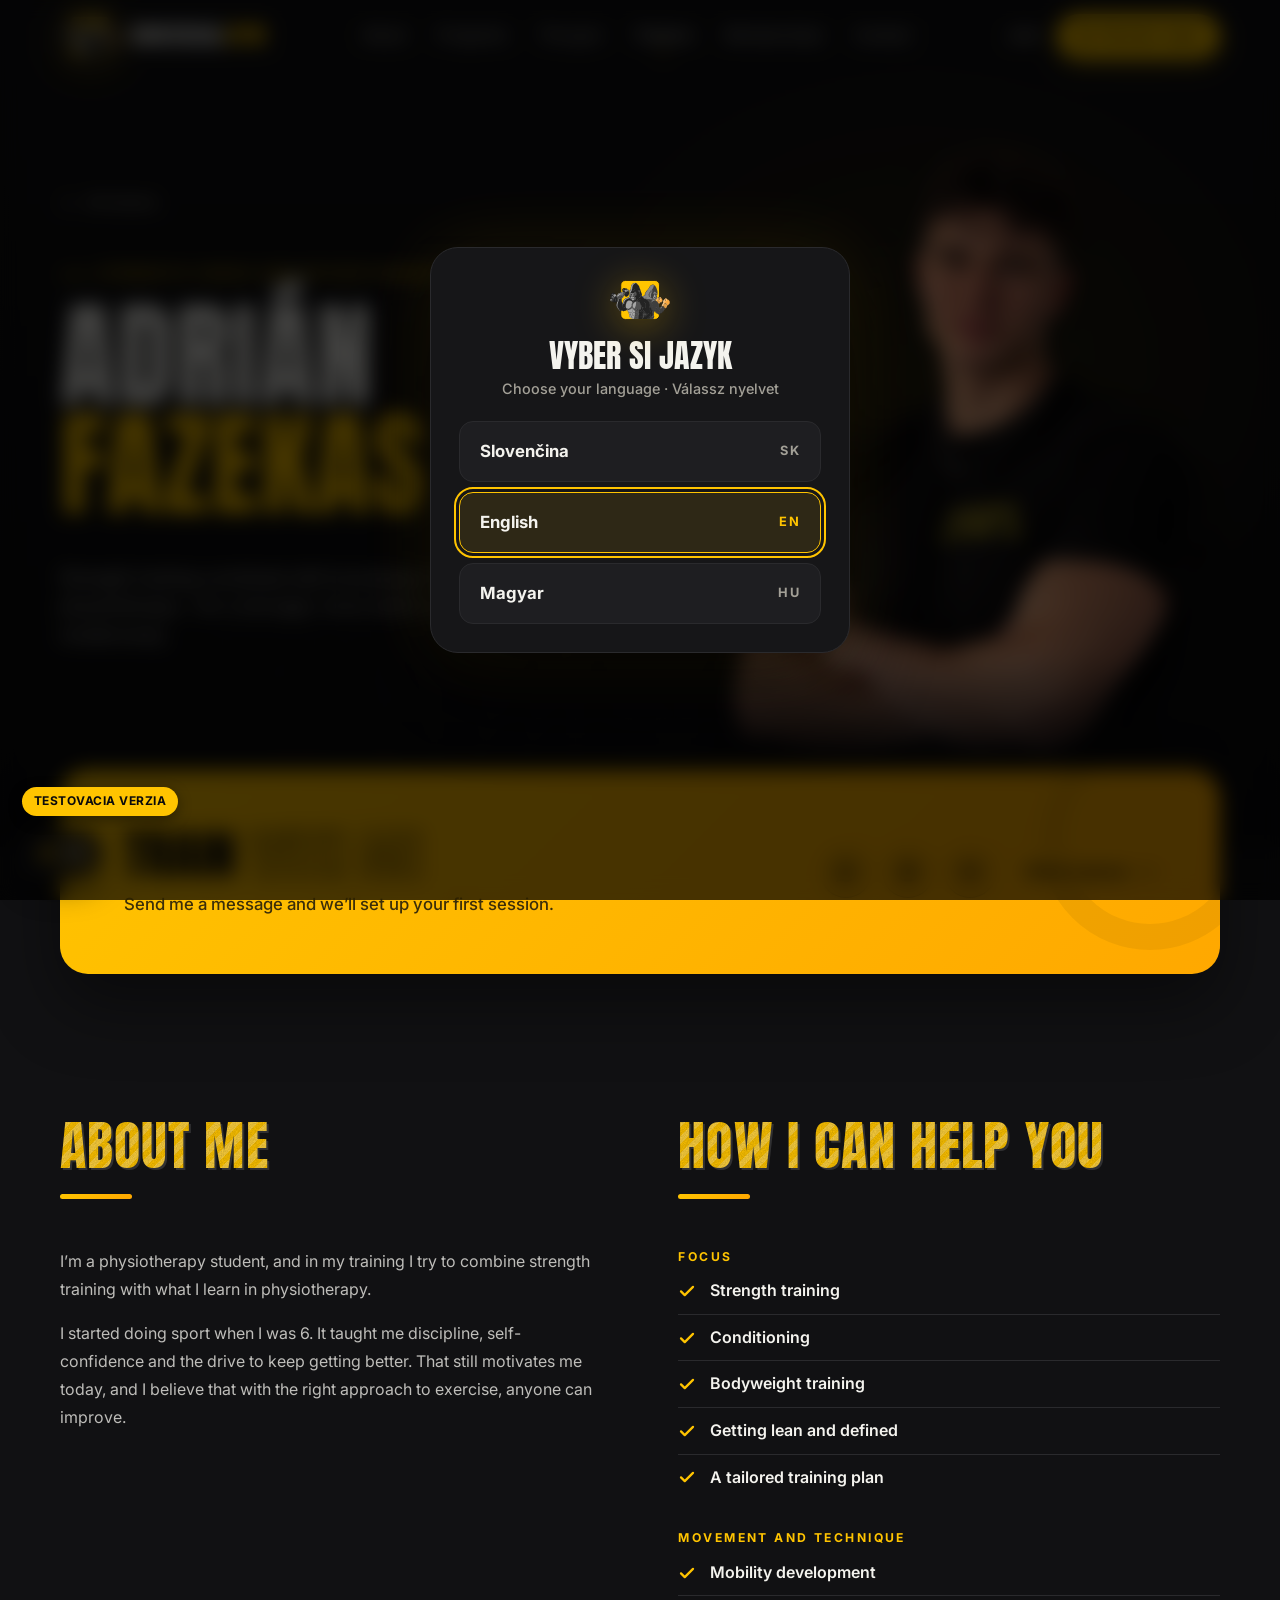
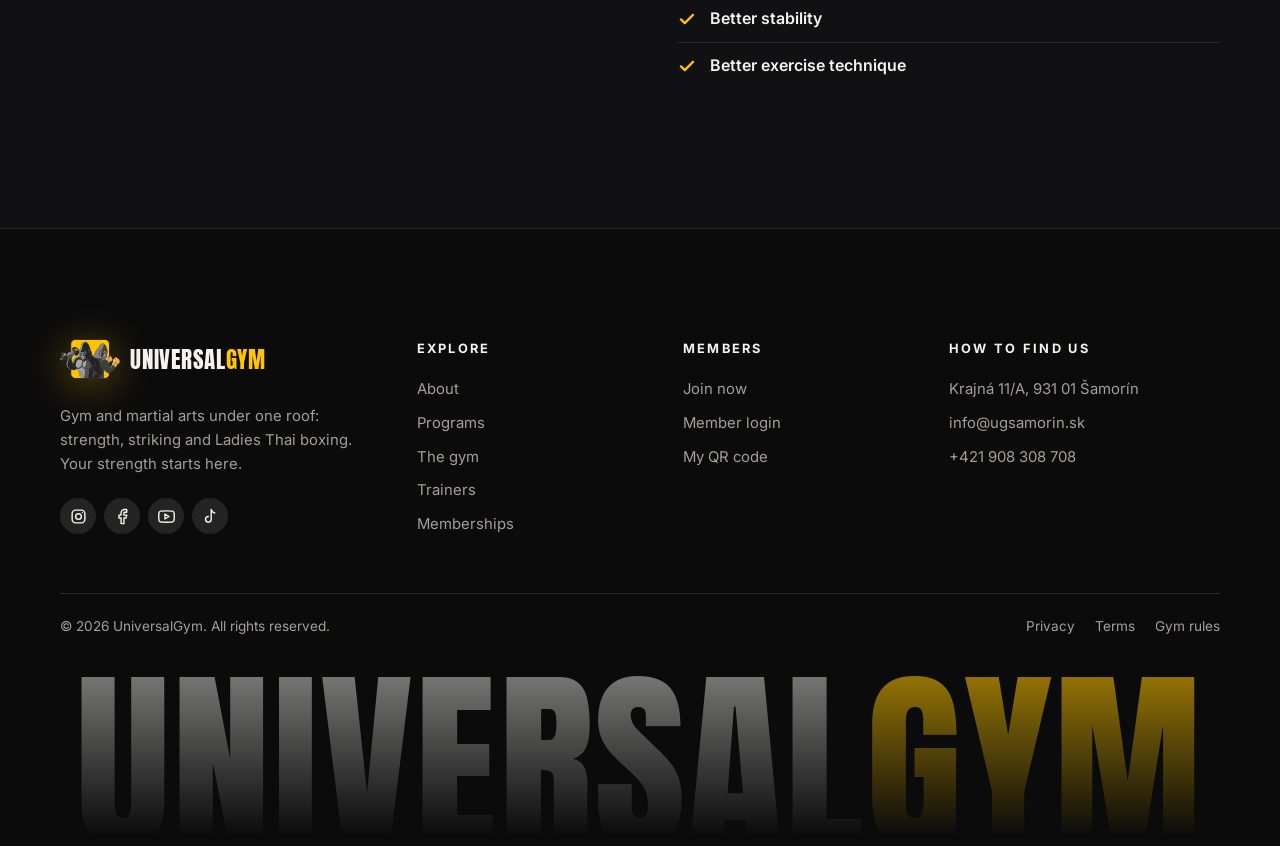
<file: docs/afazekas.html>
<!doctype html>
<html lang="sk">
	<head>
		<meta charset="utf-8" />
		<meta name="robots" content="noindex, nofollow" />
		<meta name="viewport" content="width=device-width, initial-scale=1" />
		<link rel="icon" href="assets/img/favicon.svg" type="image/svg+xml" />
		<link rel="icon" href="assets/img/favicon-32.png" type="image/png" sizes="32x32" />
		<link rel="apple-touch-icon" href="assets/img/apple-touch-icon.png" />
		<title data-i18n="afazekas.pageTitle">Adrián Fazekas – tréner | Universal Gym Šamorín</title>
		<meta
			name="description"
			content="Universal Gym Šamorín: silový tréning, striking, thajský box pre ženy, Krav Maga, Metcon a tréningy pre deti – každý tréning s certifikovaným trénerom."
		/>
		<meta name="theme-color" content="#0b0b0c" />
		<!-- The site is dark already: stops phones in dark mode (Samsung Internet, Chrome) from recolouring it -->
		<meta name="color-scheme" content="dark" />
		<link rel="preconnect" href="https://fonts.googleapis.com" />
		<link rel="preconnect" href="https://fonts.gstatic.com" crossorigin />
		<link
			href="https://fonts.googleapis.com/css2?family=Anton&family=Inter:wght@400;500;600;700;800&display=swap"
			rel="stylesheet"
		/>
		<!-- home.css: colours, top bar, buttons, footer (same as the homepage); trainer.css: trainer pages -->
		<link rel="stylesheet" href="assets/css/home.css?v=27" />
		<link rel="stylesheet" href="assets/css/trainer.css?v=37" />
		<script>
			document.documentElement.classList.add('js');
		</script>
		<script src="assets/locales/sk.js?v=18"></script>
		<script src="assets/locales/en.js?v=18"></script>
		<script src="assets/locales/hu.js?v=18"></script>
		<script src="assets/js/i18n.js"></script>
		<script src="assets/js/site-header.js" defer></script>
		<script src="assets/js/home.js?v=12" defer></script>
		<script src="assets/js/test-mode.js" defer></script>
	</head>
		<!--
			TEXTS: every text with data-i18n="…" comes from assets/locales/sk.js, en.js and hu.js.
			The page replaces the text written here with the one from those files when it loads,
			so change texts THERE (in all three languages). The Slovak text below is only a fallback.
		-->
		<a class="skip-link" href="#main" data-i18n="a11y.skip"
			>Preskočiť na obsah</a
		>
		<div class="progress" aria-hidden="true"></div>

		<!-- ===================== Navbar ===================== -->
		<header class="topbar" data-root="" data-menu-breakpoint="1121">
			<div class="topbar-inner">
				<a
					class="logo"
					href="index.html"
					aria-label="UniversalGym – úvod"
					data-i18n-attr="aria-label:a11y.home"
				>
					<span class="logo-mark"><img src="assets/img/logo.svg" alt="" /></span>
					<span class="logo-word">Universal<span>Gym</span></span>
				</a>

				<nav
					id="topbar-links"
					class="topbar-links"
					aria-label="Hlavná navigácia"
					data-i18n-attr="aria-label:nav.label"
				>
					<a href="index.html#about" data-i18n="nav.about">O nás</a>
					<a href="index.html#programs" data-i18n="nav.programs">Programy</a>
					<a href="index.html#gym" data-i18n="nav.gym">Posilňovňa</a>
					<a href="index.html#trainers" class="is-active" aria-current="page" data-i18n="nav.trainers">Tréneri</a>
					<a href="index.html#memberships" data-i18n="nav.memberships">Členstvo</a>
					<a href="index.html#visit" data-i18n="nav.contact">Kontakt</a>
					<!-- Phone menu only: QR code card and a back button (shown in the full-screen menu). -->
					<div class="menu-extra">
						<div class="menu-qr">
							<span class="menu-qr-icon"><svg viewBox="0 0 24 24" aria-hidden="true"><rect x="3" y="3" width="7" height="7" rx="1" /><rect x="14" y="3" width="7" height="7" rx="1" /><rect x="3" y="14" width="7" height="7" rx="1" /><path d="M14 14h3v3h-3zM20 14v.01M14 20h.01M17 17h3v4" /></svg></span>
							<div>
								<b data-i18n="menu.qrTitle">Tvoj QR kód</b>
								<small data-i18n="menu.qrText">Tvoja vstupenka je v členskej aplikácii.</small>
							</div>
							<a class="btn" href="#test-off" data-test-off>
								<span data-i18n="menu.qrOpen">Otvoriť môj QR kód</span>
								<svg viewBox="0 0 24 24" aria-hidden="true"><path d="M5 12h14M13 6l6 6-6 6" /></svg>
							</a>
							<p class="menu-join">
								<span data-i18n="menu.noAccount">Ešte nemáš účet?</span>
								<a href="#test-off" data-test-off data-i18n="nav.joinNow">Zaregistruj sa</a>
							</p>
						</div>
						<button class="menu-back" type="button" data-menu-close>
							<svg viewBox="0 0 24 24" aria-hidden="true"><path d="M19 12H5M11 6l-6 6 6 6" /></svg>
							<span data-i18n="menu.back">Späť na stránku</span>
						</button>
					</div>
				</nav>

				<!-- Logged out: Join / Member login. Logged in: the account icon (site-account.js). -->
				<div id="account-slot" class="account-slot">
					<a href="#test-off" data-test-off data-i18n="nav.join">Registrácia</a>
					<a href="#test-off" data-test-off class="login-link">
						<svg viewBox="0 0 24 24" aria-hidden="true">
							<rect x="3" y="3" width="7" height="7" rx="1" />
							<rect x="14" y="3" width="7" height="7" rx="1" />
							<rect x="3" y="14" width="7" height="7" rx="1" />
							<path d="M14 14h3v3h-3zM20 14v.01M14 20h.01M17 17h3v4" />
						</svg>
						<span data-i18n="nav.login">Prihlásenie</span>
					</a>
				</div>

				<button
					class="menu-toggle"
					type="button"
					aria-expanded="false"
					aria-controls="topbar-links"
					aria-label="Otvoriť menu"
					data-label-open="Otvoriť menu"
					data-label-close="Zavrieť menu"
					data-i18n-attr="aria-label:nav.openMenu, data-label-open:nav.openMenu, data-label-close:nav.closeMenu"
				>
					<span></span><span></span><span></span>
				</button>
			</div>
		</header>

		<!--
			Trainer page. Texts: keys afazekas.* (this trainer) and trainerPage.* (the same on every
			trainer page) in assets/locales/sk.js, en.js and hu.js. A new trainer: copy this file,
			change the name, photo and contact links, and add their own keys.
		-->
		<main id="main" class="tp">
			<!-- ===================== Intro: name, a short summary, photo ===================== -->
			<section class="tp-hero" id="top">
				<p class="tp-hero-word" aria-hidden="true">Fazekas</p>
				<div class="container tp-hero-inner">
					<div class="tp-intro">
						<a class="tp-back" href="index.html#trainers">
							<svg viewBox="0 0 24 24" aria-hidden="true"><path d="M19 12H5M11 6l-6 6 6 6" /></svg>
							<span data-i18n="trainerPage.back">Všetci tréneri</span>
						</a>
						<span class="eyebrow tp-rise" style="--i: 0" data-i18n="afazekas.role">Silový tréner a študent fyzioterapie</span>
						<h1 class="tp-name">
							<span class="tp-rise" style="--i: 1">Adrián</span>
							<span class="tp-rise accent" style="--i: 2">Fazekas</span>
						</h1>
						<!-- A short summary under the name (afazekas.summary) -->
						<p class="tp-summary tp-rise" style="--i: 3" data-i18n="afazekas.summary">Silový tréning prepojený s poznatkami z fyzioterapie – pre silnejšie, stabilnejšie a pohyblivejšie telo.</p>
					</div>

					<figure class="tp-photo">
						<img
							src="assets/img/trainers/afazekas_2.webp"
							alt="Adrián Fazekas"
							width="845"
							height="1100"
						/>
					</figure>
				</div>
			</section>

			<!-- ===================== Contact card: overlaps the bottom of the intro and merges into the section below =====================
			     Contact links: replace each # with the real link.
			     WhatsApp: https://wa.me/421XXXXXXXXX (number without +, spaces or the first 0),
			     Instagram: https://www.instagram.com/…, E-mail: mailto:name@example.sk -->
			<section class="tp-card-wrap" aria-labelledby="tp-card-title">
				<div class="container">
					<div class="tp-card">
						<div class="tp-card-text">
							<h2 id="tp-card-title" data-i18n-html="trainerPage.ctaTitle">Trénuj <em>so mnou</em></h2>
							<p data-i18n="trainerPage.ctaText">Napíš mi a dohodneme si prvý tréning.</p>
						</div>
						<div class="tp-card-actions">
							<div class="tp-card-social">
								<a class="tp-social" href="https://wa.me/421917664350" target="_blank" rel="noopener" aria-label="WhatsApp"><svg class="tp-icon-fill" viewBox="0 0 24 24" aria-hidden="true"><path d="M17.472 14.382c-.297-.149-1.758-.867-2.03-.967-.273-.099-.471-.148-.67.15-.197.297-.767.966-.94 1.164-.173.199-.347.223-.644.075-.297-.15-1.255-.463-2.39-1.475-.883-.788-1.48-1.761-1.653-2.059-.173-.297-.018-.458.13-.606.134-.133.298-.347.446-.52.149-.174.198-.298.298-.497.099-.198.05-.371-.025-.52-.075-.149-.669-1.612-.916-2.207-.242-.579-.487-.5-.669-.51-.173-.008-.371-.01-.57-.01-.198 0-.52.074-.792.372-.272.297-1.04 1.016-1.04 2.479 0 1.462 1.065 2.875 1.213 3.074.149.198 2.096 3.2 5.077 4.487.709.306 1.262.489 1.694.625.712.227 1.36.195 1.871.118.571-.085 1.758-.719 2.006-1.413.248-.694.248-1.289.173-1.413-.074-.124-.272-.198-.57-.347m-5.421 7.403h-.004a9.87 9.87 0 0 1-5.031-1.378l-.361-.214-3.741.982.998-3.648-.235-.374a9.86 9.86 0 0 1-1.51-5.26c.001-5.45 4.436-9.884 9.888-9.884 2.64 0 5.122 1.03 6.988 2.898a9.825 9.825 0 0 1 2.893 6.994c-.003 5.45-4.437 9.884-9.885 9.884m8.413-18.297A11.815 11.815 0 0 0 12.05 0C5.495 0 .16 5.335.157 11.892c0 2.096.547 4.142 1.588 5.945L.057 24l6.305-1.654a11.882 11.882 0 0 0 5.683 1.448h.005c6.554 0 11.89-5.335 11.893-11.893a11.821 11.821 0 0 0-3.48-8.413z" /></svg></a>
								<a class="tp-social" href="https://www.instagram.com/adrian_fazekas9" target="_blank" rel="noopener" aria-label="Instagram"><svg viewBox="0 0 24 24" aria-hidden="true"><rect x="3" y="3" width="18" height="18" rx="5" /><circle cx="12" cy="12" r="4" /><path d="M17.5 6.5h.01" /></svg></a>
								<a class="tp-social" href="mailto:adrifa103@gmail.com" aria-label="E-mail"><svg viewBox="0 0 24 24" aria-hidden="true"><rect x="3" y="5" width="18" height="14" rx="2" /><path d="m3 7 9 6 9-6" /></svg></a>
							</div>
							<a class="tp-card-link" href="index.html#trainers">
								<span data-i18n="trainerPage.otherTrainers">Ďalší tréneri</span>
								<svg viewBox="0 0 24 24" aria-hidden="true"><path d="M5 12h14M13 6l6 6-6 6" /></svg>
							</a>
						</div>
					</div>
				</div>
			</section>

			<!-- ===================== About me (left) and How I can help (right) ===================== -->
			<section class="section section-alt tp-about" id="o-mne">
				<div class="container tp-about-grid">
					<div class="reveal">
						<h2 class="tp-about-title"><span data-i18n="trainerPage.about">O mne</span></h2>
						<!-- Paragraphs in afazekas.about (class="is-plain": all the same size; without it the first one is bigger) -->
						<div class="tp-about-text is-plain" data-i18n-html="afazekas.about">
							<p>Som študent fyzioterapie a vo svojich tréningoch sa snažím prepájať silový tréning s poznatkami z fyzioterapie.</p>
							<p>So športom som začal ako 6-ročný. Naučil ma disciplíne, sebavedomiu a chuti neustále sa zlepšovať. To ma motivuje dodnes a verím, že so správnym prístupom k cvičeniu sa dokáže zlepšovať každý.</p>
						</div>
					</div>
					<div class="reveal" style="--i: 1">
						<h2 class="tp-about-title"><span data-i18n="trainerPage.help">V čom ti pomôžem</span></h2>
						<!-- Groups: a small heading (<p class="tp-help-group">) and a list under it; any number of groups and items.
						     class="is-detailed" on a list: longer items in normal weight, the part in <b> stands out. -->
						<p class="tp-help-group" data-i18n="afazekas.groupFocus">Zameranie</p>
						<ul class="tp-help-list">
							<li data-i18n="afazekas.help1">Silový tréning</li>
							<li data-i18n="afazekas.help3">Kondičný tréning</li>
							<li data-i18n="afazekas.help6">Cvičenie s vlastnou váhou</li>
							<li data-i18n="afazekas.help8">Rysovanie postavy</li>
							<li data-i18n="afazekas.help5">Tréningový plán na mieru</li>
						</ul>
						<p class="tp-help-group" data-i18n="afazekas.groupMovement">Pohyb a technika</p>
						<ul class="tp-help-list">
							<li data-i18n="afazekas.help2">Rozvoj mobility</li>
							<li data-i18n="afazekas.help4">Zlepšenie stability</li>
							<li data-i18n="afazekas.help7">Zlepšenie techniky cvičenia</li>
						</ul>
					</div>
				</div>
			</section>
		</main>

		<!-- ===================== Footer ===================== -->
		<footer class="site-footer">
			<div class="container">
				<div class="footer-grid">
					<div>
						<a
							class="logo"
							href="index.html"
							aria-label="UniversalGym – úvod"
							data-i18n-attr="aria-label:a11y.home"
						>
							<span class="logo-mark"><img src="assets/img/logo.svg" alt="" /></span>
							<span class="logo-word">Universal<span>Gym</span></span>
						</a>
						<p data-i18n="footer.about">
							Posilňovňa a bojové športy pod jednou strechou: sila, striking a
							thajský box pre ženy. Tvoja sila začína tu.
						</p>
						<div class="socials">
							<a href="#" aria-label="Instagram"
								><svg viewBox="0 0 24 24">
									<rect x="3" y="3" width="18" height="18" rx="5" />
									<circle cx="12" cy="12" r="4" />
									<path d="M17.5 6.5h.01" /></svg
							></a>
							<a href="#" aria-label="Facebook"
								><svg viewBox="0 0 24 24">
									<path
										d="M18 2h-3a5 5 0 0 0-5 5v3H7v4h3v8h4v-8h3l1-4h-4V7a1 1 0 0 1 1-1h3z"
									/></svg
							></a>
							<a href="#" aria-label="YouTube"
								><svg viewBox="0 0 24 24">
									<path
										d="M22.5 6.4a2.8 2.8 0 0 0-2-2C18.9 4 12 4 12 4s-6.9 0-8.5.4a2.8 2.8 0 0 0-2 2A29 29 0 0 0 1 12a29 29 0 0 0 .5 5.6 2.8 2.8 0 0 0 2 2C5.1 20 12 20 12 20s6.9 0 8.5-.4a2.8 2.8 0 0 0 2-2A29 29 0 0 0 23 12a29 29 0 0 0-.5-5.6z"
									/>
									<path d="M9.8 15.5l5.7-3.5-5.7-3.5z" /></svg
							></a>
							<a href="#" aria-label="TikTok"
								><svg viewBox="0 0 24 24">
									<path d="M9 12a4 4 0 1 0 4 4V2c.5 2.5 2.5 4.5 5 5" /></svg
							></a>
						</div>
					</div>

					<div>
						<h4 data-i18n="footer.explore">Preskúmaj</h4>
						<ul>
							<li><a href="index.html#about" data-i18n="nav.about">O nás</a></li>
							<li><a href="index.html#programs" data-i18n="nav.programs">Programy</a></li>
							<li><a href="index.html#gym" data-i18n="nav.gym">Posilňovňa</a></li>
							<li><a href="index.html#trainers" data-i18n="nav.trainers">Tréneri</a></li>
							<li>
								<a href="index.html#memberships" data-i18n="nav.memberships">Členstvo</a>
							</li>
						</ul>
					</div>

					<div>
						<h4 data-i18n="footer.members">Pre členov</h4>
						<ul>
							<li>
								<a href="#test-off" data-test-off data-i18n="nav.joinNow">Zaregistruj sa</a>
							</li>
							<li>
								<a href="#test-off" data-test-off data-i18n="nav.login">Prihlásenie</a>
							</li>
							<li>
								<a href="#test-off" data-test-off data-i18n="footer.myQr"
									>Môj QR kód</a
								>
							</li>
						</ul>
					</div>

					<div>
						<h4 data-i18n="footer.loop">Ako k nám?</h4>
						<ul>
							<li>Krajná 11/A, 931 01 Šamorín</li>
							<li>
								<a href="mailto:info@ugsamorin.sk"
									>info@ugsamorin.sk</a
								>
							</li>
							<li><a href="tel:+421908308708">+421 908 308 708</a></li>
						</ul>
					</div>
				</div>

				<div class="footer-bottom">
					<span
						>© <span data-year>2026</span>
						<span data-i18n="footer.rights"
							>UniversalGym. Všetky práva vyhradené.</span
						></span
					>
					<nav
						aria-label="Právne informácie"
						data-i18n-attr="aria-label:footer.legal"
					>
						<a href="#" data-i18n="footer.privacy">Ochrana súkromia</a>
						<a href="#" data-i18n="footer.terms">Podmienky</a>
						<a href="#" data-i18n="footer.rules">Prevádzkový poriadok</a>
					</nav>
				</div>
			</div>

			<p class="footer-word" aria-hidden="true">
				<span>Universal</span><span class="y">Gym</span>
			</p>
		</footer>

		<button
			class="to-top"
			type="button"
			aria-label="Späť hore"
			data-i18n-attr="aria-label:a11y.toTop"
		>
			<svg viewBox="0 0 24 24"><path d="M12 19V5M6 11l6-6 6 6" /></svg>
		</button>

		<!-- Language button (bottom-left) and picker. The picker also opens by itself on the
		     first visit; the choice is remembered. Handled by assets/js/i18n.js. -->
		<button
			class="lang-fab"
			type="button"
			data-open-lang
			aria-label="Jazyk"
			data-i18n-attr="aria-label:nav.language"
		>
			<svg viewBox="0 0 24 24" aria-hidden="true">
				<circle cx="12" cy="12" r="9" />
				<path d="M3 12h18M12 3a14 14 0 0 1 0 18M12 3a14 14 0 0 0 0 18" />
			</svg>
			<span data-lang-current>SK</span>
		</button>

		<div
			class="lang-modal"
			role="dialog"
			aria-modal="true"
			aria-labelledby="lang-modal-title"
			hidden
		>
			<div class="lang-card">
				<span class="logo-mark"><img src="assets/img/logo.svg" alt="" /></span>
				<!-- Shown in all three languages on purpose: the visitor has not picked one yet. -->
				<h2 id="lang-modal-title">
					Vyber si jazyk<span>Choose your language · Válassz nyelvet</span>
				</h2>
				<div class="lang-options">
					<button type="button" data-lang="sk" lang="sk" aria-pressed="true">
						<b>Slovenčina</b><span>SK</span>
					</button>
					<button type="button" data-lang="en" lang="en" aria-pressed="false">
						<b>English</b><span>EN</span>
					</button>
					<button type="button" data-lang="hu" lang="hu" aria-pressed="false">
						<b>Magyar</b><span>HU</span>
					</button>
				</div>
			</div>
		</div>

	</body>
</html>
</file>
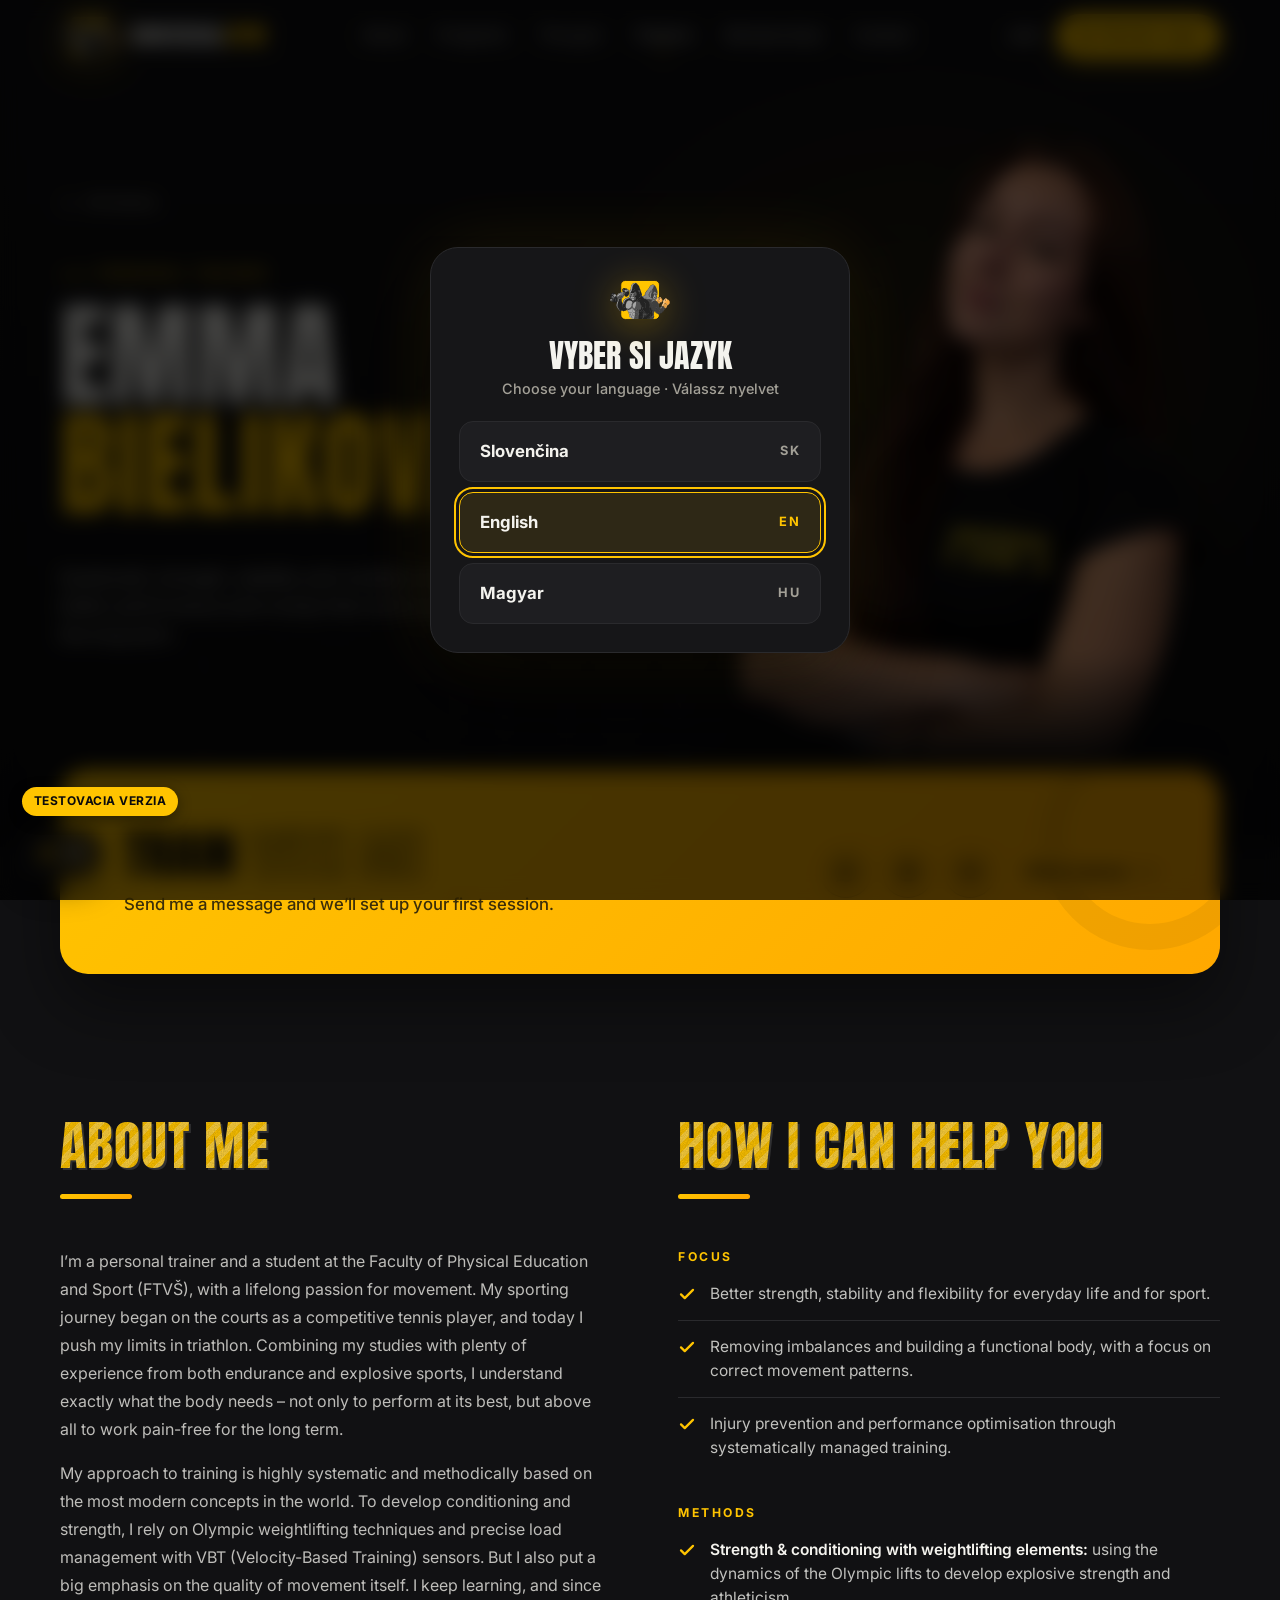
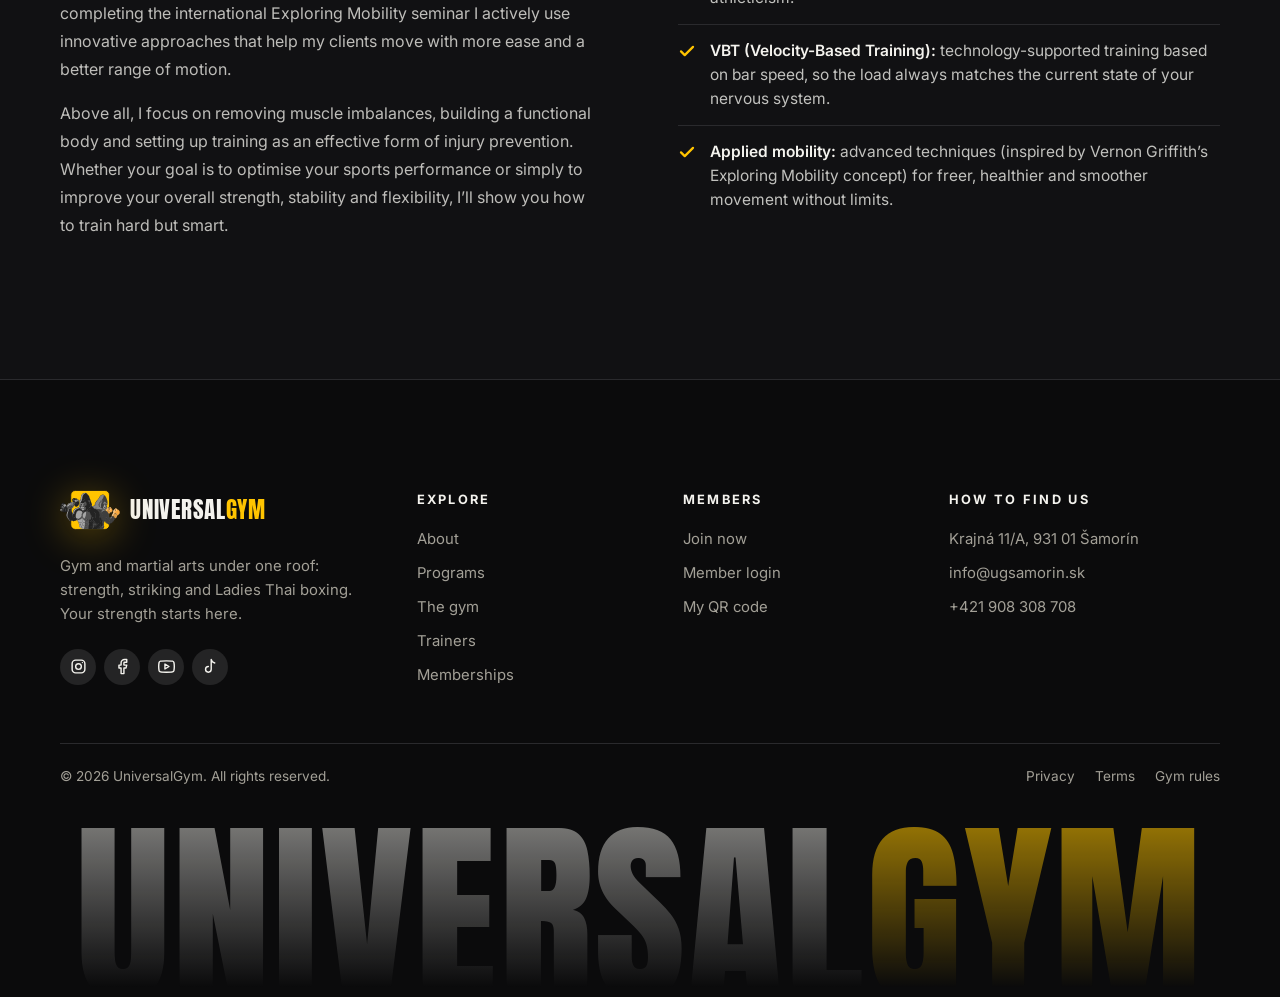
<file: docs/ebielikova.html>
<!doctype html>
<html lang="sk">
	<head>
		<meta charset="utf-8" />
		<meta name="robots" content="noindex, nofollow" />
		<meta name="viewport" content="width=device-width, initial-scale=1" />
		<link rel="icon" href="assets/img/favicon.svg" type="image/svg+xml" />
		<link rel="icon" href="assets/img/favicon-32.png" type="image/png" sizes="32x32" />
		<link rel="apple-touch-icon" href="assets/img/apple-touch-icon.png" />
		<title data-i18n="ebielikova.pageTitle">Emma Bieliková – trénerka | Universal Gym Šamorín</title>
		<meta
			name="description"
			content="Universal Gym Šamorín: silový tréning, striking, thajský box pre ženy, Krav Maga, Metcon a tréningy pre deti – každý tréning s certifikovaným trénerom."
		/>
		<meta name="theme-color" content="#0b0b0c" />
		<!-- The site is dark already: stops phones in dark mode (Samsung Internet, Chrome) from recolouring it -->
		<meta name="color-scheme" content="dark" />
		<link rel="preconnect" href="https://fonts.googleapis.com" />
		<link rel="preconnect" href="https://fonts.gstatic.com" crossorigin />
		<link
			href="https://fonts.googleapis.com/css2?family=Anton&family=Inter:wght@400;500;600;700;800&display=swap"
			rel="stylesheet"
		/>
		<!-- home.css: colours, top bar, buttons, footer (same as the homepage); trainer.css: trainer pages -->
		<link rel="stylesheet" href="assets/css/home.css?v=27" />
		<link rel="stylesheet" href="assets/css/trainer.css?v=37" />
		<script>
			document.documentElement.classList.add('js');
		</script>
		<script src="assets/locales/sk.js?v=18"></script>
		<script src="assets/locales/en.js?v=18"></script>
		<script src="assets/locales/hu.js?v=18"></script>
		<script src="assets/js/i18n.js"></script>
		<script src="assets/js/site-header.js" defer></script>
		<script src="assets/js/home.js?v=12" defer></script>
		<script src="assets/js/test-mode.js" defer></script>
	</head>
		<!--
			TEXTS: every text with data-i18n="…" comes from assets/locales/sk.js, en.js and hu.js.
			The page replaces the text written here with the one from those files when it loads,
			so change texts THERE (in all three languages). The Slovak text below is only a fallback.
		-->
		<a class="skip-link" href="#main" data-i18n="a11y.skip"
			>Preskočiť na obsah</a
		>
		<div class="progress" aria-hidden="true"></div>

		<!-- ===================== Navbar ===================== -->
		<header class="topbar" data-root="" data-menu-breakpoint="1121">
			<div class="topbar-inner">
				<a
					class="logo"
					href="index.html"
					aria-label="UniversalGym – úvod"
					data-i18n-attr="aria-label:a11y.home"
				>
					<span class="logo-mark"><img src="assets/img/logo.svg" alt="" /></span>
					<span class="logo-word">Universal<span>Gym</span></span>
				</a>

				<nav
					id="topbar-links"
					class="topbar-links"
					aria-label="Hlavná navigácia"
					data-i18n-attr="aria-label:nav.label"
				>
					<a href="index.html#about" data-i18n="nav.about">O nás</a>
					<a href="index.html#programs" data-i18n="nav.programs">Programy</a>
					<a href="index.html#gym" data-i18n="nav.gym">Posilňovňa</a>
					<a href="index.html#trainers" class="is-active" aria-current="page" data-i18n="nav.trainers">Tréneri</a>
					<a href="index.html#memberships" data-i18n="nav.memberships">Členstvo</a>
					<a href="index.html#visit" data-i18n="nav.contact">Kontakt</a>
					<!-- Phone menu only: QR code card and a back button (shown in the full-screen menu). -->
					<div class="menu-extra">
						<div class="menu-qr">
							<span class="menu-qr-icon"><svg viewBox="0 0 24 24" aria-hidden="true"><rect x="3" y="3" width="7" height="7" rx="1" /><rect x="14" y="3" width="7" height="7" rx="1" /><rect x="3" y="14" width="7" height="7" rx="1" /><path d="M14 14h3v3h-3zM20 14v.01M14 20h.01M17 17h3v4" /></svg></span>
							<div>
								<b data-i18n="menu.qrTitle">Tvoj QR kód</b>
								<small data-i18n="menu.qrText">Tvoja vstupenka je v členskej aplikácii.</small>
							</div>
							<a class="btn" href="#test-off" data-test-off>
								<span data-i18n="menu.qrOpen">Otvoriť môj QR kód</span>
								<svg viewBox="0 0 24 24" aria-hidden="true"><path d="M5 12h14M13 6l6 6-6 6" /></svg>
							</a>
							<p class="menu-join">
								<span data-i18n="menu.noAccount">Ešte nemáš účet?</span>
								<a href="#test-off" data-test-off data-i18n="nav.joinNow">Zaregistruj sa</a>
							</p>
						</div>
						<button class="menu-back" type="button" data-menu-close>
							<svg viewBox="0 0 24 24" aria-hidden="true"><path d="M19 12H5M11 6l-6 6 6 6" /></svg>
							<span data-i18n="menu.back">Späť na stránku</span>
						</button>
					</div>
				</nav>

				<!-- Logged out: Join / Member login. Logged in: the account icon (site-account.js). -->
				<div id="account-slot" class="account-slot">
					<a href="#test-off" data-test-off data-i18n="nav.join">Registrácia</a>
					<a href="#test-off" data-test-off class="login-link">
						<svg viewBox="0 0 24 24" aria-hidden="true">
							<rect x="3" y="3" width="7" height="7" rx="1" />
							<rect x="14" y="3" width="7" height="7" rx="1" />
							<rect x="3" y="14" width="7" height="7" rx="1" />
							<path d="M14 14h3v3h-3zM20 14v.01M14 20h.01M17 17h3v4" />
						</svg>
						<span data-i18n="nav.login">Prihlásenie</span>
					</a>
				</div>

				<button
					class="menu-toggle"
					type="button"
					aria-expanded="false"
					aria-controls="topbar-links"
					aria-label="Otvoriť menu"
					data-label-open="Otvoriť menu"
					data-label-close="Zavrieť menu"
					data-i18n-attr="aria-label:nav.openMenu, data-label-open:nav.openMenu, data-label-close:nav.closeMenu"
				>
					<span></span><span></span><span></span>
				</button>
			</div>
		</header>

		<!--
			Trainer page. Texts: keys ebielikova.* (this trainer) and trainerPage.* (the same on every
			trainer page) in assets/locales/sk.js, en.js and hu.js. A new trainer: copy this file,
			change the name, photo and contact links, and add their own keys.
		-->
		<main id="main" class="tp">
			<!-- ===================== Intro: name, a short summary, photo ===================== -->
			<section class="tp-hero" id="top">
				<p class="tp-hero-word" aria-hidden="true">Bieliková</p>
				<div class="container tp-hero-inner">
					<div class="tp-intro">
						<a class="tp-back" href="index.html#trainers">
							<svg viewBox="0 0 24 24" aria-hidden="true"><path d="M19 12H5M11 6l-6 6 6 6" /></svg>
							<span data-i18n="trainerPage.back">Všetci tréneri</span>
						</a>
						<span class="eyebrow tp-rise" style="--i: 0" data-i18n="ebielikova.role">Osobná trénerka</span>
						<h1 class="tp-name">
							<span class="tp-rise" style="--i: 1">Emma</span>
							<span class="tp-rise accent" style="--i: 2">Bieliková</span>
						</h1>
						<!-- A short summary under the name (ebielikova.summary) -->
						<p class="tp-summary tp-rise" style="--i: 3" data-i18n="ebielikova.summary">Systematický tréning sily, stability a mobility – pre lepší výkon aj telo, ktoré dlhodobo funguje bez bolestí.</p>
					</div>

					<figure class="tp-photo">
						<img
							src="assets/img/trainers/ebielikova_2.webp"
							alt="Emma Bieliková"
							width="845"
							height="1100"
						/>
					</figure>
				</div>
			</section>

			<!-- ===================== Contact card: overlaps the bottom of the intro and merges into the section below =====================
			     Contact links: replace each # with the real link.
			     WhatsApp: https://wa.me/421XXXXXXXXX (number without +, spaces or the first 0),
			     Instagram: https://www.instagram.com/…, E-mail: mailto:name@example.sk -->
			<section class="tp-card-wrap" aria-labelledby="tp-card-title">
				<div class="container">
					<div class="tp-card">
						<div class="tp-card-text">
							<h2 id="tp-card-title" data-i18n-html="trainerPage.ctaTitle">Trénuj <em>so mnou</em></h2>
							<p data-i18n="trainerPage.ctaText">Napíš mi a dohodneme si prvý tréning.</p>
						</div>
						<div class="tp-card-actions">
							<div class="tp-card-social">
								<a class="tp-social" href="https://wa.me/421948042021" target="_blank" rel="noopener" aria-label="WhatsApp"><svg class="tp-icon-fill" viewBox="0 0 24 24" aria-hidden="true"><path d="M17.472 14.382c-.297-.149-1.758-.867-2.03-.967-.273-.099-.471-.148-.67.15-.197.297-.767.966-.94 1.164-.173.199-.347.223-.644.075-.297-.15-1.255-.463-2.39-1.475-.883-.788-1.48-1.761-1.653-2.059-.173-.297-.018-.458.13-.606.134-.133.298-.347.446-.52.149-.174.198-.298.298-.497.099-.198.05-.371-.025-.52-.075-.149-.669-1.612-.916-2.207-.242-.579-.487-.5-.669-.51-.173-.008-.371-.01-.57-.01-.198 0-.52.074-.792.372-.272.297-1.04 1.016-1.04 2.479 0 1.462 1.065 2.875 1.213 3.074.149.198 2.096 3.2 5.077 4.487.709.306 1.262.489 1.694.625.712.227 1.36.195 1.871.118.571-.085 1.758-.719 2.006-1.413.248-.694.248-1.289.173-1.413-.074-.124-.272-.198-.57-.347m-5.421 7.403h-.004a9.87 9.87 0 0 1-5.031-1.378l-.361-.214-3.741.982.998-3.648-.235-.374a9.86 9.86 0 0 1-1.51-5.26c.001-5.45 4.436-9.884 9.888-9.884 2.64 0 5.122 1.03 6.988 2.898a9.825 9.825 0 0 1 2.893 6.994c-.003 5.45-4.437 9.884-9.885 9.884m8.413-18.297A11.815 11.815 0 0 0 12.05 0C5.495 0 .16 5.335.157 11.892c0 2.096.547 4.142 1.588 5.945L.057 24l6.305-1.654a11.882 11.882 0 0 0 5.683 1.448h.005c6.554 0 11.89-5.335 11.893-11.893a11.821 11.821 0 0 0-3.48-8.413z" /></svg></a>
								<a class="tp-social" href="https://www.instagram.com/e._bielikova/" target="_blank" rel="noopener" aria-label="Instagram"><svg viewBox="0 0 24 24" aria-hidden="true"><rect x="3" y="3" width="18" height="18" rx="5" /><circle cx="12" cy="12" r="4" /><path d="M17.5 6.5h.01" /></svg></a>
								<a class="tp-social" href="mailto:info@rjcoach.sk" aria-label="E-mail"><svg viewBox="0 0 24 24" aria-hidden="true"><rect x="3" y="5" width="18" height="14" rx="2" /><path d="m3 7 9 6 9-6" /></svg></a>
							</div>
							<a class="tp-card-link" href="index.html#trainers">
								<span data-i18n="trainerPage.otherTrainers">Ďalší tréneri</span>
								<svg viewBox="0 0 24 24" aria-hidden="true"><path d="M5 12h14M13 6l6 6-6 6" /></svg>
							</a>
						</div>
					</div>
				</div>
			</section>

			<!-- ===================== About me (left) and How I can help (right) ===================== -->
			<section class="section section-alt tp-about" id="o-mne">
				<div class="container tp-about-grid">
					<div class="reveal">
						<h2 class="tp-about-title"><span data-i18n="trainerPage.about">O mne</span></h2>
						<!-- Paragraphs in ebielikova.about (class="is-plain": all the same size; without it the first one is bigger) -->
						<div class="tp-about-text is-plain" data-i18n-html="ebielikova.about">
							<p>Som osobná trénerka a študentka FTVŠ s celoživotnou vášňou pre pohyb. Moja športová cesta začala na kurtoch ako súťažná tenistka a v súčasnosti svoje limity posúvam v aktívnom triatlone. Vďaka prepojeniu štúdia a bohatých skúseností z vytrvalostného aj dynamického športu presne rozumiem tomu, čo telo potrebuje nielen na podanie špičkového výkonu, ale najmä na to, aby dlhodobo fungovalo bez bolestí.</p>
							<p>Môj prístup k tréningu je vysoko systematický a metodicky vychádza z najmodernejších svetových konceptov. Pri rozvoji kondície a sily sa spolieham na techniky olympijského vzpierania a presné riadenie záťaže pomocou VBT (Velocity-Based Training) senzorov. Veľký dôraz však kladiem aj na samotnú kvalitu pohybu. Neustále sa vzdelávam a po absolvovaní medzinárodného seminára Exploring Mobility aktívne využívam inovatívne prístupy, ktoré mojim klientom pomáhajú hýbať sa s väčšou ľahkosťou a lepším rozsahom.</p>
							<p>Zameriavam sa predovšetkým na odstránenie svalových dysbalancií, komplexné vybudovanie funkčného tela a nastavenie tréningu ako formy účinnej prevencie zranení. Či už je tvojím cieľom optimalizácia športového výkonu, alebo jednoducho zlepšenie celkovej sily, stability a flexibility, ukážem ti cestu, ako trénovať tvrdo, no zároveň inteligentne.</p>
						</div>
					</div>
					<div class="reveal" style="--i: 1">
						<h2 class="tp-about-title"><span data-i18n="trainerPage.help">V čom ti pomôžem</span></h2>
						<!-- Groups: a small heading (<p class="tp-help-group">) and a list under it; any number of groups and items.
						     class="is-detailed" on a list: longer items in normal weight, the part in <b> stands out. -->
						<p class="tp-help-group" data-i18n="ebielikova.groupFocus">Zameranie</p>
						<ul class="tp-help-list is-detailed">
							<li data-i18n-html="ebielikova.help1">Zlepšenie sily, stability a flexibility pre bežný život aj športové nasadenie.</li>
							<li data-i18n-html="ebielikova.help2">Odstránenie dysbalancií a vybudovanie funkčného tela s dôrazom na správne pohybové vzorce.</li>
							<li data-i18n-html="ebielikova.help3">Prevencia zranení a optimalizácia výkonu prostredníctvom systematicky riadeného tréningu.</li>
						</ul>
						<p class="tp-help-group" data-i18n="ebielikova.groupMethods">Metódy</p>
						<ul class="tp-help-list is-detailed">
							<li data-i18n-html="ebielikova.help4"><b>Silovo-kondičná príprava s prvkami vzpierania:</b> využívanie dynamiky olympijských disciplín na rozvoj explozívnej sily a atletickosti.</li>
							<li data-i18n-html="ebielikova.help5"><b>VBT (Velocity-Based Training):</b> technologicky podporené riadenie tréningu na základe rýchlosti osi, čo zabezpečuje ideálne dávkovanie záťaže podľa aktuálneho stavu nervovej sústavy.</li>
							<li data-i18n-html="ebielikova.help6"><b>Aplikovaná mobilita:</b> implementácia pokročilých techník (inšpirovaných konceptom Exploring Mobility Vernona Griffitha) pre voľnejší, zdravší a plynulejší pohyb bez obmedzení.</li>
						</ul>
					</div>
				</div>
			</section>
		</main>

		<!-- ===================== Footer ===================== -->
		<footer class="site-footer">
			<div class="container">
				<div class="footer-grid">
					<div>
						<a
							class="logo"
							href="index.html"
							aria-label="UniversalGym – úvod"
							data-i18n-attr="aria-label:a11y.home"
						>
							<span class="logo-mark"><img src="assets/img/logo.svg" alt="" /></span>
							<span class="logo-word">Universal<span>Gym</span></span>
						</a>
						<p data-i18n="footer.about">
							Posilňovňa a bojové športy pod jednou strechou: sila, striking a
							thajský box pre ženy. Tvoja sila začína tu.
						</p>
						<div class="socials">
							<a href="#" aria-label="Instagram"
								><svg viewBox="0 0 24 24">
									<rect x="3" y="3" width="18" height="18" rx="5" />
									<circle cx="12" cy="12" r="4" />
									<path d="M17.5 6.5h.01" /></svg
							></a>
							<a href="#" aria-label="Facebook"
								><svg viewBox="0 0 24 24">
									<path
										d="M18 2h-3a5 5 0 0 0-5 5v3H7v4h3v8h4v-8h3l1-4h-4V7a1 1 0 0 1 1-1h3z"
									/></svg
							></a>
							<a href="#" aria-label="YouTube"
								><svg viewBox="0 0 24 24">
									<path
										d="M22.5 6.4a2.8 2.8 0 0 0-2-2C18.9 4 12 4 12 4s-6.9 0-8.5.4a2.8 2.8 0 0 0-2 2A29 29 0 0 0 1 12a29 29 0 0 0 .5 5.6 2.8 2.8 0 0 0 2 2C5.1 20 12 20 12 20s6.9 0 8.5-.4a2.8 2.8 0 0 0 2-2A29 29 0 0 0 23 12a29 29 0 0 0-.5-5.6z"
									/>
									<path d="M9.8 15.5l5.7-3.5-5.7-3.5z" /></svg
							></a>
							<a href="#" aria-label="TikTok"
								><svg viewBox="0 0 24 24">
									<path d="M9 12a4 4 0 1 0 4 4V2c.5 2.5 2.5 4.5 5 5" /></svg
							></a>
						</div>
					</div>

					<div>
						<h4 data-i18n="footer.explore">Preskúmaj</h4>
						<ul>
							<li><a href="index.html#about" data-i18n="nav.about">O nás</a></li>
							<li><a href="index.html#programs" data-i18n="nav.programs">Programy</a></li>
							<li><a href="index.html#gym" data-i18n="nav.gym">Posilňovňa</a></li>
							<li><a href="index.html#trainers" data-i18n="nav.trainers">Tréneri</a></li>
							<li>
								<a href="index.html#memberships" data-i18n="nav.memberships">Členstvo</a>
							</li>
						</ul>
					</div>

					<div>
						<h4 data-i18n="footer.members">Pre členov</h4>
						<ul>
							<li>
								<a href="#test-off" data-test-off data-i18n="nav.joinNow">Zaregistruj sa</a>
							</li>
							<li>
								<a href="#test-off" data-test-off data-i18n="nav.login">Prihlásenie</a>
							</li>
							<li>
								<a href="#test-off" data-test-off data-i18n="footer.myQr"
									>Môj QR kód</a
								>
							</li>
						</ul>
					</div>

					<div>
						<h4 data-i18n="footer.loop">Ako k nám?</h4>
						<ul>
							<li>Krajná 11/A, 931 01 Šamorín</li>
							<li>
								<a href="mailto:info@ugsamorin.sk"
									>info@ugsamorin.sk</a
								>
							</li>
							<li><a href="tel:+421908308708">+421 908 308 708</a></li>
						</ul>
					</div>
				</div>

				<div class="footer-bottom">
					<span
						>© <span data-year>2026</span>
						<span data-i18n="footer.rights"
							>UniversalGym. Všetky práva vyhradené.</span
						></span
					>
					<nav
						aria-label="Právne informácie"
						data-i18n-attr="aria-label:footer.legal"
					>
						<a href="#" data-i18n="footer.privacy">Ochrana súkromia</a>
						<a href="#" data-i18n="footer.terms">Podmienky</a>
						<a href="#" data-i18n="footer.rules">Prevádzkový poriadok</a>
					</nav>
				</div>
			</div>

			<p class="footer-word" aria-hidden="true">
				<span>Universal</span><span class="y">Gym</span>
			</p>
		</footer>

		<button
			class="to-top"
			type="button"
			aria-label="Späť hore"
			data-i18n-attr="aria-label:a11y.toTop"
		>
			<svg viewBox="0 0 24 24"><path d="M12 19V5M6 11l6-6 6 6" /></svg>
		</button>

		<!-- Language button (bottom-left) and picker. The picker also opens by itself on the
		     first visit; the choice is remembered. Handled by assets/js/i18n.js. -->
		<button
			class="lang-fab"
			type="button"
			data-open-lang
			aria-label="Jazyk"
			data-i18n-attr="aria-label:nav.language"
		>
			<svg viewBox="0 0 24 24" aria-hidden="true">
				<circle cx="12" cy="12" r="9" />
				<path d="M3 12h18M12 3a14 14 0 0 1 0 18M12 3a14 14 0 0 0 0 18" />
			</svg>
			<span data-lang-current>SK</span>
		</button>

		<div
			class="lang-modal"
			role="dialog"
			aria-modal="true"
			aria-labelledby="lang-modal-title"
			hidden
		>
			<div class="lang-card">
				<span class="logo-mark"><img src="assets/img/logo.svg" alt="" /></span>
				<!-- Shown in all three languages on purpose: the visitor has not picked one yet. -->
				<h2 id="lang-modal-title">
					Vyber si jazyk<span>Choose your language · Válassz nyelvet</span>
				</h2>
				<div class="lang-options">
					<button type="button" data-lang="sk" lang="sk" aria-pressed="true">
						<b>Slovenčina</b><span>SK</span>
					</button>
					<button type="button" data-lang="en" lang="en" aria-pressed="false">
						<b>English</b><span>EN</span>
					</button>
					<button type="button" data-lang="hu" lang="hu" aria-pressed="false">
						<b>Magyar</b><span>HU</span>
					</button>
				</div>
			</div>
		</div>

	</body>
</html>
</file>
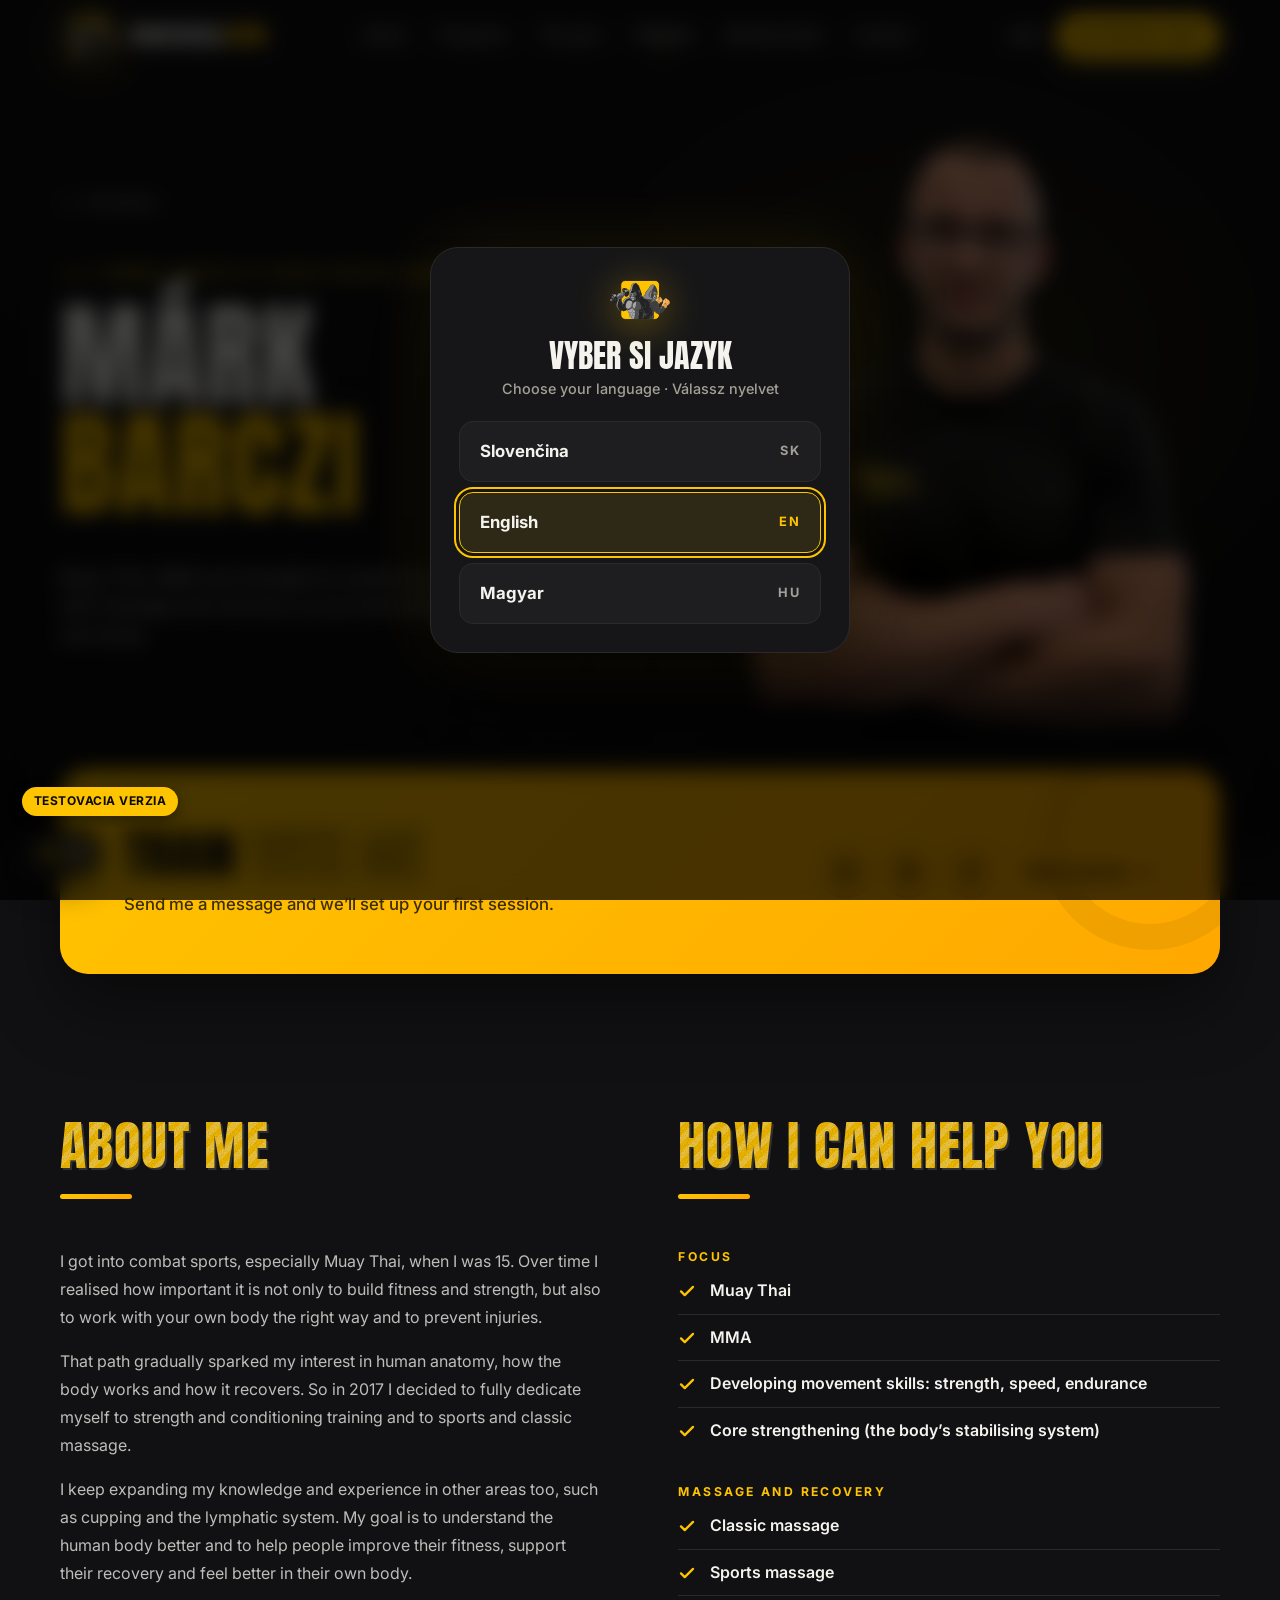
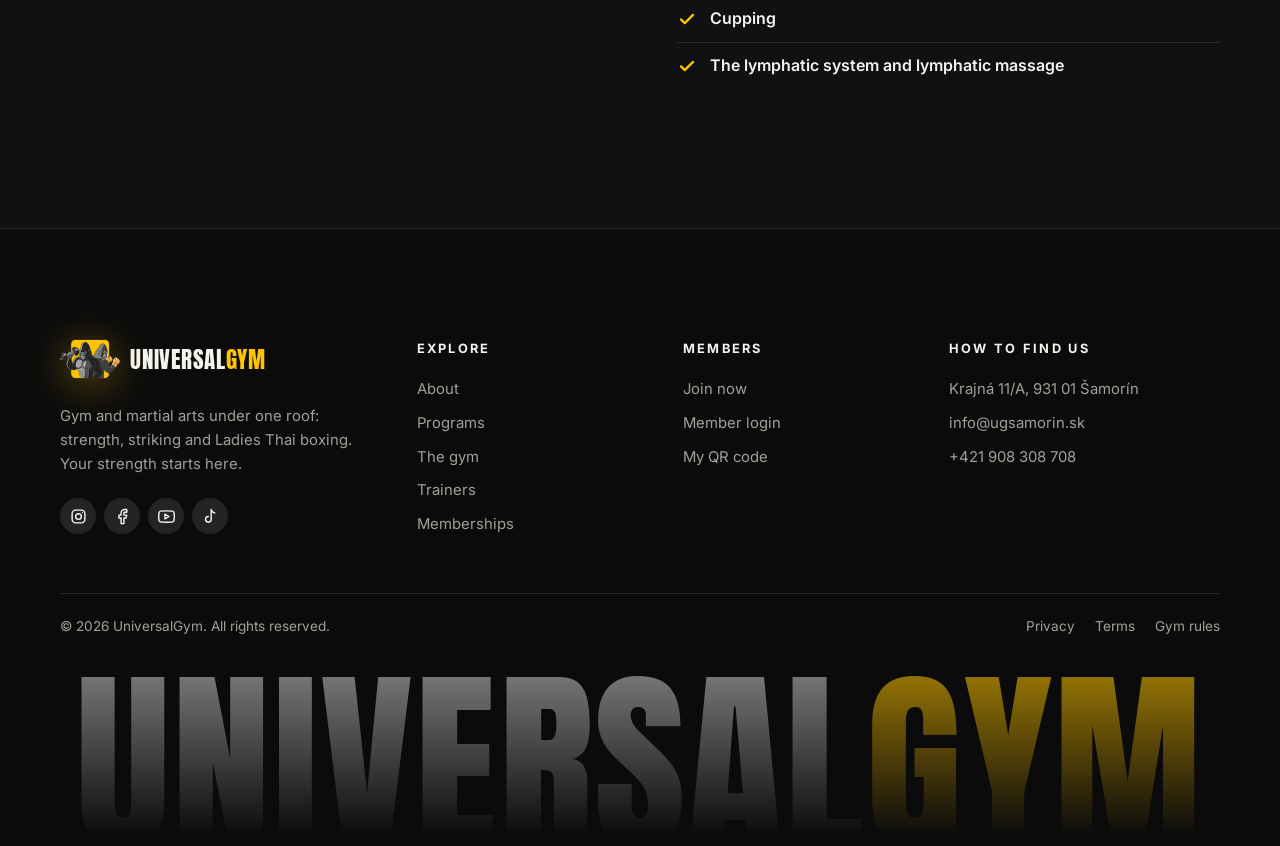
<file: docs/mbarczi.html>
<!doctype html>
<html lang="sk">
	<head>
		<meta charset="utf-8" />
		<meta name="robots" content="noindex, nofollow" />
		<meta name="viewport" content="width=device-width, initial-scale=1" />
		<link rel="icon" href="assets/img/favicon.svg" type="image/svg+xml" />
		<link rel="icon" href="assets/img/favicon-32.png" type="image/png" sizes="32x32" />
		<link rel="apple-touch-icon" href="assets/img/apple-touch-icon.png" />
		<title data-i18n="mbarczi.pageTitle">Márk Barczi – tréner | Universal Gym Šamorín</title>
		<meta
			name="description"
			content="Universal Gym Šamorín: silový tréning, striking, thajský box pre ženy, Krav Maga, Metcon a tréningy pre deti – každý tréning s certifikovaným trénerom."
		/>
		<meta name="theme-color" content="#0b0b0c" />
		<!-- The site is dark already: stops phones in dark mode (Samsung Internet, Chrome) from recolouring it -->
		<meta name="color-scheme" content="dark" />
		<link rel="preconnect" href="https://fonts.googleapis.com" />
		<link rel="preconnect" href="https://fonts.gstatic.com" crossorigin />
		<link
			href="https://fonts.googleapis.com/css2?family=Anton&family=Inter:wght@400;500;600;700;800&display=swap"
			rel="stylesheet"
		/>
		<!-- home.css: colours, top bar, buttons, footer (same as the homepage); trainer.css: trainer pages -->
		<link rel="stylesheet" href="assets/css/home.css?v=27" />
		<link rel="stylesheet" href="assets/css/trainer.css?v=37" />
		<script>
			document.documentElement.classList.add('js');
		</script>
		<script src="assets/locales/sk.js?v=18"></script>
		<script src="assets/locales/en.js?v=18"></script>
		<script src="assets/locales/hu.js?v=18"></script>
		<script src="assets/js/i18n.js"></script>
		<script src="assets/js/site-header.js" defer></script>
		<script src="assets/js/home.js?v=12" defer></script>
		<script src="assets/js/test-mode.js" defer></script>
	</head>
		<!--
			TEXTS: every text with data-i18n="…" comes from assets/locales/sk.js, en.js and hu.js.
			The page replaces the text written here with the one from those files when it loads,
			so change texts THERE (in all three languages). The Slovak text below is only a fallback.
		-->
		<a class="skip-link" href="#main" data-i18n="a11y.skip"
			>Preskočiť na obsah</a
		>
		<div class="progress" aria-hidden="true"></div>

		<!-- ===================== Navbar ===================== -->
		<header class="topbar" data-root="" data-menu-breakpoint="1121">
			<div class="topbar-inner">
				<a
					class="logo"
					href="index.html"
					aria-label="UniversalGym – úvod"
					data-i18n-attr="aria-label:a11y.home"
				>
					<span class="logo-mark"><img src="assets/img/logo.svg" alt="" /></span>
					<span class="logo-word">Universal<span>Gym</span></span>
				</a>

				<nav
					id="topbar-links"
					class="topbar-links"
					aria-label="Hlavná navigácia"
					data-i18n-attr="aria-label:nav.label"
				>
					<a href="index.html#about" data-i18n="nav.about">O nás</a>
					<a href="index.html#programs" data-i18n="nav.programs">Programy</a>
					<a href="index.html#gym" data-i18n="nav.gym">Posilňovňa</a>
					<a href="index.html#trainers" class="is-active" aria-current="page" data-i18n="nav.trainers">Tréneri</a>
					<a href="index.html#memberships" data-i18n="nav.memberships">Členstvo</a>
					<a href="index.html#visit" data-i18n="nav.contact">Kontakt</a>
					<!-- Phone menu only: QR code card and a back button (shown in the full-screen menu). -->
					<div class="menu-extra">
						<div class="menu-qr">
							<span class="menu-qr-icon"><svg viewBox="0 0 24 24" aria-hidden="true"><rect x="3" y="3" width="7" height="7" rx="1" /><rect x="14" y="3" width="7" height="7" rx="1" /><rect x="3" y="14" width="7" height="7" rx="1" /><path d="M14 14h3v3h-3zM20 14v.01M14 20h.01M17 17h3v4" /></svg></span>
							<div>
								<b data-i18n="menu.qrTitle">Tvoj QR kód</b>
								<small data-i18n="menu.qrText">Tvoja vstupenka je v členskej aplikácii.</small>
							</div>
							<a class="btn" href="#test-off" data-test-off>
								<span data-i18n="menu.qrOpen">Otvoriť môj QR kód</span>
								<svg viewBox="0 0 24 24" aria-hidden="true"><path d="M5 12h14M13 6l6 6-6 6" /></svg>
							</a>
							<p class="menu-join">
								<span data-i18n="menu.noAccount">Ešte nemáš účet?</span>
								<a href="#test-off" data-test-off data-i18n="nav.joinNow">Zaregistruj sa</a>
							</p>
						</div>
						<button class="menu-back" type="button" data-menu-close>
							<svg viewBox="0 0 24 24" aria-hidden="true"><path d="M19 12H5M11 6l-6 6 6 6" /></svg>
							<span data-i18n="menu.back">Späť na stránku</span>
						</button>
					</div>
				</nav>

				<!-- Logged out: Join / Member login. Logged in: the account icon (site-account.js). -->
				<div id="account-slot" class="account-slot">
					<a href="#test-off" data-test-off data-i18n="nav.join">Registrácia</a>
					<a href="#test-off" data-test-off class="login-link">
						<svg viewBox="0 0 24 24" aria-hidden="true">
							<rect x="3" y="3" width="7" height="7" rx="1" />
							<rect x="14" y="3" width="7" height="7" rx="1" />
							<rect x="3" y="14" width="7" height="7" rx="1" />
							<path d="M14 14h3v3h-3zM20 14v.01M14 20h.01M17 17h3v4" />
						</svg>
						<span data-i18n="nav.login">Prihlásenie</span>
					</a>
				</div>

				<button
					class="menu-toggle"
					type="button"
					aria-expanded="false"
					aria-controls="topbar-links"
					aria-label="Otvoriť menu"
					data-label-open="Otvoriť menu"
					data-label-close="Zavrieť menu"
					data-i18n-attr="aria-label:nav.openMenu, data-label-open:nav.openMenu, data-label-close:nav.closeMenu"
				>
					<span></span><span></span><span></span>
				</button>
			</div>
		</header>

		<!--
			Trainer page. Texts: keys mbarczi.* (this trainer) and trainerPage.* (the same on every
			trainer page) in assets/locales/sk.js, en.js and hu.js. A new trainer: copy this file,
			change the name, photo and contact links, and add their own keys.
		-->
		<main id="main" class="tp">
			<!-- ===================== Intro: name, a short summary, photo ===================== -->
			<section class="tp-hero" id="top">
				<p class="tp-hero-word" aria-hidden="true">Barczi</p>
				<div class="container tp-hero-inner">
					<div class="tp-intro">
						<a class="tp-back" href="index.html#trainers">
							<svg viewBox="0 0 24 24" aria-hidden="true"><path d="M19 12H5M11 6l-6 6 6 6" /></svg>
							<span data-i18n="trainerPage.back">Všetci tréneri</span>
						</a>
						<span class="eyebrow tp-rise" style="--i: 0" data-i18n="mbarczi.role">Tréner bojových športov a kondície</span>
						<h1 class="tp-name">
							<span class="tp-rise" style="--i: 1">Márk</span>
							<span class="tp-rise accent" style="--i: 2">Barczi</span>
						</h1>
						<!-- A short summary under the name (mbarczi.summary) -->
						<p class="tp-summary tp-rise" style="--i: 3" data-i18n="mbarczi.summary">Thajský box, MMA a silovo-kondičný tréning – doplnené masážami a regeneráciou, aby si sa vo svojom tele cítil lepšie.</p>
					</div>

					<figure class="tp-photo">
						<img
							src="assets/img/trainers/mbarczi_2.webp"
							alt="Márk Barczi"
							width="845"
							height="1100"
						/>
					</figure>
				</div>
			</section>

			<!-- ===================== Contact card: overlaps the bottom of the intro and merges into the section below =====================
			     Contact links: replace each # with the real link.
			     WhatsApp: https://wa.me/421XXXXXXXXX (number without +, spaces or the first 0),
			     Instagram: https://www.instagram.com/…, Facebook: https://www.facebook.com/… -->
			<section class="tp-card-wrap" aria-labelledby="tp-card-title">
				<div class="container">
					<div class="tp-card">
						<div class="tp-card-text">
							<h2 id="tp-card-title" data-i18n-html="trainerPage.ctaTitle">Trénuj <em>so mnou</em></h2>
							<p data-i18n="trainerPage.ctaText">Napíš mi a dohodneme si prvý tréning.</p>
						</div>
						<div class="tp-card-actions">
							<div class="tp-card-social">
								<a class="tp-social" href="#" target="_blank" rel="noopener" aria-label="WhatsApp"><svg class="tp-icon-fill" viewBox="0 0 24 24" aria-hidden="true"><path d="M17.472 14.382c-.297-.149-1.758-.867-2.03-.967-.273-.099-.471-.148-.67.15-.197.297-.767.966-.94 1.164-.173.199-.347.223-.644.075-.297-.15-1.255-.463-2.39-1.475-.883-.788-1.48-1.761-1.653-2.059-.173-.297-.018-.458.13-.606.134-.133.298-.347.446-.52.149-.174.198-.298.298-.497.099-.198.05-.371-.025-.52-.075-.149-.669-1.612-.916-2.207-.242-.579-.487-.5-.669-.51-.173-.008-.371-.01-.57-.01-.198 0-.52.074-.792.372-.272.297-1.04 1.016-1.04 2.479 0 1.462 1.065 2.875 1.213 3.074.149.198 2.096 3.2 5.077 4.487.709.306 1.262.489 1.694.625.712.227 1.36.195 1.871.118.571-.085 1.758-.719 2.006-1.413.248-.694.248-1.289.173-1.413-.074-.124-.272-.198-.57-.347m-5.421 7.403h-.004a9.87 9.87 0 0 1-5.031-1.378l-.361-.214-3.741.982.998-3.648-.235-.374a9.86 9.86 0 0 1-1.51-5.26c.001-5.45 4.436-9.884 9.888-9.884 2.64 0 5.122 1.03 6.988 2.898a9.825 9.825 0 0 1 2.893 6.994c-.003 5.45-4.437 9.884-9.885 9.884m8.413-18.297A11.815 11.815 0 0 0 12.05 0C5.495 0 .16 5.335.157 11.892c0 2.096.547 4.142 1.588 5.945L.057 24l6.305-1.654a11.882 11.882 0 0 0 5.683 1.448h.005c6.554 0 11.89-5.335 11.893-11.893a11.821 11.821 0 0 0-3.48-8.413z" /></svg></a>
								<a class="tp-social" href="#" target="_blank" rel="noopener" aria-label="Instagram"><svg viewBox="0 0 24 24" aria-hidden="true"><rect x="3" y="3" width="18" height="18" rx="5" /><circle cx="12" cy="12" r="4" /><path d="M17.5 6.5h.01" /></svg></a>
								<a class="tp-social" href="#" target="_blank" rel="noopener" aria-label="Facebook"><svg viewBox="0 0 24 24" aria-hidden="true"><path d="M18 2h-3a5 5 0 0 0-5 5v3H7v4h3v8h4v-8h3l1-4h-4V7a1 1 0 0 1 1-1h3z" /></svg></a>
							</div>
							<a class="tp-card-link" href="index.html#trainers">
								<span data-i18n="trainerPage.otherTrainers">Ďalší tréneri</span>
								<svg viewBox="0 0 24 24" aria-hidden="true"><path d="M5 12h14M13 6l6 6-6 6" /></svg>
							</a>
						</div>
					</div>
				</div>
			</section>

			<!-- ===================== About me (left) and How I can help (right) ===================== -->
			<section class="section section-alt tp-about" id="o-mne">
				<div class="container tp-about-grid">
					<div class="reveal">
						<h2 class="tp-about-title"><span data-i18n="trainerPage.about">O mne</span></h2>
						<!-- Paragraphs in mbarczi.about (class="is-plain": all the same size; without it the first one is bigger) -->
						<div class="tp-about-text is-plain" data-i18n-html="mbarczi.about">
							<p>K bojovým športom, najmä thajskému boxu, som sa dostal už ako 15-ročný. Postupom času som si uvedomil, aké dôležité je nielen rozvíjať fyzickú kondíciu a silu, ale aj správne pracovať s vlastným telom a predchádzať zraneniam.</p>
							<p>Práve táto cesta vo mne postupne prebudila záujem o anatómiu ľudského tela, jeho fungovanie a možnosti regenerácie. V roku 2017 som sa preto rozhodol naplno venovať silovo-kondičnému tréningu a športovým a klasickým masážam.</p>
							<p>Svoje vedomosti a skúsenosti si neustále rozširujem aj v ďalších oblastiach, ako sú bankovanie a fungovanie lymfatického systému. Mojím cieľom je lepšie porozumieť ľudskému telu a pomáhať ľuďom zlepšovať ich fyzickú kondíciu, podporovať regeneráciu a cítiť sa vo svojom tele lepšie.</p>
						</div>
					</div>
					<div class="reveal" style="--i: 1">
						<h2 class="tp-about-title"><span data-i18n="trainerPage.help">V čom ti pomôžem</span></h2>
						<!-- Groups: a small heading (<p class="tp-help-group">) and a list under it; any number of groups and items.
						-->
						<p class="tp-help-group" data-i18n="mbarczi.groupFocus">Zameranie</p>
						<ul class="tp-help-list">
							<li data-i18n="mbarczi.help1">Thajský box</li>
							<li data-i18n="mbarczi.help2">MMA</li>
							<li data-i18n="mbarczi.help3">Rozvoj pohybových schopností: sila, rýchlosť, vytrvalosť</li>
							<li data-i18n="mbarczi.help4">Posilnenie CORE (stabilizačného systému tela)</li>
						</ul>
						<p class="tp-help-group" data-i18n="mbarczi.groupMassage">Masáže a regenerácia</p>
						<ul class="tp-help-list">
							<li data-i18n="mbarczi.help5">Klasická masáž</li>
							<li data-i18n="mbarczi.help6">Športová masáž</li>
							<li data-i18n="mbarczi.help7">Bankovanie</li>
							<li data-i18n="mbarczi.help8">Lymfatický systém a lymfatické masáže</li>
						</ul>
					</div>
				</div>
			</section>
		</main>

		<!-- ===================== Footer ===================== -->
		<footer class="site-footer">
			<div class="container">
				<div class="footer-grid">
					<div>
						<a
							class="logo"
							href="index.html"
							aria-label="UniversalGym – úvod"
							data-i18n-attr="aria-label:a11y.home"
						>
							<span class="logo-mark"><img src="assets/img/logo.svg" alt="" /></span>
							<span class="logo-word">Universal<span>Gym</span></span>
						</a>
						<p data-i18n="footer.about">
							Posilňovňa a bojové športy pod jednou strechou: sila, striking a
							thajský box pre ženy. Tvoja sila začína tu.
						</p>
						<div class="socials">
							<a href="#" aria-label="Instagram"
								><svg viewBox="0 0 24 24">
									<rect x="3" y="3" width="18" height="18" rx="5" />
									<circle cx="12" cy="12" r="4" />
									<path d="M17.5 6.5h.01" /></svg
							></a>
							<a href="#" aria-label="Facebook"
								><svg viewBox="0 0 24 24">
									<path
										d="M18 2h-3a5 5 0 0 0-5 5v3H7v4h3v8h4v-8h3l1-4h-4V7a1 1 0 0 1 1-1h3z"
									/></svg
							></a>
							<a href="#" aria-label="YouTube"
								><svg viewBox="0 0 24 24">
									<path
										d="M22.5 6.4a2.8 2.8 0 0 0-2-2C18.9 4 12 4 12 4s-6.9 0-8.5.4a2.8 2.8 0 0 0-2 2A29 29 0 0 0 1 12a29 29 0 0 0 .5 5.6 2.8 2.8 0 0 0 2 2C5.1 20 12 20 12 20s6.9 0 8.5-.4a2.8 2.8 0 0 0 2-2A29 29 0 0 0 23 12a29 29 0 0 0-.5-5.6z"
									/>
									<path d="M9.8 15.5l5.7-3.5-5.7-3.5z" /></svg
							></a>
							<a href="#" aria-label="TikTok"
								><svg viewBox="0 0 24 24">
									<path d="M9 12a4 4 0 1 0 4 4V2c.5 2.5 2.5 4.5 5 5" /></svg
							></a>
						</div>
					</div>

					<div>
						<h4 data-i18n="footer.explore">Preskúmaj</h4>
						<ul>
							<li><a href="index.html#about" data-i18n="nav.about">O nás</a></li>
							<li><a href="index.html#programs" data-i18n="nav.programs">Programy</a></li>
							<li><a href="index.html#gym" data-i18n="nav.gym">Posilňovňa</a></li>
							<li><a href="index.html#trainers" data-i18n="nav.trainers">Tréneri</a></li>
							<li>
								<a href="index.html#memberships" data-i18n="nav.memberships">Členstvo</a>
							</li>
						</ul>
					</div>

					<div>
						<h4 data-i18n="footer.members">Pre členov</h4>
						<ul>
							<li>
								<a href="#test-off" data-test-off data-i18n="nav.joinNow">Zaregistruj sa</a>
							</li>
							<li>
								<a href="#test-off" data-test-off data-i18n="nav.login">Prihlásenie</a>
							</li>
							<li>
								<a href="#test-off" data-test-off data-i18n="footer.myQr"
									>Môj QR kód</a
								>
							</li>
						</ul>
					</div>

					<div>
						<h4 data-i18n="footer.loop">Ako k nám?</h4>
						<ul>
							<li>Krajná 11/A, 931 01 Šamorín</li>
							<li>
								<a href="mailto:info@ugsamorin.sk"
									>info@ugsamorin.sk</a
								>
							</li>
							<li><a href="tel:+421908308708">+421 908 308 708</a></li>
						</ul>
					</div>
				</div>

				<div class="footer-bottom">
					<span
						>© <span data-year>2026</span>
						<span data-i18n="footer.rights"
							>UniversalGym. Všetky práva vyhradené.</span
						></span
					>
					<nav
						aria-label="Právne informácie"
						data-i18n-attr="aria-label:footer.legal"
					>
						<a href="#" data-i18n="footer.privacy">Ochrana súkromia</a>
						<a href="#" data-i18n="footer.terms">Podmienky</a>
						<a href="#" data-i18n="footer.rules">Prevádzkový poriadok</a>
					</nav>
				</div>
			</div>

			<p class="footer-word" aria-hidden="true">
				<span>Universal</span><span class="y">Gym</span>
			</p>
		</footer>

		<button
			class="to-top"
			type="button"
			aria-label="Späť hore"
			data-i18n-attr="aria-label:a11y.toTop"
		>
			<svg viewBox="0 0 24 24"><path d="M12 19V5M6 11l6-6 6 6" /></svg>
		</button>

		<!-- Language button (bottom-left) and picker. The picker also opens by itself on the
		     first visit; the choice is remembered. Handled by assets/js/i18n.js. -->
		<button
			class="lang-fab"
			type="button"
			data-open-lang
			aria-label="Jazyk"
			data-i18n-attr="aria-label:nav.language"
		>
			<svg viewBox="0 0 24 24" aria-hidden="true">
				<circle cx="12" cy="12" r="9" />
				<path d="M3 12h18M12 3a14 14 0 0 1 0 18M12 3a14 14 0 0 0 0 18" />
			</svg>
			<span data-lang-current>SK</span>
		</button>

		<div
			class="lang-modal"
			role="dialog"
			aria-modal="true"
			aria-labelledby="lang-modal-title"
			hidden
		>
			<div class="lang-card">
				<span class="logo-mark"><img src="assets/img/logo.svg" alt="" /></span>
				<!-- Shown in all three languages on purpose: the visitor has not picked one yet. -->
				<h2 id="lang-modal-title">
					Vyber si jazyk<span>Choose your language · Válassz nyelvet</span>
				</h2>
				<div class="lang-options">
					<button type="button" data-lang="sk" lang="sk" aria-pressed="true">
						<b>Slovenčina</b><span>SK</span>
					</button>
					<button type="button" data-lang="en" lang="en" aria-pressed="false">
						<b>English</b><span>EN</span>
					</button>
					<button type="button" data-lang="hu" lang="hu" aria-pressed="false">
						<b>Magyar</b><span>HU</span>
					</button>
				</div>
			</div>
		</div>

	</body>
</html>
</file>
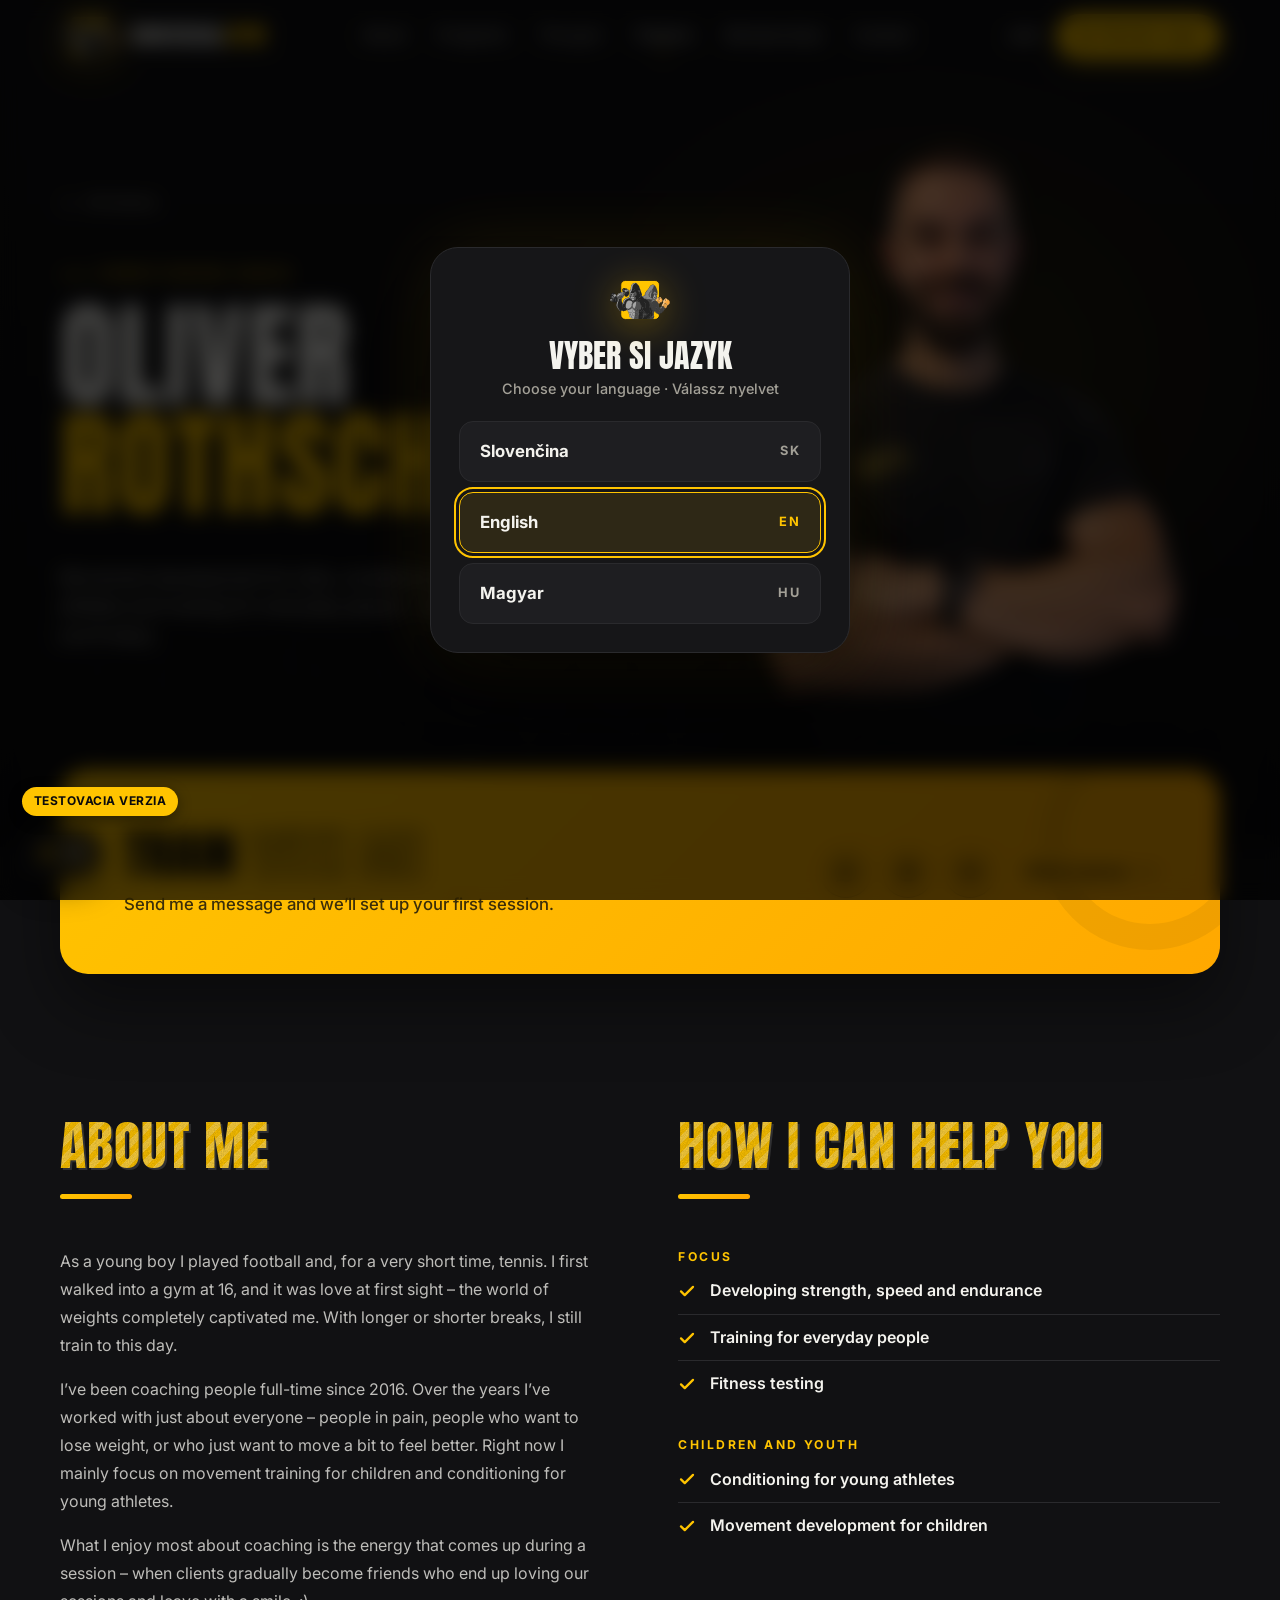
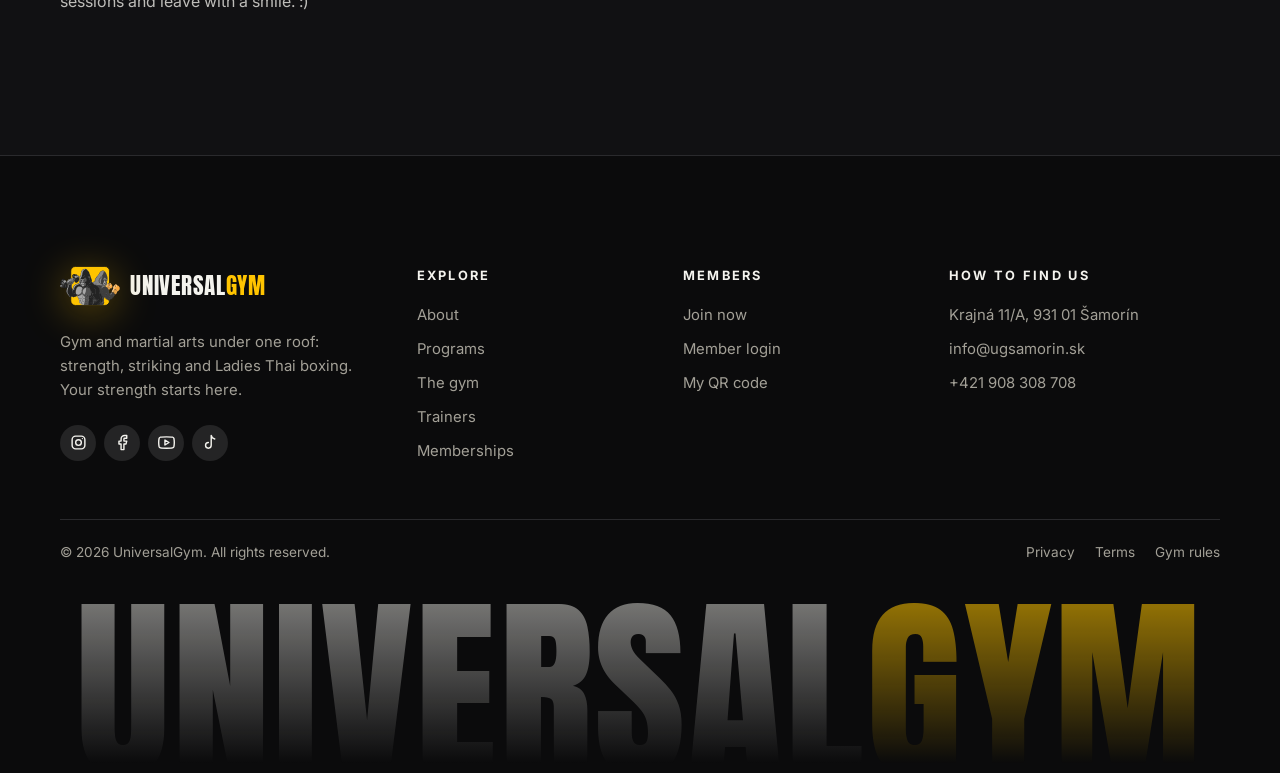
<file: docs/orotschein.html>
<!doctype html>
<html lang="sk">
	<head>
		<meta charset="utf-8" />
		<meta name="robots" content="noindex, nofollow" />
		<meta name="viewport" content="width=device-width, initial-scale=1" />
		<link rel="icon" href="assets/img/favicon.svg" type="image/svg+xml" />
		<link rel="icon" href="assets/img/favicon-32.png" type="image/png" sizes="32x32" />
		<link rel="apple-touch-icon" href="assets/img/apple-touch-icon.png" />
		<title data-i18n="orotschein.pageTitle">Oliver Rothschein – tréner | Universal Gym Šamorín</title>
		<meta
			name="description"
			content="Universal Gym Šamorín: silový tréning, striking, thajský box pre ženy, Krav Maga, Metcon a tréningy pre deti – každý tréning s certifikovaným trénerom."
		/>
		<meta name="theme-color" content="#0b0b0c" />
		<!-- The site is dark already: stops phones in dark mode (Samsung Internet, Chrome) from recolouring it -->
		<meta name="color-scheme" content="dark" />
		<link rel="preconnect" href="https://fonts.googleapis.com" />
		<link rel="preconnect" href="https://fonts.gstatic.com" crossorigin />
		<link
			href="https://fonts.googleapis.com/css2?family=Anton&family=Inter:wght@400;500;600;700;800&display=swap"
			rel="stylesheet"
		/>
		<!-- home.css: colours, top bar, buttons, footer (same as the homepage); trainer.css: trainer pages -->
		<link rel="stylesheet" href="assets/css/home.css?v=27" />
		<link rel="stylesheet" href="assets/css/trainer.css?v=37" />
		<script>
			document.documentElement.classList.add('js');
		</script>
		<script src="assets/locales/sk.js?v=18"></script>
		<script src="assets/locales/en.js?v=18"></script>
		<script src="assets/locales/hu.js?v=18"></script>
		<script src="assets/js/i18n.js"></script>
		<script src="assets/js/site-header.js" defer></script>
		<script src="assets/js/home.js?v=12" defer></script>
		<script src="assets/js/test-mode.js" defer></script>
	</head>
		<!--
			TEXTS: every text with data-i18n="…" comes from assets/locales/sk.js, en.js and hu.js.
			The page replaces the text written here with the one from those files when it loads,
			so change texts THERE (in all three languages). The Slovak text below is only a fallback.
		-->
		<a class="skip-link" href="#main" data-i18n="a11y.skip"
			>Preskočiť na obsah</a
		>
		<div class="progress" aria-hidden="true"></div>

		<!-- ===================== Navbar ===================== -->
		<header class="topbar" data-root="" data-menu-breakpoint="1121">
			<div class="topbar-inner">
				<a
					class="logo"
					href="index.html"
					aria-label="UniversalGym – úvod"
					data-i18n-attr="aria-label:a11y.home"
				>
					<span class="logo-mark"><img src="assets/img/logo.svg" alt="" /></span>
					<span class="logo-word">Universal<span>Gym</span></span>
				</a>

				<nav
					id="topbar-links"
					class="topbar-links"
					aria-label="Hlavná navigácia"
					data-i18n-attr="aria-label:nav.label"
				>
					<a href="index.html#about" data-i18n="nav.about">O nás</a>
					<a href="index.html#programs" data-i18n="nav.programs">Programy</a>
					<a href="index.html#gym" data-i18n="nav.gym">Posilňovňa</a>
					<a href="index.html#trainers" class="is-active" aria-current="page" data-i18n="nav.trainers">Tréneri</a>
					<a href="index.html#memberships" data-i18n="nav.memberships">Členstvo</a>
					<a href="index.html#visit" data-i18n="nav.contact">Kontakt</a>
					<!-- Phone menu only: QR code card and a back button (shown in the full-screen menu). -->
					<div class="menu-extra">
						<div class="menu-qr">
							<span class="menu-qr-icon"><svg viewBox="0 0 24 24" aria-hidden="true"><rect x="3" y="3" width="7" height="7" rx="1" /><rect x="14" y="3" width="7" height="7" rx="1" /><rect x="3" y="14" width="7" height="7" rx="1" /><path d="M14 14h3v3h-3zM20 14v.01M14 20h.01M17 17h3v4" /></svg></span>
							<div>
								<b data-i18n="menu.qrTitle">Tvoj QR kód</b>
								<small data-i18n="menu.qrText">Tvoja vstupenka je v členskej aplikácii.</small>
							</div>
							<a class="btn" href="#test-off" data-test-off>
								<span data-i18n="menu.qrOpen">Otvoriť môj QR kód</span>
								<svg viewBox="0 0 24 24" aria-hidden="true"><path d="M5 12h14M13 6l6 6-6 6" /></svg>
							</a>
							<p class="menu-join">
								<span data-i18n="menu.noAccount">Ešte nemáš účet?</span>
								<a href="#test-off" data-test-off data-i18n="nav.joinNow">Zaregistruj sa</a>
							</p>
						</div>
						<button class="menu-back" type="button" data-menu-close>
							<svg viewBox="0 0 24 24" aria-hidden="true"><path d="M19 12H5M11 6l-6 6 6 6" /></svg>
							<span data-i18n="menu.back">Späť na stránku</span>
						</button>
					</div>
				</nav>

				<!-- Logged out: Join / Member login. Logged in: the account icon (site-account.js). -->
				<div id="account-slot" class="account-slot">
					<a href="#test-off" data-test-off data-i18n="nav.join">Registrácia</a>
					<a href="#test-off" data-test-off class="login-link">
						<svg viewBox="0 0 24 24" aria-hidden="true">
							<rect x="3" y="3" width="7" height="7" rx="1" />
							<rect x="14" y="3" width="7" height="7" rx="1" />
							<rect x="3" y="14" width="7" height="7" rx="1" />
							<path d="M14 14h3v3h-3zM20 14v.01M14 20h.01M17 17h3v4" />
						</svg>
						<span data-i18n="nav.login">Prihlásenie</span>
					</a>
				</div>

				<button
					class="menu-toggle"
					type="button"
					aria-expanded="false"
					aria-controls="topbar-links"
					aria-label="Otvoriť menu"
					data-label-open="Otvoriť menu"
					data-label-close="Zavrieť menu"
					data-i18n-attr="aria-label:nav.openMenu, data-label-open:nav.openMenu, data-label-close:nav.closeMenu"
				>
					<span></span><span></span><span></span>
				</button>
			</div>
		</header>

		<!--
			Trainer page. Texts: keys orotschein.* (this trainer) and trainerPage.* (the same on every
			trainer page) in assets/locales/sk.js, en.js and hu.js. A new trainer: copy this file,
			change the name, photo and contact links, and add their own keys.
		-->
		<main id="main" class="tp">
			<!-- ===================== Intro: name, a short summary, photo ===================== -->
			<section class="tp-hero" id="top">
				<p class="tp-hero-word" aria-hidden="true">Rothschein</p>
				<div class="container tp-hero-inner">
					<div class="tp-intro">
						<a class="tp-back" href="index.html#trainers">
							<svg viewBox="0 0 24 24" aria-hidden="true"><path d="M19 12H5M11 6l-6 6 6 6" /></svg>
							<span data-i18n="trainerPage.back">Všetci tréneri</span>
						</a>
						<span class="eyebrow tp-rise" style="--i: 0" data-i18n="orotschein.role">Kondičný tréner</span>
						<h1 class="tp-name">
							<span class="tp-rise" style="--i: 1">Oliver</span>
							<span class="tp-rise accent" style="--i: 2">Rothschein</span>
						</h1>
						<!-- A short summary under the name (orotschein.summary) -->
						<p class="tp-summary tp-rise" style="--i: 3" data-i18n="orotschein.summary">Pohybový rozvoj detí, kondícia mladých športovcov aj tréningy pre bežnú populáciu – s energiou, ktorá ťa bude baviť.</p>
					</div>

					<figure class="tp-photo">
						<img
							src="assets/img/trainers/orothschein_2.webp?v=2"
							alt="Oliver Rothschein"
							width="845"
							height="1100"
						/>
					</figure>
				</div>
			</section>

			<!-- ===================== Contact card: overlaps the bottom of the intro and merges into the section below =====================
			     Contact links: replace each # with the real link.
			     WhatsApp: https://wa.me/421XXXXXXXXX (number without +, spaces or the first 0),
			     Instagram: https://www.instagram.com/…, E-mail: mailto:name@example.sk -->
			<section class="tp-card-wrap" aria-labelledby="tp-card-title">
				<div class="container">
					<div class="tp-card">
						<div class="tp-card-text">
							<h2 id="tp-card-title" data-i18n-html="trainerPage.ctaTitle">Trénuj <em>so mnou</em></h2>
							<p data-i18n="trainerPage.ctaText">Napíš mi a dohodneme si prvý tréning.</p>
						</div>
						<div class="tp-card-actions">
							<div class="tp-card-social">
								<a class="tp-social" href="https://wa.me/421904971670" target="_blank" rel="noopener" aria-label="WhatsApp"><svg class="tp-icon-fill" viewBox="0 0 24 24" aria-hidden="true"><path d="M17.472 14.382c-.297-.149-1.758-.867-2.03-.967-.273-.099-.471-.148-.67.15-.197.297-.767.966-.94 1.164-.173.199-.347.223-.644.075-.297-.15-1.255-.463-2.39-1.475-.883-.788-1.48-1.761-1.653-2.059-.173-.297-.018-.458.13-.606.134-.133.298-.347.446-.52.149-.174.198-.298.298-.497.099-.198.05-.371-.025-.52-.075-.149-.669-1.612-.916-2.207-.242-.579-.487-.5-.669-.51-.173-.008-.371-.01-.57-.01-.198 0-.52.074-.792.372-.272.297-1.04 1.016-1.04 2.479 0 1.462 1.065 2.875 1.213 3.074.149.198 2.096 3.2 5.077 4.487.709.306 1.262.489 1.694.625.712.227 1.36.195 1.871.118.571-.085 1.758-.719 2.006-1.413.248-.694.248-1.289.173-1.413-.074-.124-.272-.198-.57-.347m-5.421 7.403h-.004a9.87 9.87 0 0 1-5.031-1.378l-.361-.214-3.741.982.998-3.648-.235-.374a9.86 9.86 0 0 1-1.51-5.26c.001-5.45 4.436-9.884 9.888-9.884 2.64 0 5.122 1.03 6.988 2.898a9.825 9.825 0 0 1 2.893 6.994c-.003 5.45-4.437 9.884-9.885 9.884m8.413-18.297A11.815 11.815 0 0 0 12.05 0C5.495 0 .16 5.335.157 11.892c0 2.096.547 4.142 1.588 5.945L.057 24l6.305-1.654a11.882 11.882 0 0 0 5.683 1.448h.005c6.554 0 11.89-5.335 11.893-11.893a11.821 11.821 0 0 0-3.48-8.413z" /></svg></a>
								<a class="tp-social" href="https://www.instagram.com/or_kondicny_trener" target="_blank" rel="noopener" aria-label="Instagram"><svg viewBox="0 0 24 24" aria-hidden="true"><rect x="3" y="3" width="18" height="18" rx="5" /><circle cx="12" cy="12" r="4" /><path d="M17.5 6.5h.01" /></svg></a>
								<a class="tp-social" href="mailto:or.strength.conditioning@gmail.com" aria-label="E-mail"><svg viewBox="0 0 24 24" aria-hidden="true"><rect x="3" y="5" width="18" height="14" rx="2" /><path d="m3 7 9 6 9-6" /></svg></a>
							</div>
							<a class="tp-card-link" href="index.html#trainers">
								<span data-i18n="trainerPage.otherTrainers">Ďalší tréneri</span>
								<svg viewBox="0 0 24 24" aria-hidden="true"><path d="M5 12h14M13 6l6 6-6 6" /></svg>
							</a>
						</div>
					</div>
				</div>
			</section>

			<!-- ===================== About me (left) and How I can help (right) ===================== -->
			<section class="section section-alt tp-about" id="o-mne">
				<div class="container tp-about-grid">
					<div class="reveal">
						<h2 class="tp-about-title"><span data-i18n="trainerPage.about">O mne</span></h2>
						<!-- Paragraphs in orotschein.about (class="is-plain": all the same size; without it the first one is bigger) -->
						<div class="tp-about-text is-plain" data-i18n-html="orotschein.about">
							<p>Ako mladý chalan som hral futbal a veľmi krátky čas tenis. Do posilňovne som prvýkrát vkročil ako 16-ročný a musím povedať, že to bola láska na prvý pohľad, pretože svet činiek ma veľmi uchvátil. S väčšími či menšími prestávkami trénujem dodnes.</p>
							<p>Trénovaniu s ľuďmi sa venujem od roku 2016 na plný úväzok. Postupne som si prešiel asi všetkým – ľuďmi, ktorí majú bolesti, ľuďmi, ktorí chcú schudnúť, alebo sa len trochu hýbať, aby sa cítili lepšie. Aktuálne sa primárne zameriavam na pohybové tréningy pre deti a kondičné tréningy pre mladých športovcov.</p>
							<p>Na trénovaní ma najviac baví tá energia, ktorá vznikne pri tréningu. Keď sa z klientov postupne stávajú kamaráti, ktorí si nakoniec naše tréningy obľúbia a odchádzajú z nich s úsmevom. :)</p>
						</div>
					</div>
					<div class="reveal" style="--i: 1">
						<h2 class="tp-about-title"><span data-i18n="trainerPage.help">V čom ti pomôžem</span></h2>
						<!-- Groups: a small heading (<p class="tp-help-group">) and a list under it; any number of groups and items.
						     class="is-detailed" on a list: longer items in normal weight, the part in <b> stands out. -->
						<p class="tp-help-group" data-i18n="orotschein.groupFocus">Zameranie</p>
						<ul class="tp-help-list">
							<li data-i18n="orotschein.help1">Rozvoj sily, rýchlosti a vytrvalosti</li>
							<li data-i18n="orotschein.help5">Tréningy pre „bežnú populáciu“</li>
							<li data-i18n="orotschein.help4">Testovanie kondičných schopností</li>
						</ul>
						<p class="tp-help-group" data-i18n="orotschein.groupYouth">Deti a mládež</p>
						<ul class="tp-help-list">
							<li data-i18n="orotschein.help2">Kondičné tréningy mladých športovcov</li>
							<li data-i18n="orotschein.help3">Pohybový rozvoj detí</li>
						</ul>
					</div>
				</div>
			</section>
		</main>

		<!-- ===================== Footer ===================== -->
		<footer class="site-footer">
			<div class="container">
				<div class="footer-grid">
					<div>
						<a
							class="logo"
							href="index.html"
							aria-label="UniversalGym – úvod"
							data-i18n-attr="aria-label:a11y.home"
						>
							<span class="logo-mark"><img src="assets/img/logo.svg" alt="" /></span>
							<span class="logo-word">Universal<span>Gym</span></span>
						</a>
						<p data-i18n="footer.about">
							Posilňovňa a bojové športy pod jednou strechou: sila, striking a
							thajský box pre ženy. Tvoja sila začína tu.
						</p>
						<div class="socials">
							<a href="#" aria-label="Instagram"
								><svg viewBox="0 0 24 24">
									<rect x="3" y="3" width="18" height="18" rx="5" />
									<circle cx="12" cy="12" r="4" />
									<path d="M17.5 6.5h.01" /></svg
							></a>
							<a href="#" aria-label="Facebook"
								><svg viewBox="0 0 24 24">
									<path
										d="M18 2h-3a5 5 0 0 0-5 5v3H7v4h3v8h4v-8h3l1-4h-4V7a1 1 0 0 1 1-1h3z"
									/></svg
							></a>
							<a href="#" aria-label="YouTube"
								><svg viewBox="0 0 24 24">
									<path
										d="M22.5 6.4a2.8 2.8 0 0 0-2-2C18.9 4 12 4 12 4s-6.9 0-8.5.4a2.8 2.8 0 0 0-2 2A29 29 0 0 0 1 12a29 29 0 0 0 .5 5.6 2.8 2.8 0 0 0 2 2C5.1 20 12 20 12 20s6.9 0 8.5-.4a2.8 2.8 0 0 0 2-2A29 29 0 0 0 23 12a29 29 0 0 0-.5-5.6z"
									/>
									<path d="M9.8 15.5l5.7-3.5-5.7-3.5z" /></svg
							></a>
							<a href="#" aria-label="TikTok"
								><svg viewBox="0 0 24 24">
									<path d="M9 12a4 4 0 1 0 4 4V2c.5 2.5 2.5 4.5 5 5" /></svg
							></a>
						</div>
					</div>

					<div>
						<h4 data-i18n="footer.explore">Preskúmaj</h4>
						<ul>
							<li><a href="index.html#about" data-i18n="nav.about">O nás</a></li>
							<li><a href="index.html#programs" data-i18n="nav.programs">Programy</a></li>
							<li><a href="index.html#gym" data-i18n="nav.gym">Posilňovňa</a></li>
							<li><a href="index.html#trainers" data-i18n="nav.trainers">Tréneri</a></li>
							<li>
								<a href="index.html#memberships" data-i18n="nav.memberships">Členstvo</a>
							</li>
						</ul>
					</div>

					<div>
						<h4 data-i18n="footer.members">Pre členov</h4>
						<ul>
							<li>
								<a href="#test-off" data-test-off data-i18n="nav.joinNow">Zaregistruj sa</a>
							</li>
							<li>
								<a href="#test-off" data-test-off data-i18n="nav.login">Prihlásenie</a>
							</li>
							<li>
								<a href="#test-off" data-test-off data-i18n="footer.myQr"
									>Môj QR kód</a
								>
							</li>
						</ul>
					</div>

					<div>
						<h4 data-i18n="footer.loop">Ako k nám?</h4>
						<ul>
							<li>Krajná 11/A, 931 01 Šamorín</li>
							<li>
								<a href="mailto:info@ugsamorin.sk"
									>info@ugsamorin.sk</a
								>
							</li>
							<li><a href="tel:+421908308708">+421 908 308 708</a></li>
						</ul>
					</div>
				</div>

				<div class="footer-bottom">
					<span
						>© <span data-year>2026</span>
						<span data-i18n="footer.rights"
							>UniversalGym. Všetky práva vyhradené.</span
						></span
					>
					<nav
						aria-label="Právne informácie"
						data-i18n-attr="aria-label:footer.legal"
					>
						<a href="#" data-i18n="footer.privacy">Ochrana súkromia</a>
						<a href="#" data-i18n="footer.terms">Podmienky</a>
						<a href="#" data-i18n="footer.rules">Prevádzkový poriadok</a>
					</nav>
				</div>
			</div>

			<p class="footer-word" aria-hidden="true">
				<span>Universal</span><span class="y">Gym</span>
			</p>
		</footer>

		<button
			class="to-top"
			type="button"
			aria-label="Späť hore"
			data-i18n-attr="aria-label:a11y.toTop"
		>
			<svg viewBox="0 0 24 24"><path d="M12 19V5M6 11l6-6 6 6" /></svg>
		</button>

		<!-- Language button (bottom-left) and picker. The picker also opens by itself on the
		     first visit; the choice is remembered. Handled by assets/js/i18n.js. -->
		<button
			class="lang-fab"
			type="button"
			data-open-lang
			aria-label="Jazyk"
			data-i18n-attr="aria-label:nav.language"
		>
			<svg viewBox="0 0 24 24" aria-hidden="true">
				<circle cx="12" cy="12" r="9" />
				<path d="M3 12h18M12 3a14 14 0 0 1 0 18M12 3a14 14 0 0 0 0 18" />
			</svg>
			<span data-lang-current>SK</span>
		</button>

		<div
			class="lang-modal"
			role="dialog"
			aria-modal="true"
			aria-labelledby="lang-modal-title"
			hidden
		>
			<div class="lang-card">
				<span class="logo-mark"><img src="assets/img/logo.svg" alt="" /></span>
				<!-- Shown in all three languages on purpose: the visitor has not picked one yet. -->
				<h2 id="lang-modal-title">
					Vyber si jazyk<span>Choose your language · Válassz nyelvet</span>
				</h2>
				<div class="lang-options">
					<button type="button" data-lang="sk" lang="sk" aria-pressed="true">
						<b>Slovenčina</b><span>SK</span>
					</button>
					<button type="button" data-lang="en" lang="en" aria-pressed="false">
						<b>English</b><span>EN</span>
					</button>
					<button type="button" data-lang="hu" lang="hu" aria-pressed="false">
						<b>Magyar</b><span>HU</span>
					</button>
				</div>
			</div>
		</div>

	</body>
</html>
</file>
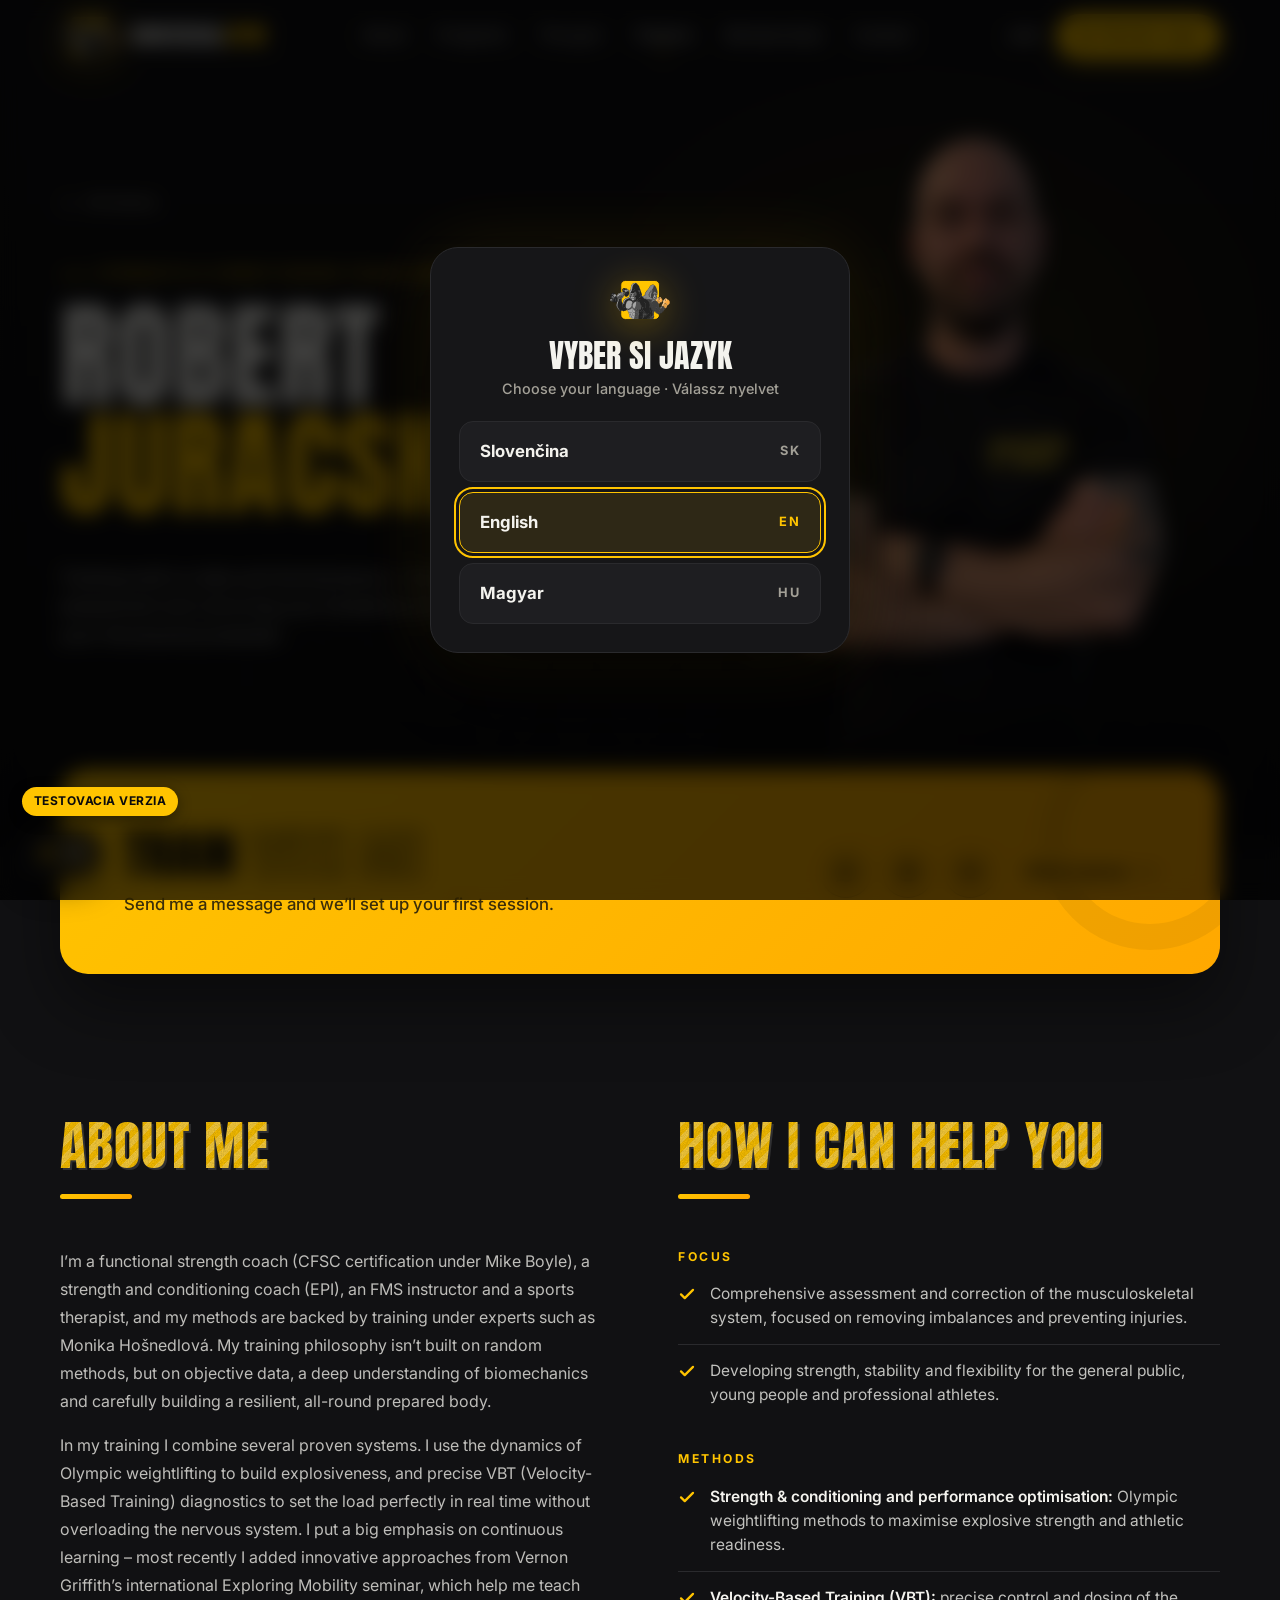
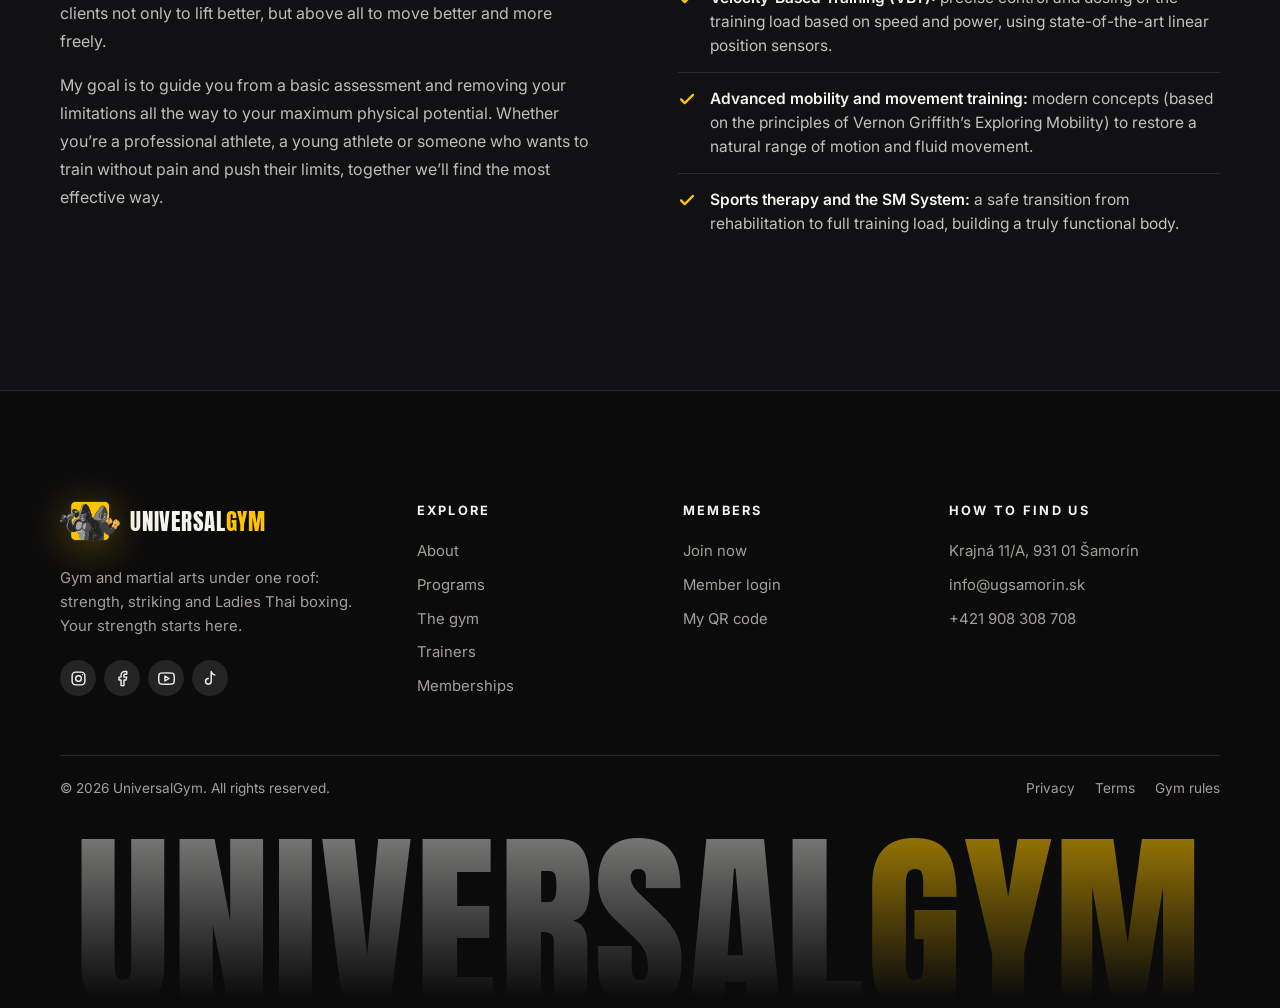
<file: docs/rjuracka.html>
<!doctype html>
<html lang="sk">
	<head>
		<meta charset="utf-8" />
		<meta name="robots" content="noindex, nofollow" />
		<meta name="viewport" content="width=device-width, initial-scale=1" />
		<link rel="icon" href="assets/img/favicon.svg" type="image/svg+xml" />
		<link rel="icon" href="assets/img/favicon-32.png" type="image/png" sizes="32x32" />
		<link rel="apple-touch-icon" href="assets/img/apple-touch-icon.png" />
		<title data-i18n="rjuracka.pageTitle">Robert Juracska – tréner | Universal Gym Šamorín</title>
		<meta
			name="description"
			content="Universal Gym Šamorín: silový tréning, striking, thajský box pre ženy, Krav Maga, Metcon a tréningy pre deti – každý tréning s certifikovaným trénerom."
		/>
		<meta name="theme-color" content="#0b0b0c" />
		<!-- The site is dark already: stops phones in dark mode (Samsung Internet, Chrome) from recolouring it -->
		<meta name="color-scheme" content="dark" />
		<link rel="preconnect" href="https://fonts.googleapis.com" />
		<link rel="preconnect" href="https://fonts.gstatic.com" crossorigin />
		<link
			href="https://fonts.googleapis.com/css2?family=Anton&family=Inter:wght@400;500;600;700;800&display=swap"
			rel="stylesheet"
		/>
		<!-- home.css: colours, top bar, buttons, footer (same as the homepage); trainer.css: trainer pages -->
		<link rel="stylesheet" href="assets/css/home.css?v=27" />
		<link rel="stylesheet" href="assets/css/trainer.css?v=37" />
		<script>
			document.documentElement.classList.add('js');
		</script>
		<script src="assets/locales/sk.js?v=18"></script>
		<script src="assets/locales/en.js?v=18"></script>
		<script src="assets/locales/hu.js?v=18"></script>
		<script src="assets/js/i18n.js"></script>
		<script src="assets/js/site-header.js" defer></script>
		<script src="assets/js/home.js?v=12" defer></script>
		<script src="assets/js/test-mode.js" defer></script>
	</head>
		<!--
			TEXTS: every text with data-i18n="…" comes from assets/locales/sk.js, en.js and hu.js.
			The page replaces the text written here with the one from those files when it loads,
			so change texts THERE (in all three languages). The Slovak text below is only a fallback.
		-->
		<a class="skip-link" href="#main" data-i18n="a11y.skip"
			>Preskočiť na obsah</a
		>
		<div class="progress" aria-hidden="true"></div>

		<!-- ===================== Navbar ===================== -->
		<header class="topbar" data-root="" data-menu-breakpoint="1121">
			<div class="topbar-inner">
				<a
					class="logo"
					href="index.html"
					aria-label="UniversalGym – úvod"
					data-i18n-attr="aria-label:a11y.home"
				>
					<span class="logo-mark"><img src="assets/img/logo.svg" alt="" /></span>
					<span class="logo-word">Universal<span>Gym</span></span>
				</a>

				<nav
					id="topbar-links"
					class="topbar-links"
					aria-label="Hlavná navigácia"
					data-i18n-attr="aria-label:nav.label"
				>
					<a href="index.html#about" data-i18n="nav.about">O nás</a>
					<a href="index.html#programs" data-i18n="nav.programs">Programy</a>
					<a href="index.html#gym" data-i18n="nav.gym">Posilňovňa</a>
					<a href="index.html#trainers" class="is-active" aria-current="page" data-i18n="nav.trainers">Tréneri</a>
					<a href="index.html#memberships" data-i18n="nav.memberships">Členstvo</a>
					<a href="index.html#visit" data-i18n="nav.contact">Kontakt</a>
					<!-- Phone menu only: QR code card and a back button (shown in the full-screen menu). -->
					<div class="menu-extra">
						<div class="menu-qr">
							<span class="menu-qr-icon"><svg viewBox="0 0 24 24" aria-hidden="true"><rect x="3" y="3" width="7" height="7" rx="1" /><rect x="14" y="3" width="7" height="7" rx="1" /><rect x="3" y="14" width="7" height="7" rx="1" /><path d="M14 14h3v3h-3zM20 14v.01M14 20h.01M17 17h3v4" /></svg></span>
							<div>
								<b data-i18n="menu.qrTitle">Tvoj QR kód</b>
								<small data-i18n="menu.qrText">Tvoja vstupenka je v členskej aplikácii.</small>
							</div>
							<a class="btn" href="#test-off" data-test-off>
								<span data-i18n="menu.qrOpen">Otvoriť môj QR kód</span>
								<svg viewBox="0 0 24 24" aria-hidden="true"><path d="M5 12h14M13 6l6 6-6 6" /></svg>
							</a>
							<p class="menu-join">
								<span data-i18n="menu.noAccount">Ešte nemáš účet?</span>
								<a href="#test-off" data-test-off data-i18n="nav.joinNow">Zaregistruj sa</a>
							</p>
						</div>
						<button class="menu-back" type="button" data-menu-close>
							<svg viewBox="0 0 24 24" aria-hidden="true"><path d="M19 12H5M11 6l-6 6 6 6" /></svg>
							<span data-i18n="menu.back">Späť na stránku</span>
						</button>
					</div>
				</nav>

				<!-- Logged out: Join / Member login. Logged in: the account icon (site-account.js). -->
				<div id="account-slot" class="account-slot">
					<a href="#test-off" data-test-off data-i18n="nav.join">Registrácia</a>
					<a href="#test-off" data-test-off class="login-link">
						<svg viewBox="0 0 24 24" aria-hidden="true">
							<rect x="3" y="3" width="7" height="7" rx="1" />
							<rect x="14" y="3" width="7" height="7" rx="1" />
							<rect x="3" y="14" width="7" height="7" rx="1" />
							<path d="M14 14h3v3h-3zM20 14v.01M14 20h.01M17 17h3v4" />
						</svg>
						<span data-i18n="nav.login">Prihlásenie</span>
					</a>
				</div>

				<button
					class="menu-toggle"
					type="button"
					aria-expanded="false"
					aria-controls="topbar-links"
					aria-label="Otvoriť menu"
					data-label-open="Otvoriť menu"
					data-label-close="Zavrieť menu"
					data-i18n-attr="aria-label:nav.openMenu, data-label-open:nav.openMenu, data-label-close:nav.closeMenu"
				>
					<span></span><span></span><span></span>
				</button>
			</div>
		</header>

		<!--
			Trainer page. Texts: keys rjuracka.* (this trainer) and trainerPage.* (the same on every
			trainer page) in assets/locales/sk.js, en.js and hu.js. A new trainer: copy this file,
			change the name, photo and contact links, and add their own keys.
		-->
		<main id="main" class="tp">
			<!-- ===================== Intro: name, a short summary, photo ===================== -->
			<section class="tp-hero" id="top">
				<p class="tp-hero-word" aria-hidden="true">Juracska</p>
				<div class="container tp-hero-inner">
					<div class="tp-intro">
						<a class="tp-back" href="index.html#trainers">
							<svg viewBox="0 0 24 24" aria-hidden="true"><path d="M19 12H5M11 6l-6 6 6 6" /></svg>
							<span data-i18n="trainerPage.back">Všetci tréneri</span>
						</a>
						<span class="eyebrow tp-rise" style="--i: 0" data-i18n="rjuracka.role">Silovo-kondičný tréner a športový terapeut</span>
						<h1 class="tp-name">
							<span class="tp-rise" style="--i: 1">Robert</span>
							<span class="tp-rise accent" style="--i: 2">Juracska</span>
						</h1>
						<!-- A short summary under the name (rjuracka.summary) -->
						<p class="tp-summary tp-rise" style="--i: 3" data-i18n="rjuracka.summary">Tréning postavený na dátach a biomechanike – od diagnostiky a odstránenia obmedzení až po tvoj maximálny fyzický potenciál.</p>
					</div>

					<figure class="tp-photo">
						<img
							src="assets/img/trainers/rjuracska_2.webp"
							alt="Robert Juracska"
							width="845"
							height="1100"
						/>
					</figure>
				</div>
			</section>

			<!-- ===================== Contact card: overlaps the bottom of the intro and merges into the section below =====================
			     Contact links: replace each # with the real link.
			     WhatsApp: https://wa.me/421XXXXXXXXX (number without +, spaces or the first 0),
			     Instagram: https://www.instagram.com/…, E-mail: mailto:name@example.sk -->
			<section class="tp-card-wrap" aria-labelledby="tp-card-title">
				<div class="container">
					<div class="tp-card">
						<div class="tp-card-text">
							<h2 id="tp-card-title" data-i18n-html="trainerPage.ctaTitle">Trénuj <em>so mnou</em></h2>
							<p data-i18n="trainerPage.ctaText">Napíš mi a dohodneme si prvý tréning.</p>
						</div>
						<div class="tp-card-actions">
							<div class="tp-card-social">
								<a class="tp-social" href="https://wa.me/421948042021" target="_blank" rel="noopener" aria-label="WhatsApp"><svg class="tp-icon-fill" viewBox="0 0 24 24" aria-hidden="true"><path d="M17.472 14.382c-.297-.149-1.758-.867-2.03-.967-.273-.099-.471-.148-.67.15-.197.297-.767.966-.94 1.164-.173.199-.347.223-.644.075-.297-.15-1.255-.463-2.39-1.475-.883-.788-1.48-1.761-1.653-2.059-.173-.297-.018-.458.13-.606.134-.133.298-.347.446-.52.149-.174.198-.298.298-.497.099-.198.05-.371-.025-.52-.075-.149-.669-1.612-.916-2.207-.242-.579-.487-.5-.669-.51-.173-.008-.371-.01-.57-.01-.198 0-.52.074-.792.372-.272.297-1.04 1.016-1.04 2.479 0 1.462 1.065 2.875 1.213 3.074.149.198 2.096 3.2 5.077 4.487.709.306 1.262.489 1.694.625.712.227 1.36.195 1.871.118.571-.085 1.758-.719 2.006-1.413.248-.694.248-1.289.173-1.413-.074-.124-.272-.198-.57-.347m-5.421 7.403h-.004a9.87 9.87 0 0 1-5.031-1.378l-.361-.214-3.741.982.998-3.648-.235-.374a9.86 9.86 0 0 1-1.51-5.26c.001-5.45 4.436-9.884 9.888-9.884 2.64 0 5.122 1.03 6.988 2.898a9.825 9.825 0 0 1 2.893 6.994c-.003 5.45-4.437 9.884-9.885 9.884m8.413-18.297A11.815 11.815 0 0 0 12.05 0C5.495 0 .16 5.335.157 11.892c0 2.096.547 4.142 1.588 5.945L.057 24l6.305-1.654a11.882 11.882 0 0 0 5.683 1.448h.005c6.554 0 11.89-5.335 11.893-11.893a11.821 11.821 0 0 0-3.48-8.413z" /></svg></a>
								<a class="tp-social" href="https://www.instagram.com/robert_personal_coach/" target="_blank" rel="noopener" aria-label="Instagram"><svg viewBox="0 0 24 24" aria-hidden="true"><rect x="3" y="3" width="18" height="18" rx="5" /><circle cx="12" cy="12" r="4" /><path d="M17.5 6.5h.01" /></svg></a>
								<a class="tp-social" href="mailto:info@rjcoach.sk" aria-label="E-mail"><svg viewBox="0 0 24 24" aria-hidden="true"><rect x="3" y="5" width="18" height="14" rx="2" /><path d="m3 7 9 6 9-6" /></svg></a>
							</div>
							<a class="tp-card-link" href="index.html#trainers">
								<span data-i18n="trainerPage.otherTrainers">Ďalší tréneri</span>
								<svg viewBox="0 0 24 24" aria-hidden="true"><path d="M5 12h14M13 6l6 6-6 6" /></svg>
							</a>
						</div>
					</div>
				</div>
			</section>

			<!-- ===================== About me (left) and How I can help (right) ===================== -->
			<section class="section section-alt tp-about" id="o-mne">
				<div class="container tp-about-grid">
					<div class="reveal">
						<h2 class="tp-about-title"><span data-i18n="trainerPage.about">O mne</span></h2>
						<!-- Paragraphs in rjuracka.about (class="is-plain": all the same size; without it the first one is bigger) -->
						<div class="tp-about-text is-plain" data-i18n-html="rjuracka.about">
							<p>Som funkčno-silový tréner (certifikácia CFSC pod Mikeom Boylom), silovo-kondičný tréner (EPI), inštruktor FMS a športový terapeut, ktorý odborne garantuje svoje postupy vzdelaním pod vedením odborníkov ako je Monika Hošnedlová. Moja tréningová filozofia nestojí na náhodných postupoch, ale na objektívnych dátach, hlbokom porozumení biomechaniky a detailnom budovaní odolného, všestranne pripraveného tela.</p>
							<p>V tréningovom procese prepájam viaceré osvedčené systémy. Využívam dynamiku olympijského vzpierania na budovanie výbušnosti a precíznu diagnostiku VBT (Velocity-Based Training) pre dokonalé nastavenie záťaže v reálnom čase bez preťaženia nervového systému. Veľký dôraz kladiem na neustále vzdelávanie – naposledy som do svojho arzenálu zaradil inovatívne prístupy z medzinárodného seminára Exploring Mobility pod vedením Vernona Griffitha, vďaka ktorým učím klientov nielen lepšie zdvíhať váhy, ale predovšetkým sa kvalitnejšie a voľnejšie hýbať.</p>
							<p>Mojím cieľom je previesť ťa od základnej diagnostiky a odstránenia obmedzení až po tvoj maximálny fyzický potenciál. Či už si profesionálny atlét, mladý športovec, alebo človek, ktorý chce trénovať bez bolesti a posúvať svoje limity, spoločne nájdeme tú najefektívnejšiu cestu.</p>
						</div>
					</div>
					<div class="reveal" style="--i: 1">
						<h2 class="tp-about-title"><span data-i18n="trainerPage.help">V čom ti pomôžem</span></h2>
						<!-- Groups: a small heading (<p class="tp-help-group">) and a list under it; any number of groups and items.
						     class="is-detailed" on a list: longer items in normal weight, the part in <b> stands out. -->
						<p class="tp-help-group" data-i18n="rjuracka.groupFocus">Zameranie</p>
						<ul class="tp-help-list is-detailed">
							<li data-i18n-html="rjuracka.help1">Komplexná diagnostika a korekcia pohybového aparátu so zameraním na odstránenie dysbalancií a prevenciu zranení.</li>
							<li data-i18n-html="rjuracka.help6">Rozvoj sily, stability a flexibility pre bežnú populáciu, mládež aj profesionálnych športovcov.</li>
						</ul>
						<p class="tp-help-group" data-i18n="rjuracka.groupMethods">Metódy</p>
						<ul class="tp-help-list is-detailed">
							<li data-i18n-html="rjuracka.help2"><b>Silovo-kondičná príprava a optimalizácia výkonu:</b> integrácia prostriedkov olympijského vzpierania pre maximalizáciu explozívnej sily a atletickej pripravenosti.</li>
							<li data-i18n-html="rjuracka.help3"><b>Velocity-Based Training (VBT):</b> precízne riadenie a dávkovanie tréningovej záťaže na základe rýchlosti a výkonu pomocou najmodernejšej technológie lineárnych snímačov.</li>
							<li data-i18n-html="rjuracka.help4"><b>Pokročilá mobilita a tréning pohybu:</b> aplikácia moderných konceptov (vychádzajúcich z princípov Exploring Mobility Vernona Griffitha) pre obnovu prirodzeného rozsahu pohybu a plynulosti.</li>
							<li data-i18n-html="rjuracka.help5"><b>Športová terapia a SM systém:</b> bezpečný prechod od rehabilitácie k plnej záťaži a vybudovanie skutočne funkčného tela.</li>
						</ul>
					</div>
				</div>
			</section>
		</main>

		<!-- ===================== Footer ===================== -->
		<footer class="site-footer">
			<div class="container">
				<div class="footer-grid">
					<div>
						<a
							class="logo"
							href="index.html"
							aria-label="UniversalGym – úvod"
							data-i18n-attr="aria-label:a11y.home"
						>
							<span class="logo-mark"><img src="assets/img/logo.svg" alt="" /></span>
							<span class="logo-word">Universal<span>Gym</span></span>
						</a>
						<p data-i18n="footer.about">
							Posilňovňa a bojové športy pod jednou strechou: sila, striking a
							thajský box pre ženy. Tvoja sila začína tu.
						</p>
						<div class="socials">
							<a href="#" aria-label="Instagram"
								><svg viewBox="0 0 24 24">
									<rect x="3" y="3" width="18" height="18" rx="5" />
									<circle cx="12" cy="12" r="4" />
									<path d="M17.5 6.5h.01" /></svg
							></a>
							<a href="#" aria-label="Facebook"
								><svg viewBox="0 0 24 24">
									<path
										d="M18 2h-3a5 5 0 0 0-5 5v3H7v4h3v8h4v-8h3l1-4h-4V7a1 1 0 0 1 1-1h3z"
									/></svg
							></a>
							<a href="#" aria-label="YouTube"
								><svg viewBox="0 0 24 24">
									<path
										d="M22.5 6.4a2.8 2.8 0 0 0-2-2C18.9 4 12 4 12 4s-6.9 0-8.5.4a2.8 2.8 0 0 0-2 2A29 29 0 0 0 1 12a29 29 0 0 0 .5 5.6 2.8 2.8 0 0 0 2 2C5.1 20 12 20 12 20s6.9 0 8.5-.4a2.8 2.8 0 0 0 2-2A29 29 0 0 0 23 12a29 29 0 0 0-.5-5.6z"
									/>
									<path d="M9.8 15.5l5.7-3.5-5.7-3.5z" /></svg
							></a>
							<a href="#" aria-label="TikTok"
								><svg viewBox="0 0 24 24">
									<path d="M9 12a4 4 0 1 0 4 4V2c.5 2.5 2.5 4.5 5 5" /></svg
							></a>
						</div>
					</div>

					<div>
						<h4 data-i18n="footer.explore">Preskúmaj</h4>
						<ul>
							<li><a href="index.html#about" data-i18n="nav.about">O nás</a></li>
							<li><a href="index.html#programs" data-i18n="nav.programs">Programy</a></li>
							<li><a href="index.html#gym" data-i18n="nav.gym">Posilňovňa</a></li>
							<li><a href="index.html#trainers" data-i18n="nav.trainers">Tréneri</a></li>
							<li>
								<a href="index.html#memberships" data-i18n="nav.memberships">Členstvo</a>
							</li>
						</ul>
					</div>

					<div>
						<h4 data-i18n="footer.members">Pre členov</h4>
						<ul>
							<li>
								<a href="#test-off" data-test-off data-i18n="nav.joinNow">Zaregistruj sa</a>
							</li>
							<li>
								<a href="#test-off" data-test-off data-i18n="nav.login">Prihlásenie</a>
							</li>
							<li>
								<a href="#test-off" data-test-off data-i18n="footer.myQr"
									>Môj QR kód</a
								>
							</li>
						</ul>
					</div>

					<div>
						<h4 data-i18n="footer.loop">Ako k nám?</h4>
						<ul>
							<li>Krajná 11/A, 931 01 Šamorín</li>
							<li>
								<a href="mailto:info@ugsamorin.sk"
									>info@ugsamorin.sk</a
								>
							</li>
							<li><a href="tel:+421908308708">+421 908 308 708</a></li>
						</ul>
					</div>
				</div>

				<div class="footer-bottom">
					<span
						>© <span data-year>2026</span>
						<span data-i18n="footer.rights"
							>UniversalGym. Všetky práva vyhradené.</span
						></span
					>
					<nav
						aria-label="Právne informácie"
						data-i18n-attr="aria-label:footer.legal"
					>
						<a href="#" data-i18n="footer.privacy">Ochrana súkromia</a>
						<a href="#" data-i18n="footer.terms">Podmienky</a>
						<a href="#" data-i18n="footer.rules">Prevádzkový poriadok</a>
					</nav>
				</div>
			</div>

			<p class="footer-word" aria-hidden="true">
				<span>Universal</span><span class="y">Gym</span>
			</p>
		</footer>

		<button
			class="to-top"
			type="button"
			aria-label="Späť hore"
			data-i18n-attr="aria-label:a11y.toTop"
		>
			<svg viewBox="0 0 24 24"><path d="M12 19V5M6 11l6-6 6 6" /></svg>
		</button>

		<!-- Language button (bottom-left) and picker. The picker also opens by itself on the
		     first visit; the choice is remembered. Handled by assets/js/i18n.js. -->
		<button
			class="lang-fab"
			type="button"
			data-open-lang
			aria-label="Jazyk"
			data-i18n-attr="aria-label:nav.language"
		>
			<svg viewBox="0 0 24 24" aria-hidden="true">
				<circle cx="12" cy="12" r="9" />
				<path d="M3 12h18M12 3a14 14 0 0 1 0 18M12 3a14 14 0 0 0 0 18" />
			</svg>
			<span data-lang-current>SK</span>
		</button>

		<div
			class="lang-modal"
			role="dialog"
			aria-modal="true"
			aria-labelledby="lang-modal-title"
			hidden
		>
			<div class="lang-card">
				<span class="logo-mark"><img src="assets/img/logo.svg" alt="" /></span>
				<!-- Shown in all three languages on purpose: the visitor has not picked one yet. -->
				<h2 id="lang-modal-title">
					Vyber si jazyk<span>Choose your language · Válassz nyelvet</span>
				</h2>
				<div class="lang-options">
					<button type="button" data-lang="sk" lang="sk" aria-pressed="true">
						<b>Slovenčina</b><span>SK</span>
					</button>
					<button type="button" data-lang="en" lang="en" aria-pressed="false">
						<b>English</b><span>EN</span>
					</button>
					<button type="button" data-lang="hu" lang="hu" aria-pressed="false">
						<b>Magyar</b><span>HU</span>
					</button>
				</div>
			</div>
		</div>

	</body>
</html>
</file>
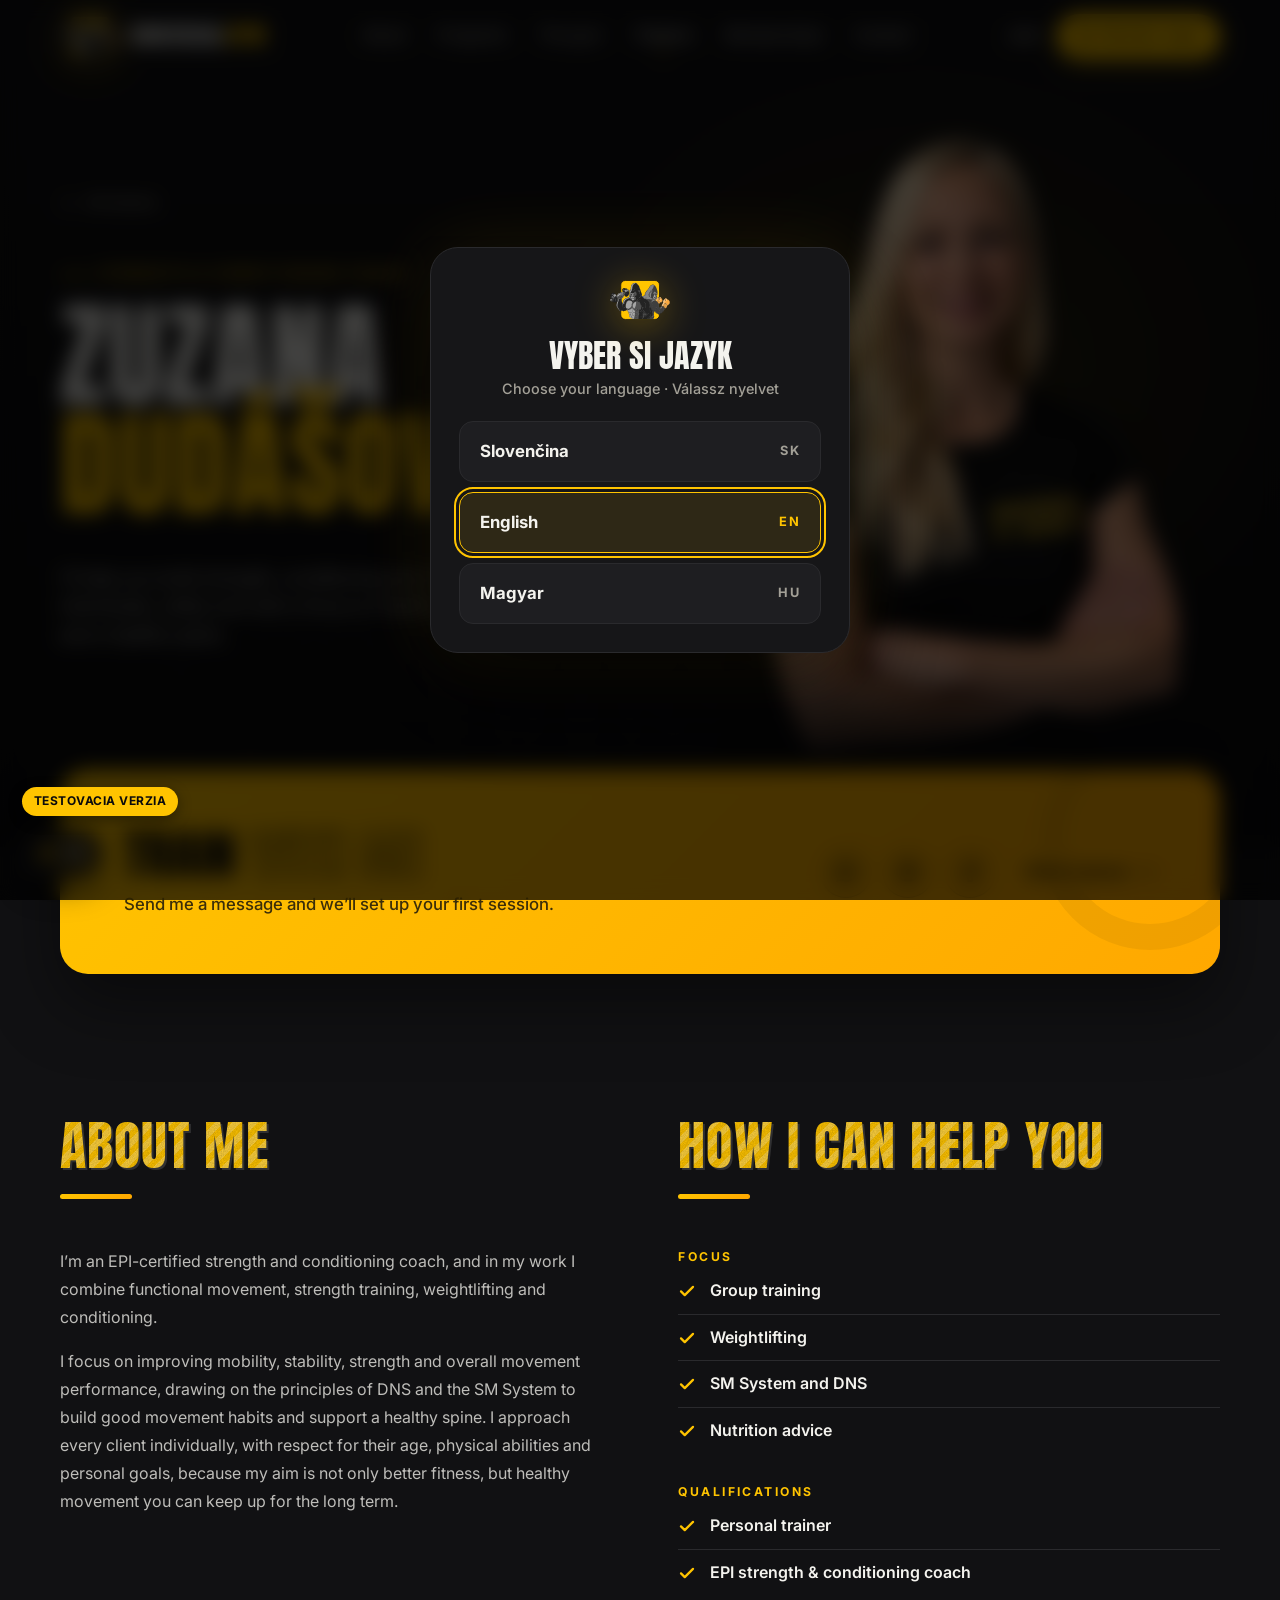
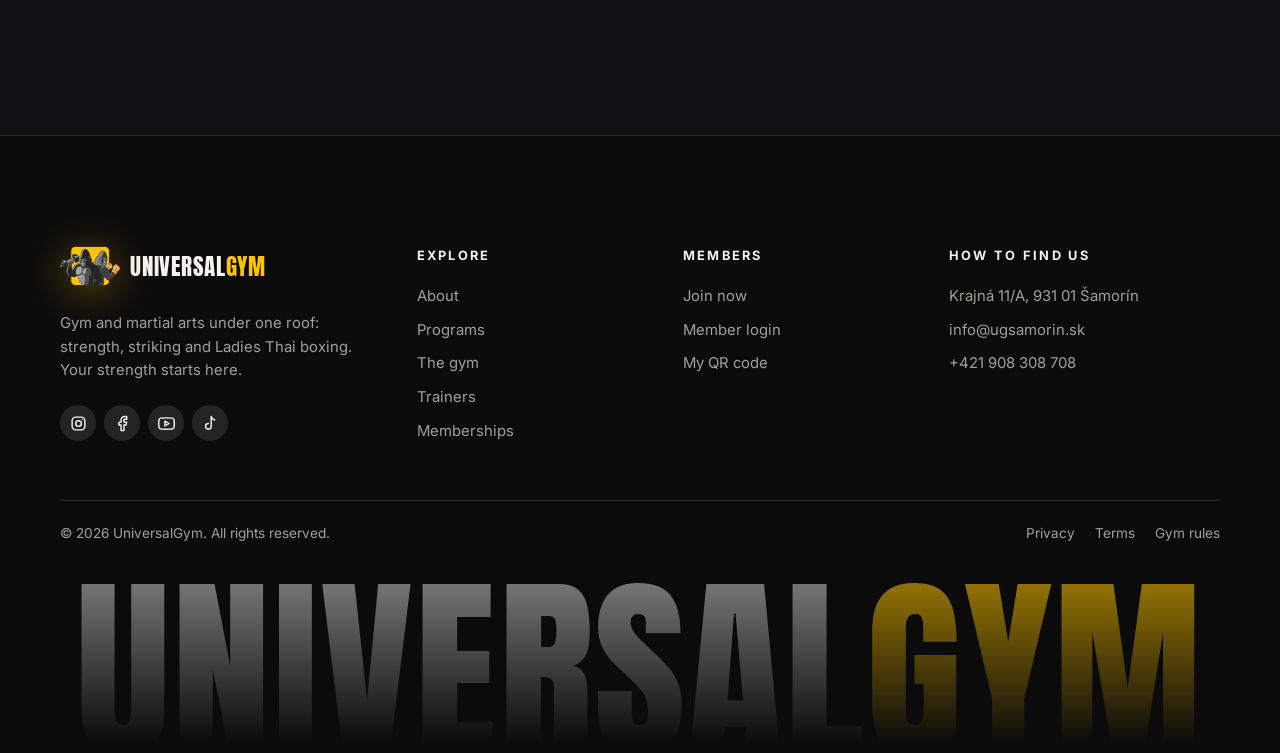
<file: docs/zdudasova.html>
<!doctype html>
<html lang="sk">
	<head>
		<meta charset="utf-8" />
		<meta name="robots" content="noindex, nofollow" />
		<meta name="viewport" content="width=device-width, initial-scale=1" />
		<link rel="icon" href="assets/img/favicon.svg" type="image/svg+xml" />
		<link rel="icon" href="assets/img/favicon-32.png" type="image/png" sizes="32x32" />
		<link rel="apple-touch-icon" href="assets/img/apple-touch-icon.png" />
		<title data-i18n="zdudasova.pageTitle">Zuzana Dudášová – trénerka | Universal Gym Šamorín</title>
		<meta
			name="description"
			content="Universal Gym Šamorín: silový tréning, striking, thajský box pre ženy, Krav Maga, Metcon a tréningy pre deti – každý tréning s certifikovaným trénerom."
		/>
		<meta name="theme-color" content="#0b0b0c" />
		<!-- The site is dark already: stops phones in dark mode (Samsung Internet, Chrome) from recolouring it -->
		<meta name="color-scheme" content="dark" />
		<link rel="preconnect" href="https://fonts.googleapis.com" />
		<link rel="preconnect" href="https://fonts.gstatic.com" crossorigin />
		<link
			href="https://fonts.googleapis.com/css2?family=Anton&family=Inter:wght@400;500;600;700;800&display=swap"
			rel="stylesheet"
		/>
		<!-- home.css: colours, top bar, buttons, footer (same as the homepage); trainer.css: trainer pages -->
		<link rel="stylesheet" href="assets/css/home.css?v=27" />
		<link rel="stylesheet" href="assets/css/trainer.css?v=37" />
		<script>
			document.documentElement.classList.add('js');
		</script>
		<script src="assets/locales/sk.js?v=18"></script>
		<script src="assets/locales/en.js?v=18"></script>
		<script src="assets/locales/hu.js?v=18"></script>
		<script src="assets/js/i18n.js"></script>
		<script src="assets/js/site-header.js" defer></script>
		<script src="assets/js/home.js?v=12" defer></script>
		<script src="assets/js/test-mode.js" defer></script>
	</head>
		<!--
			TEXTS: every text with data-i18n="…" comes from assets/locales/sk.js, en.js and hu.js.
			The page replaces the text written here with the one from those files when it loads,
			so change texts THERE (in all three languages). The Slovak text below is only a fallback.
		-->
		<a class="skip-link" href="#main" data-i18n="a11y.skip"
			>Preskočiť na obsah</a
		>
		<div class="progress" aria-hidden="true"></div>

		<!-- ===================== Navbar ===================== -->
		<header class="topbar" data-root="" data-menu-breakpoint="1121">
			<div class="topbar-inner">
				<a
					class="logo"
					href="index.html"
					aria-label="UniversalGym – úvod"
					data-i18n-attr="aria-label:a11y.home"
				>
					<span class="logo-mark"><img src="assets/img/logo.svg" alt="" /></span>
					<span class="logo-word">Universal<span>Gym</span></span>
				</a>

				<nav
					id="topbar-links"
					class="topbar-links"
					aria-label="Hlavná navigácia"
					data-i18n-attr="aria-label:nav.label"
				>
					<a href="index.html#about" data-i18n="nav.about">O nás</a>
					<a href="index.html#programs" data-i18n="nav.programs">Programy</a>
					<a href="index.html#gym" data-i18n="nav.gym">Posilňovňa</a>
					<a href="index.html#trainers" class="is-active" aria-current="page" data-i18n="nav.trainers">Tréneri</a>
					<a href="index.html#memberships" data-i18n="nav.memberships">Členstvo</a>
					<a href="index.html#visit" data-i18n="nav.contact">Kontakt</a>
					<!-- Phone menu only: QR code card and a back button (shown in the full-screen menu). -->
					<div class="menu-extra">
						<div class="menu-qr">
							<span class="menu-qr-icon"><svg viewBox="0 0 24 24" aria-hidden="true"><rect x="3" y="3" width="7" height="7" rx="1" /><rect x="14" y="3" width="7" height="7" rx="1" /><rect x="3" y="14" width="7" height="7" rx="1" /><path d="M14 14h3v3h-3zM20 14v.01M14 20h.01M17 17h3v4" /></svg></span>
							<div>
								<b data-i18n="menu.qrTitle">Tvoj QR kód</b>
								<small data-i18n="menu.qrText">Tvoja vstupenka je v členskej aplikácii.</small>
							</div>
							<a class="btn" href="#test-off" data-test-off>
								<span data-i18n="menu.qrOpen">Otvoriť môj QR kód</span>
								<svg viewBox="0 0 24 24" aria-hidden="true"><path d="M5 12h14M13 6l6 6-6 6" /></svg>
							</a>
							<p class="menu-join">
								<span data-i18n="menu.noAccount">Ešte nemáš účet?</span>
								<a href="#test-off" data-test-off data-i18n="nav.joinNow">Zaregistruj sa</a>
							</p>
						</div>
						<button class="menu-back" type="button" data-menu-close>
							<svg viewBox="0 0 24 24" aria-hidden="true"><path d="M19 12H5M11 6l-6 6 6 6" /></svg>
							<span data-i18n="menu.back">Späť na stránku</span>
						</button>
					</div>
				</nav>

				<!-- Logged out: Join / Member login. Logged in: the account icon (site-account.js). -->
				<div id="account-slot" class="account-slot">
					<a href="#test-off" data-test-off data-i18n="nav.join">Registrácia</a>
					<a href="#test-off" data-test-off class="login-link">
						<svg viewBox="0 0 24 24" aria-hidden="true">
							<rect x="3" y="3" width="7" height="7" rx="1" />
							<rect x="14" y="3" width="7" height="7" rx="1" />
							<rect x="3" y="14" width="7" height="7" rx="1" />
							<path d="M14 14h3v3h-3zM20 14v.01M14 20h.01M17 17h3v4" />
						</svg>
						<span data-i18n="nav.login">Prihlásenie</span>
					</a>
				</div>

				<button
					class="menu-toggle"
					type="button"
					aria-expanded="false"
					aria-controls="topbar-links"
					aria-label="Otvoriť menu"
					data-label-open="Otvoriť menu"
					data-label-close="Zavrieť menu"
					data-i18n-attr="aria-label:nav.openMenu, data-label-open:nav.openMenu, data-label-close:nav.closeMenu"
				>
					<span></span><span></span><span></span>
				</button>
			</div>
		</header>

		<!--
			Trainer page. Texts: keys zdudasova.* (this trainer) and trainerPage.* (the same on every
			trainer page) in assets/locales/sk.js, en.js and hu.js. A new trainer: copy this file,
			change the name, photo and contact links, and add their own keys.
		-->
		<main id="main" class="tp">
			<!-- ===================== Intro: name, a short summary, photo ===================== -->
			<section class="tp-hero" id="top">
				<p class="tp-hero-word" aria-hidden="true">Dudášová</p>
				<div class="container tp-hero-inner">
					<div class="tp-intro">
						<a class="tp-back" href="index.html#trainers">
							<svg viewBox="0 0 24 24" aria-hidden="true"><path d="M19 12H5M11 6l-6 6 6 6" /></svg>
							<span data-i18n="trainerPage.back">Všetci tréneri</span>
						</a>
						<span class="eyebrow tp-rise" style="--i: 0" data-i18n="zdudasova.role">Silovo-kondičná trénerka</span>
						<h1 class="tp-name">
							<span class="tp-rise" style="--i: 1">Zuzana</span>
							<span class="tp-rise accent" style="--i: 2">Dudášová</span>
						</h1>
						<!-- A short summary under the name (zdudasova.summary) -->
						<p class="tp-summary tp-rise" style="--i: 3" data-i18n="zdudasova.summary">Pomôžem ti zlepšiť silu, kondíciu a mobilitu – individuálne, bezpečne a s dôrazom na zdravý pohyb a zdravú chrbticu.</p>
					</div>

					<figure class="tp-photo">
						<img
							src="assets/img/trainers/zdudasova_2.webp"
							alt="Zuzana Dudášová"
							width="845"
							height="1100"
						/>
					</figure>
				</div>
			</section>

			<!-- ===================== Contact card: overlaps the bottom of the intro and merges into the section below =====================
			     Contact links: replace each # with the real link.
			     WhatsApp: https://wa.me/421XXXXXXXXX (number without +, spaces or the first 0),
			     Instagram: https://www.instagram.com/…, Facebook: https://www.facebook.com/… -->
			<section class="tp-card-wrap" aria-labelledby="tp-card-title">
				<div class="container">
					<div class="tp-card">
						<div class="tp-card-text">
							<h2 id="tp-card-title" data-i18n-html="trainerPage.ctaTitle">Trénuj <em>so mnou</em></h2>
							<p data-i18n="trainerPage.ctaText">Napíš mi a dohodneme si prvý tréning.</p>
						</div>
						<div class="tp-card-actions">
							<div class="tp-card-social">
								<a class="tp-social" href="#" target="_blank" rel="noopener" aria-label="WhatsApp"><svg class="tp-icon-fill" viewBox="0 0 24 24" aria-hidden="true"><path d="M17.472 14.382c-.297-.149-1.758-.867-2.03-.967-.273-.099-.471-.148-.67.15-.197.297-.767.966-.94 1.164-.173.199-.347.223-.644.075-.297-.15-1.255-.463-2.39-1.475-.883-.788-1.48-1.761-1.653-2.059-.173-.297-.018-.458.13-.606.134-.133.298-.347.446-.52.149-.174.198-.298.298-.497.099-.198.05-.371-.025-.52-.075-.149-.669-1.612-.916-2.207-.242-.579-.487-.5-.669-.51-.173-.008-.371-.01-.57-.01-.198 0-.52.074-.792.372-.272.297-1.04 1.016-1.04 2.479 0 1.462 1.065 2.875 1.213 3.074.149.198 2.096 3.2 5.077 4.487.709.306 1.262.489 1.694.625.712.227 1.36.195 1.871.118.571-.085 1.758-.719 2.006-1.413.248-.694.248-1.289.173-1.413-.074-.124-.272-.198-.57-.347m-5.421 7.403h-.004a9.87 9.87 0 0 1-5.031-1.378l-.361-.214-3.741.982.998-3.648-.235-.374a9.86 9.86 0 0 1-1.51-5.26c.001-5.45 4.436-9.884 9.888-9.884 2.64 0 5.122 1.03 6.988 2.898a9.825 9.825 0 0 1 2.893 6.994c-.003 5.45-4.437 9.884-9.885 9.884m8.413-18.297A11.815 11.815 0 0 0 12.05 0C5.495 0 .16 5.335.157 11.892c0 2.096.547 4.142 1.588 5.945L.057 24l6.305-1.654a11.882 11.882 0 0 0 5.683 1.448h.005c6.554 0 11.89-5.335 11.893-11.893a11.821 11.821 0 0 0-3.48-8.413z" /></svg></a>
								<a class="tp-social" href="#" target="_blank" rel="noopener" aria-label="Instagram"><svg viewBox="0 0 24 24" aria-hidden="true"><rect x="3" y="3" width="18" height="18" rx="5" /><circle cx="12" cy="12" r="4" /><path d="M17.5 6.5h.01" /></svg></a>
								<a class="tp-social" href="#" target="_blank" rel="noopener" aria-label="Facebook"><svg viewBox="0 0 24 24" aria-hidden="true"><path d="M18 2h-3a5 5 0 0 0-5 5v3H7v4h3v8h4v-8h3l1-4h-4V7a1 1 0 0 1 1-1h3z" /></svg></a>
							</div>
							<a class="tp-card-link" href="index.html#trainers">
								<span data-i18n="trainerPage.otherTrainers">Ďalší tréneri</span>
								<svg viewBox="0 0 24 24" aria-hidden="true"><path d="M5 12h14M13 6l6 6-6 6" /></svg>
							</a>
						</div>
					</div>
				</div>
			</section>

			<!-- ===================== About me (left) and How I can help (right) ===================== -->
			<section class="section section-alt tp-about" id="o-mne">
				<div class="container tp-about-grid">
					<div class="reveal">
						<h2 class="tp-about-title"><span data-i18n="trainerPage.about">O mne</span></h2>
						<!-- Paragraphs in zdudasova.about (class="is-plain": all the same size; without it the first one is bigger) -->
						<div class="tp-about-text is-plain" data-i18n-html="zdudasova.about">
							<p>Som certifikovaná silovo-kondičná trénerka EPI a vo svojej práci prepájam funkčný pohyb, silový tréning, vzpieranie a rozvoj kondície.</p>
							<p>Zameriavam sa na zlepšovanie mobility, stability, sily a celkovej pohybovej výkonnosti, pričom využívam aj princípy DNS a SM systému na podporu správnych pohybových návykov a zdravia chrbtice. Ku každému klientovi pristupujem individuálne, s rešpektom k jeho veku, fyzickým možnostiam a osobným cieľom, pretože mojím cieľom je nielen zlepšenie kondície, ale aj dlhodobo udržateľný a zdravý pohyb.</p>
						</div>
					</div>
					<div class="reveal" style="--i: 1">
						<h2 class="tp-about-title"><span data-i18n="trainerPage.help">V čom ti pomôžem</span></h2>
						<!-- Groups: a small heading (<p class="tp-help-group">) and a list under it; any number of groups and items.
						     class="is-detailed" on a list: longer items in normal weight, the part in <b> stands out. -->
						<p class="tp-help-group" data-i18n="zdudasova.groupFocus">Zameranie</p>
						<ul class="tp-help-list">
							<li data-i18n="zdudasova.help3">Skupinové tréningy</li>
							<li data-i18n="zdudasova.help4">Vzpieranie</li>
							<li data-i18n="zdudasova.help5">SM systém a DNS</li>
							<li data-i18n="zdudasova.help6">Poradenstvo v oblasti výživy</li>
						</ul>
						<p class="tp-help-group" data-i18n="zdudasova.groupQualifications">Kvalifikácia</p>
						<ul class="tp-help-list">
							<li data-i18n="zdudasova.help1">Osobná trénerka</li>
							<li data-i18n="zdudasova.help2">Silovo-kondičná trénerka EPI</li>
						</ul>
					</div>
				</div>
			</section>
		</main>

		<!-- ===================== Footer ===================== -->
		<footer class="site-footer">
			<div class="container">
				<div class="footer-grid">
					<div>
						<a
							class="logo"
							href="index.html"
							aria-label="UniversalGym – úvod"
							data-i18n-attr="aria-label:a11y.home"
						>
							<span class="logo-mark"><img src="assets/img/logo.svg" alt="" /></span>
							<span class="logo-word">Universal<span>Gym</span></span>
						</a>
						<p data-i18n="footer.about">
							Posilňovňa a bojové športy pod jednou strechou: sila, striking a
							thajský box pre ženy. Tvoja sila začína tu.
						</p>
						<div class="socials">
							<a href="#" aria-label="Instagram"
								><svg viewBox="0 0 24 24">
									<rect x="3" y="3" width="18" height="18" rx="5" />
									<circle cx="12" cy="12" r="4" />
									<path d="M17.5 6.5h.01" /></svg
							></a>
							<a href="#" aria-label="Facebook"
								><svg viewBox="0 0 24 24">
									<path
										d="M18 2h-3a5 5 0 0 0-5 5v3H7v4h3v8h4v-8h3l1-4h-4V7a1 1 0 0 1 1-1h3z"
									/></svg
							></a>
							<a href="#" aria-label="YouTube"
								><svg viewBox="0 0 24 24">
									<path
										d="M22.5 6.4a2.8 2.8 0 0 0-2-2C18.9 4 12 4 12 4s-6.9 0-8.5.4a2.8 2.8 0 0 0-2 2A29 29 0 0 0 1 12a29 29 0 0 0 .5 5.6 2.8 2.8 0 0 0 2 2C5.1 20 12 20 12 20s6.9 0 8.5-.4a2.8 2.8 0 0 0 2-2A29 29 0 0 0 23 12a29 29 0 0 0-.5-5.6z"
									/>
									<path d="M9.8 15.5l5.7-3.5-5.7-3.5z" /></svg
							></a>
							<a href="#" aria-label="TikTok"
								><svg viewBox="0 0 24 24">
									<path d="M9 12a4 4 0 1 0 4 4V2c.5 2.5 2.5 4.5 5 5" /></svg
							></a>
						</div>
					</div>

					<div>
						<h4 data-i18n="footer.explore">Preskúmaj</h4>
						<ul>
							<li><a href="index.html#about" data-i18n="nav.about">O nás</a></li>
							<li><a href="index.html#programs" data-i18n="nav.programs">Programy</a></li>
							<li><a href="index.html#gym" data-i18n="nav.gym">Posilňovňa</a></li>
							<li><a href="index.html#trainers" data-i18n="nav.trainers">Tréneri</a></li>
							<li>
								<a href="index.html#memberships" data-i18n="nav.memberships">Členstvo</a>
							</li>
						</ul>
					</div>

					<div>
						<h4 data-i18n="footer.members">Pre členov</h4>
						<ul>
							<li>
								<a href="#test-off" data-test-off data-i18n="nav.joinNow">Zaregistruj sa</a>
							</li>
							<li>
								<a href="#test-off" data-test-off data-i18n="nav.login">Prihlásenie</a>
							</li>
							<li>
								<a href="#test-off" data-test-off data-i18n="footer.myQr"
									>Môj QR kód</a
								>
							</li>
						</ul>
					</div>

					<div>
						<h4 data-i18n="footer.loop">Ako k nám?</h4>
						<ul>
							<li>Krajná 11/A, 931 01 Šamorín</li>
							<li>
								<a href="mailto:info@ugsamorin.sk"
									>info@ugsamorin.sk</a
								>
							</li>
							<li><a href="tel:+421908308708">+421 908 308 708</a></li>
						</ul>
					</div>
				</div>

				<div class="footer-bottom">
					<span
						>© <span data-year>2026</span>
						<span data-i18n="footer.rights"
							>UniversalGym. Všetky práva vyhradené.</span
						></span
					>
					<nav
						aria-label="Právne informácie"
						data-i18n-attr="aria-label:footer.legal"
					>
						<a href="#" data-i18n="footer.privacy">Ochrana súkromia</a>
						<a href="#" data-i18n="footer.terms">Podmienky</a>
						<a href="#" data-i18n="footer.rules">Prevádzkový poriadok</a>
					</nav>
				</div>
			</div>

			<p class="footer-word" aria-hidden="true">
				<span>Universal</span><span class="y">Gym</span>
			</p>
		</footer>

		<button
			class="to-top"
			type="button"
			aria-label="Späť hore"
			data-i18n-attr="aria-label:a11y.toTop"
		>
			<svg viewBox="0 0 24 24"><path d="M12 19V5M6 11l6-6 6 6" /></svg>
		</button>

		<!-- Language button (bottom-left) and picker. The picker also opens by itself on the
		     first visit; the choice is remembered. Handled by assets/js/i18n.js. -->
		<button
			class="lang-fab"
			type="button"
			data-open-lang
			aria-label="Jazyk"
			data-i18n-attr="aria-label:nav.language"
		>
			<svg viewBox="0 0 24 24" aria-hidden="true">
				<circle cx="12" cy="12" r="9" />
				<path d="M3 12h18M12 3a14 14 0 0 1 0 18M12 3a14 14 0 0 0 0 18" />
			</svg>
			<span data-lang-current>SK</span>
		</button>

		<div
			class="lang-modal"
			role="dialog"
			aria-modal="true"
			aria-labelledby="lang-modal-title"
			hidden
		>
			<div class="lang-card">
				<span class="logo-mark"><img src="assets/img/logo.svg" alt="" /></span>
				<!-- Shown in all three languages on purpose: the visitor has not picked one yet. -->
				<h2 id="lang-modal-title">
					Vyber si jazyk<span>Choose your language · Válassz nyelvet</span>
				</h2>
				<div class="lang-options">
					<button type="button" data-lang="sk" lang="sk" aria-pressed="true">
						<b>Slovenčina</b><span>SK</span>
					</button>
					<button type="button" data-lang="en" lang="en" aria-pressed="false">
						<b>English</b><span>EN</span>
					</button>
					<button type="button" data-lang="hu" lang="hu" aria-pressed="false">
						<b>Magyar</b><span>HU</span>
					</button>
				</div>
			</div>
		</div>

	</body>
</html>
</file>
<file: docs/assets/css/home.css>
/* =====================================================================
   UniversalGym – public landing page (index.html)

   THEME: change the colours below and the whole page follows.
   Every glow, tint and border on the page is derived from these
   tokens with color-mix(), so swapping --primary (e.g. to a red or a
   blue) re-colours buttons, highlights, shadows and gradients at once.
   ===================================================================== */

:root {
  color-scheme: dark; /* the site is dark already: browsers in dark mode leave the colours alone */

  /* Brand */
  --primary: #ffc400;          /* main accent (yellow) */
  --primary-strong: #ffa800;   /* second stop for gradients */
  --primary-soft: #ffd23d;     /* hover state */
  --on-primary: #0b0b0c;       /* text/icons placed on --primary */

  /* Surfaces (dark theme) */
  --bg: #0b0b0c;               /* page background */
  --bg-alt: #111113;           /* alternate section background */
  --surface: #161618;          /* cards */
  --surface-2: #1e1e21;        /* raised cards, inputs */
  --text: #f4f3ee;             /* headings and body */
  --muted: #a3a097;            /* secondary text */
  --border: #2a2a2d;           /* hairlines */

  /* Program colours (the dot next to each program's label).
     Set them all to var(--primary) for a pure yellow/black look. */
  --prog-strength: var(--primary);
  --prog-striking: #ff6b3d;
  --prog-ladies: #ff5fa2;
  --prog-krav: #3dc7ff;
  --prog-metcon: #a3e635;
  --prog-kids: #b38cff;

  /* Status */
  --success: #3ddc84;
  --danger: #ff5a5a;

  /* Type */
  --font-display: 'Anton', 'Impact', 'Arial Narrow', sans-serif;
  --font-body: 'Inter', system-ui, -apple-system, 'Segoe UI', sans-serif;

  /* Shape and motion */
  --radius-sm: 10px;
  --radius: 18px;
  --radius-lg: 28px;
  --container: 1200px;
  --gutter: 20px;
  --ease: cubic-bezier(0.2, 0.8, 0.2, 1);
  --ease-out: cubic-bezier(0.16, 1, 0.3, 1);

  /* Derived (no need to edit) */
  --primary-glow: color-mix(in srgb, var(--primary) 35%, transparent);
  --primary-tint: color-mix(in srgb, var(--primary) 10%, transparent);
  --primary-line: color-mix(in srgb, var(--primary) 40%, transparent);
  --gradient: linear-gradient(135deg, var(--primary), var(--primary-strong));
  --topbar-h: 72px;
}

/* ===== Base ===== */

*, *::before, *::after { box-sizing: border-box; }
[hidden] { display: none !important; }
.i18n-pending body { visibility: hidden; }

html { overflow-x: clip; scroll-behavior: smooth; scroll-padding-top: var(--topbar-h); }

body {
  margin: 0;
  background: var(--bg);
  color: var(--text);
  font: 400 16px/1.6 var(--font-body);
  -webkit-font-smoothing: antialiased;
  overflow-x: clip;
}

img { display: block; max-width: 100%; }
a { color: inherit; }
button { font: inherit; cursor: pointer; }

::selection { background: var(--primary); color: var(--on-primary); }

:focus-visible { outline: 2px solid var(--primary); outline-offset: 3px; border-radius: 4px; }

.container { width: 100%; max-width: var(--container); margin: 0 auto; padding: 0 var(--gutter); }

.skip-link {
  position: absolute;
  left: 16px;
  top: -60px;
  z-index: 100;
  padding: 10px 16px;
  border-radius: var(--radius-sm);
  background: var(--primary);
  color: var(--on-primary);
  font-weight: 700;
  text-decoration: none;
  transition: top 200ms var(--ease);
}
.skip-link:focus { top: 12px; }

/* Section headings */
.section { position: relative; padding: clamp(80px, 11vw, 140px) 0; }
.section-alt { background: var(--bg-alt); }

.section-head { max-width: 680px; margin-bottom: clamp(40px, 6vw, 64px); }
.section-head.center { margin-left: auto; margin-right: auto; text-align: center; }

.eyebrow {
  display: inline-flex;
  align-items: center;
  gap: 10px;
  margin-bottom: 16px;
  color: var(--primary);
  font-size: 0.8rem;
  font-weight: 700;
  letter-spacing: 0.2em;
  text-transform: uppercase;
}
.eyebrow::before { content: ''; width: 28px; height: 2px; background: currentColor; }

.title {
  margin: 0 0 18px;
  font-family: var(--font-display);
  font-size: clamp(2.4rem, 6vw, 4.2rem);
  font-weight: 400;
  line-height: 1.06; /* room for háčeks and accents (Š, Č, Ő) between lines */
  letter-spacing: 0.01em;
  text-transform: uppercase;
}
.title em { font-style: normal; color: var(--primary); }

.lead { margin: 0; color: var(--muted); font-size: clamp(1rem, 1.6vw, 1.12rem); }

/* ===== Buttons ===== */

.btn {
  --btn-bg: var(--primary);
  --btn-fg: var(--on-primary);
  position: relative;
  display: inline-flex;
  align-items: center;
  justify-content: center;
  gap: 10px;
  padding: 15px 28px;
  border: 0;
  border-radius: 999px;
  background: var(--btn-bg);
  color: var(--btn-fg);
  font-weight: 700;
  font-size: 0.98rem;
  text-decoration: none;
  overflow: hidden;
  isolation: isolate;
  box-shadow: 0 10px 30px var(--primary-glow);
  transition: transform 250ms var(--ease), box-shadow 250ms var(--ease), background 200ms ease;
}

/* Light sweep across the button on hover */
.btn::before {
  content: '';
  position: absolute;
  inset: 0;
  z-index: -1;
  background: linear-gradient(110deg, transparent 30%, rgba(255 255 255 / 0.45) 50%, transparent 70%);
  transform: translateX(-120%);
  transition: transform 700ms var(--ease);
}
.btn:hover::before { transform: translateX(120%); }
.btn:hover { background: var(--primary-soft); transform: translateY(-2px); box-shadow: 0 16px 40px var(--primary-glow); }
.btn svg { width: 18px; height: 18px; fill: none; stroke: currentColor; stroke-width: 2.2; stroke-linecap: round; stroke-linejoin: round; transition: transform 250ms var(--ease); }
.btn:hover svg { transform: translateX(4px); }

.btn-ghost {
  --btn-bg: rgba(255 255 255 / 0.06);
  --btn-fg: var(--text);
  box-shadow: inset 0 0 0 1px rgba(255 255 255 / 0.18);
  -webkit-backdrop-filter: blur(10px);
  backdrop-filter: blur(10px);
}
.btn-ghost:hover { background: rgba(255 255 255 / 0.12); box-shadow: inset 0 0 0 1px var(--primary-line); }

.btn-dark { --btn-bg: var(--on-primary); --btn-fg: var(--primary); box-shadow: 0 10px 30px rgba(0 0 0 / 0.3); }
.btn-dark:hover { background: #000; box-shadow: 0 16px 40px rgba(0 0 0 / 0.4); }

/* ===== Scroll progress bar ===== */

.progress {
  position: fixed;
  inset: 0 0 auto 0;
  z-index: 60;
  height: 3px;
  background: var(--gradient);
  transform-origin: left;
  transform: scaleX(var(--progress, 0));
  box-shadow: 0 0 12px var(--primary-glow);
}

/* =====================================================================
   Top bar (class names are shared with site-header.js / site-account.js)
   ===================================================================== */

.topbar {
  position: fixed;
  inset: 0 0 auto 0;
  z-index: 50;
  border-bottom: 1px solid transparent;
  transition: background 300ms ease, border-color 300ms ease, box-shadow 300ms ease, transform 400ms var(--ease);
}

.topbar.scrolled {
  background: color-mix(in srgb, var(--bg) 82%, transparent);
  -webkit-backdrop-filter: blur(16px) saturate(150%);
  backdrop-filter: blur(16px) saturate(150%);
  border-bottom-color: rgba(255 255 255 / 0.07);
  box-shadow: 0 10px 40px rgba(0 0 0 / 0.35);
}

/* Hidden while scrolling down, shown again when scrolling up (home.js) */
.topbar.tucked { transform: translateY(-100%); }

.topbar-inner {
  display: flex;
  align-items: center;
  gap: 32px;
  max-width: var(--container);
  height: var(--topbar-h);
  margin: 0 auto;
  padding: 0 var(--gutter);
}

.logo { display: inline-flex; align-items: center; gap: 10px; color: var(--text); text-decoration: none; }

.logo-mark {
  display: flex;
  width: fit-content;
  height: 40px;
  filter: drop-shadow(0 6px 20px var(--primary-glow));
  transition: transform 400ms var(--ease);
}
.logo:hover .logo-mark { transform: rotate(-12deg) scale(1.08); }
.logo-mark img { display: block; width: auto; height: 100%; }
.logo-word { font-family: var(--font-display); font-size: 1.45rem; letter-spacing: 0.03em; text-transform: uppercase; }
.logo-word span { color: var(--primary); }

.topbar-links { display: flex; align-items: center; gap: 4px; margin: 0 auto; }

.topbar-links a {
  position: relative;
  white-space: nowrap;
  padding: 8px 14px;
  border-radius: 999px;
  color: color-mix(in srgb, var(--text) 75%, transparent);
  font-size: 0.93rem;
  font-weight: 500;
  text-decoration: none;
  transition: color 200ms ease, background 200ms ease;
}
.topbar-links a:hover { color: var(--text); background: rgba(255 255 255 / 0.06); }

/* Dot under the link of the section in view */
.topbar-links a::after {
  content: '';
  position: absolute;
  left: 50%;
  bottom: 2px;
  width: 5px;
  height: 5px;
  border-radius: 50%;
  background: var(--primary);
  transform: translateX(-50%) scale(0);
  transition: transform 300ms var(--ease);
}
.topbar-links a.is-active { color: var(--text); }
.topbar-links a.is-active::after { transform: translateX(-50%) scale(1); }

.topbar-links .menu-extra { display: none; }

.account-slot { display: flex; align-items: center; gap: 18px; }
.account-slot > a { color: color-mix(in srgb, var(--text) 80%, transparent); font-weight: 600; font-size: 0.93rem; text-decoration: none; transition: color 200ms ease; }
.account-slot > a:hover { color: var(--primary); }

.account-slot .login-link {
  display: inline-flex;
  white-space: nowrap;
  align-items: center;
  gap: 8px;
  padding: 10px 20px;
  border-radius: 999px;
  background: var(--primary);
  color: var(--on-primary);
  box-shadow: 0 6px 20px var(--primary-glow);
  transition: transform 200ms var(--ease), box-shadow 200ms ease, background 200ms ease;
}
.account-slot .login-link:hover { color: var(--on-primary); background: var(--primary-soft); transform: translateY(-2px); box-shadow: 0 10px 28px var(--primary-glow); }
.account-slot .login-link svg { width: 16px; height: 16px; fill: none; stroke: currentColor; stroke-width: 2.2; stroke-linecap: round; stroke-linejoin: round; }

/* Account icon + menu (built by site-account.js when a member is logged in) */
.account { position: relative; }

.account-button {
  display: grid;
  place-items: center;
  width: 42px;
  height: 42px;
  padding: 0;
  border: 0;
  border-radius: 50%;
  background: var(--primary);
  color: var(--on-primary);
  box-shadow: 0 0 0 2px var(--bg), 0 0 0 3.5px var(--primary);
  transition: transform 200ms var(--ease);
}
.account-button:hover { transform: scale(1.06); }
.account-button svg { width: 22px; height: 22px; fill: none; stroke: currentColor; stroke-width: 2; stroke-linecap: round; }
.account-button .account-icon-close { display: none; }

/* Dropdown: fades and slides in when .open is added (and back out when it is removed) */
.account-menu {
  position: absolute;
  top: calc(100% + 14px);
  right: -6px;
  z-index: 20;
  display: grid;
  width: 290px;
  max-width: calc(100vw - 2 * var(--gutter));
  padding: 8px;
  border: 1px solid rgba(255 255 255 / 0.08);
  border-radius: var(--radius);
  background:
    radial-gradient(120% 80% at 100% 0%, var(--primary-tint), transparent 60%),
    color-mix(in srgb, var(--surface) 92%, transparent);
  -webkit-backdrop-filter: blur(18px) saturate(150%);
  backdrop-filter: blur(18px) saturate(150%);
  box-shadow: 0 24px 60px rgba(0 0 0 / 0.55), inset 0 1px 0 rgba(255 255 255 / 0.05);
  transform-origin: calc(100% - 26px) -8px;
  opacity: 0;
  visibility: hidden;
  transform: translateY(-8px) scale(0.96);
  transition: opacity 180ms ease, transform 260ms var(--ease-out), visibility 0s linear 260ms;
}
.account-menu.open { opacity: 1; visibility: visible; transform: none; transition: opacity 180ms ease, transform 260ms var(--ease-out), visibility 0s; }
/* little arrow pointing at the account button */
.account-menu::before {
  content: '';
  position: absolute;
  top: -6px;
  right: 21px;
  width: 12px;
  height: 12px;
  border-top: 1px solid rgba(255 255 255 / 0.08);
  border-left: 1px solid rgba(255 255 255 / 0.08);
  border-radius: 3px 0 0 0;
  background: color-mix(in srgb, var(--primary) 6%, var(--surface));
  transform: rotate(45deg);
}

.account-head { display: flex; align-items: center; gap: 12px; padding: 10px 10px 12px; }
.account-avatar {
  display: grid;
  flex: none;
  place-items: center;
  width: 44px;
  height: 44px;
  border-radius: 50%;
  background: var(--gradient);
  color: var(--on-primary);
  font-family: var(--font-display);
  font-size: 1.3rem;
  box-shadow: 0 6px 18px var(--primary-glow);
}
.account-who { min-width: 0; }
.account-name { margin: 0; overflow: hidden; color: var(--text); font-size: 1rem; font-weight: 700; text-overflow: ellipsis; white-space: nowrap; }
.account-status { display: flex; align-items: center; gap: 6px; margin: 2px 0 0; color: var(--muted); font-size: 0.8rem; }
.account-dot { width: 7px; height: 7px; border-radius: 50%; background: var(--success); box-shadow: 0 0 0 3px color-mix(in srgb, var(--success) 20%, transparent); }

.account-sep { height: 1px; margin: 4px 6px; background: rgba(255 255 255 / 0.07); }

.account-menu .account-item {
  display: flex;
  align-items: center;
  gap: 12px;
  width: 100%;
  padding: 9px 10px;
  border: 0;
  border-radius: 12px;
  background: transparent;
  color: var(--text);
  font: inherit;
  text-align: left;
  text-decoration: none;
  cursor: pointer;
  transition: background 160ms ease, color 160ms ease;
}
.account-item-icon {
  display: grid;
  flex: none;
  place-items: center;
  width: 36px;
  height: 36px;
  border-radius: 10px;
  background: rgba(255 255 255 / 0.05);
  color: var(--primary);
  transition: background 160ms ease, color 160ms ease;
}
.account-item svg { width: 18px; height: 18px; fill: none; stroke: currentColor; stroke-width: 2; stroke-linecap: round; stroke-linejoin: round; }
.account-item-text { display: grid; flex: 1; min-width: 0; }
.account-item-text b { font-size: 0.93rem; font-weight: 600; }
.account-item-text small { color: var(--muted); font-size: 0.78rem; }
.account-item-arrow { display: grid; color: var(--muted); opacity: 0; transform: translateX(-4px); transition: opacity 160ms ease, transform 200ms var(--ease); }
.account-item-arrow svg { width: 16px; height: 16px; }

.account-menu .account-item:hover,
.account-menu .account-item:focus-visible { outline: none; background: rgba(255 255 255 / 0.06); }
.account-item:hover .account-item-icon,
.account-item:focus-visible .account-item-icon { background: var(--primary); color: var(--on-primary); }
.account-item:hover .account-item-arrow,
.account-item:focus-visible .account-item-arrow { opacity: 1; transform: none; }
.account-item[aria-current="page"] .account-item-icon { background: var(--primary-tint); box-shadow: inset 0 0 0 1px var(--primary-line); }

.account-menu .account-logout { color: color-mix(in srgb, var(--danger) 85%, var(--text)); }
.account-logout .account-item-icon { background: color-mix(in srgb, var(--danger) 10%, transparent); color: var(--danger); }
.account-menu .account-logout:hover,
.account-menu .account-logout:focus-visible { background: color-mix(in srgb, var(--danger) 10%, transparent); }
.account-logout:hover .account-item-icon,
.account-logout:focus-visible .account-item-icon { background: var(--danger); color: #fff; }
.account-logout:disabled { opacity: 0.6; cursor: progress; }

.account-button[aria-expanded="true"] { transform: scale(1.06); box-shadow: 0 0 0 2px var(--bg), 0 0 0 3.5px var(--primary), 0 8px 24px var(--primary-glow); }
.account-button:focus-visible { outline: 2px solid var(--primary); outline-offset: 5px; }

@keyframes pop-in { from { opacity: 0; transform: translateY(-6px) scale(0.97); } } /* also used by auth.css */

/* Phones and tablets: the account menu goes full screen like the phone menu, growing in a circle
   out of the account button (--account-origin is set by site-account.js), with Log out at the bottom. */
@media (max-width: 1120px) {
  .account-menu {
    position: fixed;
    inset: 0;
    z-index: -1; /* behind the bar, so the logo and the X stay on top */
    display: flex;
    flex-direction: column;
    width: auto;
    max-width: none;
    padding: calc(var(--topbar-h) + 16px) var(--gutter) calc(24px + env(safe-area-inset-bottom));
    overflow-y: auto;
    overscroll-behavior: contain;
    border: 0;
    border-radius: 0;
    background:
      radial-gradient(120% 60% at 100% 0%, var(--primary-tint), transparent 60%),
      var(--bg);
    -webkit-backdrop-filter: none;
    backdrop-filter: none;
    box-shadow: none;
    opacity: 1;
    transform: none;
    clip-path: circle(0 at var(--account-origin, 100% 0));
    /* closing: the rows fade first, then the circle shrinks back smoothly (ease-in-out, no sudden stop) */
    transition: clip-path 600ms cubic-bezier(0.65, 0, 0.35, 1) 120ms, visibility 0s linear 720ms;
  }
  .account-menu.open { clip-path: circle(150% at var(--account-origin, 100% 0)); transition: clip-path 750ms var(--ease-out), visibility 0s; }
  .account-menu::before { display: none; }

  /* The account button becomes the X */
  .account-button[aria-expanded="true"] .account-icon-person { display: none; }
  .account-button[aria-expanded="true"] .account-icon-close { display: block; }
  .account-button[aria-expanded="true"] { transform: none; box-shadow: 0 0 0 2px var(--bg), 0 0 0 3.5px var(--primary); }
  html.account-open .menu-toggle { visibility: hidden; }

  .account-head { gap: 16px; padding: 12px 4px 24px; }
  .account-avatar { width: 64px; height: 64px; font-size: 2rem; }
  .account-name { font-family: var(--font-display); font-size: clamp(2rem, 9vw, 2.6rem); font-weight: 400; line-height: 1.05; text-transform: uppercase; white-space: normal; }
  .account-name > span:last-child { color: var(--primary); }
  .account-status { margin-top: 6px; font-size: 0.88rem; }
  .account-sep { margin: 0; background: rgba(255 255 255 / 0.08); }
  .account-sep:last-of-type { display: none; }

  /* Big rows, like the phone menu links */
  .account-menu .account-item { gap: 16px; padding: 18px 4px; border-bottom: 1px solid rgba(255 255 255 / 0.08); border-radius: 0; }
  .account-menu .account-item:hover, .account-menu .account-item:focus-visible { background: none; }
  .account-item-icon { width: 48px; height: 48px; border-radius: 14px; }
  .account-item svg { width: 22px; height: 22px; }
  .account-item-text b { font-size: clamp(1.25rem, 5.5vw, 1.5rem); letter-spacing: -0.02em; }
  .account-item-text small { font-size: 0.88rem; }
  .account-item-arrow { opacity: 1; transform: none; }
  a.account-item:hover .account-item-text b, a.account-item:focus-visible .account-item-text b { color: var(--primary); }

  /* Log out: a full-width button pinned to the bottom of the screen */
  .account-menu .account-logout {
    justify-content: center;
    gap: 10px;
    margin-top: auto;
    padding: 15px;
    border: 1px solid color-mix(in srgb, var(--danger) 45%, transparent);
    border-radius: 999px;
    background: color-mix(in srgb, var(--danger) 8%, transparent);
    color: var(--danger);
  }
  .account-menu .account-logout:hover, .account-menu .account-logout:focus-visible { background: color-mix(in srgb, var(--danger) 16%, transparent); }
  .account-logout .account-item-icon, .account-logout:hover .account-item-icon, .account-logout:focus-visible .account-item-icon { width: auto; height: auto; background: none; color: currentColor; }
  .account-logout .account-item-text { flex: none; }
  .account-logout .account-item-text b { font-size: 1rem; font-weight: 700; letter-spacing: 0; }

  /* Rows slide in one after another once the circle has started to open */
  .account-head, .account-menu .account-item {
    opacity: 0;
    transform: translateY(12px);
    transition: opacity 200ms ease, transform 300ms ease, background 160ms ease, color 160ms ease;
  }
  .account-menu.open .account-head, .account-menu.open .account-item {
    opacity: 1;
    transform: none;
    transition: opacity 400ms ease, transform 500ms var(--ease-out), background 160ms ease, color 160ms ease;
  }
  .account-menu.open .account-head { transition-delay: 150ms; }
  .account-menu.open a.account-item:nth-of-type(1) { transition-delay: 220ms; }
  .account-menu.open a.account-item:nth-of-type(2) { transition-delay: 290ms; }
  .account-menu.open a.account-item:nth-of-type(3) { transition-delay: 360ms; }
  .account-menu.open button.account-logout { transition-delay: 430ms; }
}

/* Phone menu button: three bars that turn into an X */
.menu-toggle {
  display: none;
  width: 44px;
  height: 44px;
  padding: 0;
  border: 0;
  border-radius: 12px;
  background: rgba(255 255 255 / 0.07);
  color: var(--text);
}
.menu-toggle span {
  display: block;
  width: 20px;
  height: 2px;
  margin: 4px auto;
  border-radius: 2px;
  background: currentColor;
  transition: transform 250ms var(--ease), opacity 150ms ease;
}
.menu-toggle[aria-expanded="true"] span:nth-child(1) { transform: translateY(6px) rotate(45deg); }
.menu-toggle[aria-expanded="true"] span:nth-child(2) { opacity: 0; }
.menu-toggle[aria-expanded="true"] span:nth-child(3) { transform: translateY(-6px) rotate(-45deg); }

/* =====================================================================
   Hero
   ===================================================================== */

.hero {
  position: relative;
  display: grid;
  align-items: center;
  min-height: 100svh;
  padding: calc(var(--topbar-h) + 48px) 0 120px;
  overflow: hidden;
  isolation: isolate;
}

.hero-media { position: absolute; inset: -6% 0; z-index: -2; will-change: transform; }
.hero-media img {
  width: 100%;
  height: 100%;
  object-fit: cover;
  object-position: center 40%;
  animation: ken-burns 22s ease-in-out infinite alternate;
}
@keyframes ken-burns { from { transform: scale(1.05); } to { transform: scale(1.18) translate(-1.5%, -1%); } }

.hero::before {
  content: '';
  position: absolute;
  inset: 0;
  z-index: -1;
  background:
    radial-gradient(60% 60% at 80% 30%, var(--primary-tint), transparent 70%),
    linear-gradient(90deg, var(--bg) 0%, color-mix(in srgb, var(--bg) 85%, transparent) 40%, color-mix(in srgb, var(--bg) 30%, transparent) 100%),
    linear-gradient(0deg, var(--bg) 0%, transparent 35%);
}

/* Subtle moving grid on top of the photo */
.hero::after {
  content: '';
  position: absolute;
  inset: 0;
  z-index: -1;
  background-image:
    linear-gradient(rgba(255 255 255 / 0.035) 1px, transparent 1px),
    linear-gradient(90deg, rgba(255 255 255 / 0.035) 1px, transparent 1px);
  background-size: 64px 64px;
  -webkit-mask-image: radial-gradient(ellipse at 30% 50%, #000 20%, transparent 75%);
  mask-image: radial-gradient(ellipse at 30% 50%, #000 20%, transparent 75%);
  animation: grid-drift 30s linear infinite;
}
@keyframes grid-drift { to { background-position: 64px 64px; } }

/* The right column stays empty, so the photo shows there */
.hero-inner { display: grid; grid-template-columns: minmax(0, 1.25fr) minmax(0, 0.75fr); align-items: center; gap: 48px; }



.hero-title {
  margin: 0 0 calc(40px + 0.39em); /* + the 1.5 × 0.26em that line 3 is nudged down */
  font-family: var(--font-display);
  font-size: clamp(3.4rem, 10vw, 7rem);
  font-weight: 400;
  line-height: 0.92;
  letter-spacing: 0.005em;
  text-transform: uppercase;
}

/* Each line slides up from behind a mask */
.hero-title .line { display: block; overflow: hidden; padding: 0.22em 0 0.04em; margin-top: -0.22em; } /* top room keeps accents (É, Á, Ü) and the outlined letters from being clipped */
/* Lines 2 and 3 are nudged down (without changing the headline's height, so line 1 and
   everything around it stay exactly where they were) so accents like Č and Í don't touch the line above. */
.hero-title .line { --nudge: 0.26em; position: relative; }
.hero-title .line:nth-child(2) { top: var(--nudge); }
.hero-title .line:nth-child(3) { top: calc(var(--nudge) * 1.5); }
.hero-title .line > span { display: inline-block; transform: translateY(110%); animation: line-up 1s var(--ease-out) forwards; animation-delay: calc(150ms + var(--i, 0) * 130ms); }
@keyframes line-up { to { transform: none; } }

.hero-title .stroke { color: transparent; -webkit-text-stroke: 2px var(--text); }
.hero-title .accent {
  padding-top: 0.14em; /* the gradient only paints inside the box: leave room for accents */
  background: var(--gradient);
  -webkit-background-clip: text;
  background-clip: text;
  color: transparent;
}


.hero-actions { display: flex; flex-wrap: wrap; gap: 14px; }

/* Hero intro: fade the rest in after the headline */
.intro { opacity: 0; transform: translateY(24px); animation: intro 900ms var(--ease-out) forwards; animation-delay: var(--d, 600ms); }
@keyframes intro { to { opacity: 1; transform: none; } }

.hero-stats { display: flex; flex-wrap: wrap; gap: clamp(24px, 5vw, 56px); margin-top: 56px; padding-top: 32px; border-top: 1px solid rgba(255 255 255 / 0.1); }
.hero-stats strong { display: block; font-family: var(--font-display); font-size: clamp(2rem, 4vw, 2.8rem); font-weight: 400; line-height: 1; color: var(--text); }
.hero-stats strong span { color: var(--primary); }
.hero-stats small { color: var(--muted); font-size: 0.85rem; }

@keyframes float { 50% { transform: translateY(-14px); } }


/* ===== Marquee band ===== */

.marquee {
  position: relative;
  z-index: 2;
  margin: -34px 0 0;
  padding: 18px 0;
  background: var(--primary);
  color: var(--on-primary);
  transform: rotate(-2deg) scale(1.03);
  overflow: hidden;
  box-shadow: 0 20px 50px var(--primary-glow);
}
.marquee-track { display: flex; width: max-content; animation: marquee 32s linear infinite; }
.marquee-track > span {
  display: inline-flex;
  align-items: center;
  gap: 34px;
  padding-right: 34px;
  font-family: var(--font-display);
  font-size: clamp(1.4rem, 3vw, 2.1rem);
  letter-spacing: 0.04em;
  text-transform: uppercase;
  white-space: nowrap;
}
.marquee-track svg { width: 22px; height: 22px; fill: currentColor; }
@keyframes marquee { to { transform: translateX(-50%); } }

/* =====================================================================
   About / why us
   ===================================================================== */

.about-grid { display: grid; grid-template-columns: 1fr 1fr; align-items: center; gap: clamp(40px, 7vw, 96px); }

.about-media { position: relative; }
.about-media .frame { position: relative; border-radius: var(--radius-lg); overflow: hidden; aspect-ratio: 4 / 5; background: var(--surface); }
.about-media .frame img { width: 100%; height: 100%; object-fit: cover; transform: scale(1.12); transition: transform 1.4s var(--ease-out); }
.about-media.is-visible .frame img { transform: scale(1); }

.about-media .frame-small {
  position: absolute;
  right: -28px;
  bottom: -36px;
  width: 46%;
  aspect-ratio: 1;
  border: 6px solid var(--bg);
  border-radius: var(--radius);
  overflow: hidden;
  box-shadow: 0 30px 60px rgba(0 0 0 / 0.5);
}
.about-media .frame-small img { width: 100%; height: 100%; object-fit: cover; }

/* Rotating circular text badge */
.spin-badge { position: absolute; top: -40px; left: -40px; width: 140px; height: 140px; display: grid; place-items: center; }
.spin-badge svg.ring { position: absolute; inset: 0; width: 100%; height: 100%; animation: spin 18s linear infinite; }
.spin-badge svg.ring text { fill: var(--text); font: 600 10.5px var(--font-body); letter-spacing: 3.2px; text-transform: uppercase; }
.spin-badge .core { position: relative; width: 92px; height: auto; filter: drop-shadow(0 10px 24px var(--primary-glow)); } /* gorilla circle, arms reaching to the ring */
@keyframes spin { to { transform: rotate(360deg); } }

.features { display: grid; grid-template-columns: 1fr 1fr; gap: 16px; margin-top: 36px; }

.feature {
  position: relative;
  padding: 22px;
  border: 1px solid var(--border);
  border-radius: var(--radius);
  background: var(--surface);
  overflow: hidden;
  transition: transform 350ms var(--ease), border-color 350ms ease;
}
/* Spotlight that follows the pointer (--mx/--my set by home.js) */
.feature::before {
  content: '';
  position: absolute;
  inset: 0;
  background: radial-gradient(240px circle at var(--mx, 50%) var(--my, 50%), var(--primary-tint), transparent 60%);
  opacity: 0;
  transition: opacity 300ms ease;
}
.feature:hover { transform: translateY(-4px); border-color: var(--primary-line); }
.feature:hover::before { opacity: 1; }
.feature > * { position: relative; }
.feature h3 { margin: 14px 0 6px; font-size: 1.05rem; }
.feature p { margin: 0; color: var(--muted); font-size: 0.92rem; line-height: 1.55; }

.icon-tile {
  display: grid;
  place-items: center;
  width: 46px;
  height: 46px;
  border-radius: 13px;
  background: var(--primary-tint);
  color: var(--primary);
  transition: background 300ms ease, color 300ms ease, transform 400ms var(--ease);
}
.icon-tile svg { width: 24px; height: 24px; fill: none; stroke: currentColor; stroke-width: 2; stroke-linecap: round; stroke-linejoin: round; }
.feature:hover .icon-tile { background: var(--primary); color: var(--on-primary); transform: rotate(-8deg) scale(1.05); }


/* =====================================================================
   Programs (gym + martial arts)
   ===================================================================== */

.programs { display: grid; grid-template-columns: repeat(3, 1fr); gap: 20px; }
/* A last card alone in its row spans the whole row instead of leaving a gap */
.programs > .program:last-child:nth-child(3n + 1) { grid-column: 1 / -1; }

.program {
  position: relative;
  display: flex;
  align-items: flex-end;
  min-height: 480px;
  border-radius: var(--radius-lg);
  background: var(--surface);
  overflow: hidden;
  isolation: isolate;
  outline-offset: 4px;
  transition: transform 500ms var(--ease), box-shadow 500ms ease;
}
.program:hover, .program:focus-within { transform: translateY(-8px); box-shadow: 0 30px 70px rgba(0 0 0 / 0.5), 0 0 0 1px var(--primary-line); }

.program img { position: absolute; inset: 0; z-index: -2; width: 100%; height: 100%; object-fit: cover; filter: saturate(0.8) brightness(0.8); transition: transform 1.2s var(--ease-out), filter 600ms ease; }
.program:hover img, .program:focus-within img { transform: scale(1.08); filter: saturate(1.05) brightness(0.9); }

.program::before { content: ''; position: absolute; inset: 0; z-index: -1; background: linear-gradient(0deg, rgba(0 0 0 / 0.95) 0%, rgba(0 0 0 / 0.55) 45%, rgba(0 0 0 / 0.1) 75%); }

/* Yellow wash that rises from the bottom on hover */
.program::after {
  content: '';
  position: absolute;
  inset: auto 0 0 0;
  z-index: -1;
  height: 100%;
  background: linear-gradient(0deg, var(--primary-glow), transparent 60%);
  opacity: 0;
  transform: translateY(30%);
  transition: opacity 500ms ease, transform 600ms var(--ease);
}
.program:hover::after, .program:focus-within::after { opacity: 1; transform: none; }

.program-num {
  position: absolute;
  top: 18px;
  right: 22px;
  font-family: var(--font-display);
  font-size: 4.5rem;
  line-height: 1;
  color: transparent;
  -webkit-text-stroke: 1.5px rgba(255 255 255 / 0.5);
  transition: color 400ms ease, -webkit-text-stroke-color 400ms ease;
}
.program:hover .program-num, .program:focus-within .program-num { color: var(--primary); -webkit-text-stroke-color: var(--primary); }

.program-badge {
  position: absolute;
  top: 22px;
  left: 22px;
  padding: 6px 12px;
  border-radius: 999px;
  background: var(--primary);
  color: var(--on-primary);
  font-size: 0.72rem;
  font-weight: 800;
  letter-spacing: 0.08em;
  text-transform: uppercase;
  animation: badge-pulse 2.4s ease-in-out infinite;
}
@keyframes badge-pulse { 50% { box-shadow: 0 0 0 8px transparent, 0 0 24px var(--primary-glow); } }

.program-body { padding: 28px; }
.program-tag::before { content: ''; display: inline-block; width: 8px; height: 8px; margin-right: 8px; border-radius: 50%; background: var(--c, var(--primary)); vertical-align: 1px; box-shadow: 0 0 10px var(--c, var(--primary)); }
.program-tag { color: var(--primary); transition: color 300ms ease; font-size: 0.75rem; font-weight: 700; letter-spacing: 0.18em; text-transform: uppercase; }
.program:hover .program-tag, .program:focus-within .program-tag { color: var(--text); }
.program-body h3 { margin: 6px 0 8px; font-family: var(--font-display); font-size: 2.3rem; font-weight: 400; line-height: 1; letter-spacing: 0.02em; text-transform: uppercase; }
.program-time {
  display: inline-flex;
  align-items: center;
  gap: 8px;
  margin: 14px 0 0;
  padding: 7px 14px 7px 10px;
  border: 1px solid rgba(255 255 255 / 0.14);
  border-radius: 999px;
  background: rgba(255 255 255 / 0.08);
  -webkit-backdrop-filter: blur(8px);
  backdrop-filter: blur(8px);
  font-size: 0.85rem;
  font-weight: 600;
  transition: background 300ms ease, color 300ms ease, border-color 300ms ease;
}
.program-time svg { width: 16px; height: 16px; fill: none; stroke: var(--primary); stroke-width: 2.2; stroke-linecap: round; transition: stroke 300ms ease; }
.program:hover .program-time, .program:focus-within .program-time { border-color: transparent; background: var(--primary); color: var(--on-primary); }
.program:hover .program-time svg, .program:focus-within .program-time svg { stroke: var(--on-primary); }
.program-body > p:not(.program-time) { margin: 0; color: color-mix(in srgb, var(--text) 80%, transparent); font-size: 0.95rem; }

/* =====================================================================
   Gym gallery (bento grid + lightbox)
   ===================================================================== */

/* Every photo gets an explicit grid-area in the HTML (--area on desktop, --area-m on phones),
   from hand-made layouts per photo count, so the gallery always tiles a clean rectangle. */
.gallery {
  display: grid;
  grid-template-columns: repeat(12, 1fr);
  grid-auto-rows: clamp(64px, 8vw, 112px);
  gap: 16px;
}

.shot {
  position: relative;
  margin: 0;
  padding: 0;
  border: 0;
  border-radius: var(--radius);
  background: var(--surface);
  overflow: hidden;
  cursor: zoom-in;
  text-align: left;
  color: var(--text);
  grid-area: var(--area, auto);
}

.shot img { width: 100%; height: 100%; object-fit: cover; transition: transform 900ms var(--ease-out), filter 500ms ease; filter: saturate(0.85) brightness(0.85); }
.shot:hover img, .shot:focus-visible img { transform: scale(1.08); filter: saturate(1.05) brightness(1); }

.shot::after { content: ''; position: absolute; inset: 0; background: linear-gradient(0deg, rgba(0 0 0 / 0.75), transparent 55%); transition: opacity 400ms ease; }

.shot figcaption, .shot .caption {
  position: absolute;
  left: 20px;
  right: 20px;
  bottom: 18px;
  z-index: 1;
  display: flex;
  align-items: flex-end;
  justify-content: space-between;
  gap: 12px;
  transform: translateY(8px);
  transition: transform 400ms var(--ease);
}
.shot:hover .caption, .shot:focus-visible .caption { transform: none; }
/* Touch screens have no hover, so show captions in their final position */
@media (hover: none) { .shot .caption { transform: none; } }
.caption b { display: block; font-size: 1.05rem; }
.caption small { color: color-mix(in srgb, var(--text) 70%, transparent); font-size: 0.82rem; }

.caption .zoom {
  display: grid;
  place-items: center;
  flex: none;
  width: 38px;
  height: 38px;
  border-radius: 50%;
  background: var(--primary);
  color: var(--on-primary);
  opacity: 0;
  transform: scale(0.6) rotate(-45deg);
  transition: opacity 300ms ease, transform 400ms var(--ease);
}
.caption .zoom svg { width: 18px; height: 18px; fill: none; stroke: currentColor; stroke-width: 2.4; stroke-linecap: round; }
.shot:hover .zoom, .shot:focus-visible .zoom { opacity: 1; transform: none; }

/* "Show all photos" link under the homepage gallery and galeria.html */
.gallery-more { margin: 32px 0 0; text-align: center; }
.gallery-more a, .gallery-back {
  display: inline-flex;
  align-items: center;
  gap: 8px;
  font-weight: 600;
  text-decoration: none;
  transition: color 200ms ease;
}
.gallery-more a { color: var(--primary); }
.gallery-more a:hover { color: var(--text); }
.gallery-back { margin-bottom: clamp(28px, 4vw, 44px); color: var(--muted); font-size: 0.85rem; }
.gallery-back:hover { color: var(--primary); }
.gallery-more svg, .gallery-back svg { width: 18px; height: 18px; fill: none; stroke: currentColor; stroke-width: 2; stroke-linecap: round; stroke-linejoin: round; transition: transform 250ms var(--ease); }
.gallery-more a:hover svg { transform: translateX(4px); }
.gallery-back:hover svg { transform: translateX(-4px); }
.gallery-page { padding-top: calc(var(--topbar-h) + clamp(40px, 6vw, 72px)); }

/* Lightbox */
.lightbox {
  position: fixed;
  inset: 0;
  z-index: 90;
  display: grid;
  place-items: center;
  padding: 72px 16px;
  background: rgba(0 0 0 / 0.9);
  -webkit-backdrop-filter: blur(10px);
  backdrop-filter: blur(10px);
  opacity: 0;
  visibility: hidden;
  transition: opacity 300ms ease, visibility 300ms;
}
.lightbox.open { opacity: 1; visibility: visible; }
.lightbox figure { margin: 0; max-width: min(1100px, 100%); transform: scale(0.94); transition: transform 400ms var(--ease-out); }
.lightbox.open figure { transform: none; }
.lightbox img { max-height: 76vh; width: auto; margin: 0 auto; border-radius: var(--radius); box-shadow: 0 40px 100px rgba(0 0 0 / 0.6); }
.lightbox figcaption { margin-top: 14px; color: var(--muted); text-align: center; }

.lb-btn {
  position: absolute;
  display: grid;
  place-items: center;
  width: 50px;
  height: 50px;
  padding: 0;
  border: 1px solid rgba(255 255 255 / 0.15);
  border-radius: 50%;
  background: rgba(255 255 255 / 0.06);
  color: var(--text);
  transition: background 200ms ease, color 200ms ease, transform 200ms var(--ease);
}
.lb-btn:hover { background: var(--primary); color: var(--on-primary); transform: scale(1.06); }
.lb-btn svg { width: 22px; height: 22px; fill: none; stroke: currentColor; stroke-width: 2.2; stroke-linecap: round; stroke-linejoin: round; }
.lb-close { top: 18px; right: 18px; }
.lb-prev { left: 18px; top: 50%; margin-top: -25px; }
.lb-next { right: 18px; top: 50%; margin-top: -25px; }

/* =====================================================================
   Trainers
   ===================================================================== */

/* Horizontal scroller: --show cards visible (3 / 2 / 1), snapping to a card. The vertical
   padding keeps the shadows and the lowered side cards from being cut off by the scroll box. */
.trainers {
  --show: 3;
  --gap: clamp(40px, 5vw, 72px);
  display: grid;
  grid-auto-flow: column;
  grid-auto-columns: calc((100% - (var(--show) - 1) * var(--gap)) / var(--show));
  gap: var(--gap);
  margin: -24px 0 -16px;
  padding: 24px 0 64px;
  overflow-x: auto;
  overscroll-behavior-x: contain;
  scroll-snap-type: x mandatory;
  scroll-behavior: smooth;
  scrollbar-width: none;
  perspective: 1200px;
}
.trainers::-webkit-scrollbar { display: none; }
.trainers:focus-visible { outline: 2px solid var(--primary); outline-offset: 4px; border-radius: var(--radius-lg); }
/* Cards snap to the middle. With 3 in view, an empty card-wide space at each end (a grid column
   each) lets the first and the last trainer reach the middle too. */
.trainer-wrap { scroll-snap-align: center; }
.trainers::before, .trainers::after { content: ''; }
/* Endless loop (home.js copies the cards before and after): the copies take the place of the empty ends */
.trainers.is-loop::before, .trainers.is-loop::after { content: none; }
/* For the instant jump from a copy to the real card: no animations, so nothing visibly changes */
.trainers.is-jumping, .trainers.is-jumping * { transition: none !important; scroll-behavior: auto !important; }

/* With 3 cards in view the trainers have a focus: home.js adds .has-focus to the
   scroller and .is-center to the card in the middle. Every other card is smaller (name too) and
   darker, centred on the middle card's photo; it comes to full size once it reaches the middle.
   With 2 in view, or 1 on phones, nothing is highlighted, so all cards stay normal.
   The photo and the name move, not .trainer-wrap: scroll snapping lines up with the wrap, so it must stay put.
   Both shrink around the centre of the photo, so they stay together: the name's origin is that same point,
   18px (its margin) plus half the photo's height (3:4, so 2/3 of the card width) above it. */
.trainer-wrap { position: relative; z-index: 1; container-type: inline-size; }
.trainer-wrap.is-center { z-index: 2; }
.has-focus .trainer-wrap:not(.is-center) { cursor: pointer; }
.has-focus .trainer-wrap:not(.is-center) > * { scale: 0.84; }
.has-focus .trainer-wrap:not(.is-center) .trainer-photo { filter: brightness(0.55) grayscale(0.4); }
/* The trainer in the middle: a tight shadow that hugs the outline of the cutout */
.trainer-wrap.is-center .trainer-photo img { filter: drop-shadow(0 4px 6px rgba(0 0 0 / 0.6)); }

/* Homepage card: just the photo and the name under it (the .trainer cards below are
   the older layout, still used by trainers.html) */
/* No card: just the trainer, a cutout photo with a transparent background (portrait, 3:4) */
.trainer-photo {
  position: relative;
  margin: 0;
  aspect-ratio: 3 / 4;
  transform-origin: 50% 50%;
  transition: transform 500ms var(--ease-out), filter 500ms ease, scale 600ms var(--ease-out), translate 600ms var(--ease-out);
}
/* Trainers with a page of their own: the photo and the name link to it */
.trainer-photo a { display: block; height: 100%; }
.trainer-name a { color: inherit; text-decoration: none; }
/* The specialisation under the name; inside the heading, so it shrinks and moves together with the name */
/* The names stay white and the specialisations yellow on every card, also on hover and on the dimmed ones */
.trainer-role {
  display: block;
  margin-top: 8px;
  color: var(--primary);
  font-family: var(--font-body);
  font-size: 0.74rem;
  font-weight: 700;
  letter-spacing: 0.16em;
  line-height: 1.4;
  text-transform: uppercase;
}
.trainer-name a:focus-visible { outline: 2px solid var(--primary); outline-offset: 4px; border-radius: 4px; }
.trainer-photo img {
  display: block;
  width: 100%;
  height: 100%;
  object-fit: cover;
  object-position: center bottom;
  transition: filter 500ms ease;
}
.trainer-name {
  position: relative; /* paints above the photo's shadow */
  margin: 18px 0 0;
  font-family: var(--font-display);
  font-size: clamp(1.4rem, 2.2vw, 1.8rem);
  font-weight: 400;
  line-height: 1.05;
  letter-spacing: 0.02em;
  text-align: center;
  text-transform: uppercase;
  transform-origin: 50% calc(-18px - 100cqw * 2 / 3);
  transition: color 300ms ease, scale 600ms var(--ease-out), translate 600ms var(--ease-out);
}


.trainers-nav { display: flex; justify-content: center; align-items: center; gap: 4px; margin-top: 32px; }
.trainers-nav[hidden] { display: none; }
/* One per trainer (home.js): a dot, the current one a longer yellow pill. The button is bigger
   than the dot so it's easy to hit. */
.trainers-dot {
  display: grid;
  place-items: center;
  width: auto;
  height: 32px;
  padding: 0 6px;
  border: 0;
  background: none;
  cursor: pointer;
}
.trainers-dot::before {
  content: '';
  width: 10px;
  height: 10px;
  border-radius: 999px;
  background: color-mix(in srgb, var(--text) 25%, transparent);
  transition: width 400ms var(--ease-out), background 300ms ease;
}
.trainers-dot:hover::before { background: color-mix(in srgb, var(--text) 55%, transparent); }
.trainers-dot[aria-current]::before { width: 34px; background: var(--primary); }
.trainers-dot:focus-visible { outline: none; }
.trainers-dot:focus-visible::before { outline: 2px solid var(--primary); outline-offset: 3px; }

.trainer {
  position: relative;
  border-radius: var(--radius-lg);
  background: var(--surface);
  overflow: hidden;
  aspect-ratio: 3 / 4.2;
  transform-style: preserve-3d;
  transform: rotateX(var(--rx, 0deg)) rotateY(var(--ry, 0deg));
  transition: transform 500ms var(--ease), box-shadow 400ms ease;
}
.trainer:hover { box-shadow: 0 30px 60px rgba(0 0 0 / 0.5), 0 0 0 1px var(--primary-line); transition: transform 120ms linear, box-shadow 400ms ease; }

.trainer img { position: absolute; inset: 0; width: 100%; height: 100%; object-fit: cover; filter: grayscale(1) contrast(1.05); transition: filter 600ms ease, transform 900ms var(--ease-out); }
.trainer:hover img { filter: grayscale(0); transform: scale(1.06); }

.trainer::after { content: ''; position: absolute; inset: 0; background: linear-gradient(0deg, rgba(0 0 0 / 0.92) 0%, rgba(0 0 0 / 0.3) 45%, transparent 70%); }

.trainer-tag {
  position: absolute;
  top: 16px;
  left: 16px;
  z-index: 1;
  padding: 6px 12px;
  border-radius: 999px;
  background: var(--primary);
  color: var(--on-primary);
  font-size: 0.72rem;
  font-weight: 800;
  letter-spacing: 0.08em;
  text-transform: uppercase;
}

.trainer-body { position: absolute; left: 20px; right: 20px; bottom: 20px; z-index: 1; transform: translateZ(40px); }
.trainer-body h3 { margin: 0; font-family: var(--font-display); font-size: 1.8rem; font-weight: 400; line-height: 1.05; letter-spacing: 0.02em; text-transform: uppercase; }
.trainer-body p { margin: 4px 0 0; color: var(--primary); font-size: 0.88rem; font-weight: 600; }

/* Bio + socials slide up on hover */
.trainer-more { display: grid; grid-template-rows: 0fr; transition: grid-template-rows 500ms var(--ease); }
.trainer-more > div { overflow: hidden; }
.trainer:hover .trainer-more, .trainer:focus-within .trainer-more { grid-template-rows: 1fr; }
.trainer-more p { margin: 12px 0 14px; color: color-mix(in srgb, var(--text) 75%, transparent); font-size: 0.86rem; font-weight: 400; line-height: 1.5; }

.socials { display: flex; gap: 8px; }
.socials a {
  display: grid;
  place-items: center;
  width: 36px;
  height: 36px;
  border-radius: 50%;
  background: rgba(255 255 255 / 0.1);
  color: var(--text);
  transition: background 200ms ease, color 200ms ease, transform 250ms var(--ease);
}
.socials a:hover { background: var(--primary); color: var(--on-primary); transform: translateY(-3px); }
.socials svg { width: 17px; height: 17px; fill: none; stroke: currentColor; stroke-width: 2; stroke-linecap: round; stroke-linejoin: round; }

/* =====================================================================
   Memberships
   ===================================================================== */

.plans { display: grid; grid-template-columns: repeat(3, 1fr); align-items: stretch; gap: 22px; }
/* Fewer than 3 plans on the homepage: keep the cards a normal width, centred */
.plans[data-count="1"] { grid-template-columns: minmax(0, 400px); justify-content: center; }
.plans[data-count="2"] { grid-template-columns: repeat(2, minmax(0, 400px)); justify-content: center; }
.plans-note { margin: 0 auto; max-width: 520px; padding: 22px; border: 1px dashed var(--border); border-radius: 18px; color: var(--muted); text-align: center; }

.plan {
  position: relative;
  display: flex;
  flex-direction: column;
  padding: 34px 30px;
  border: 1px solid var(--border);
  border-radius: var(--radius-lg);
  background: var(--surface);
  transition: transform 400ms var(--ease), border-color 300ms ease, box-shadow 400ms ease;
}
.plan:hover { transform: translateY(-8px); border-color: var(--primary-line); box-shadow: 0 30px 60px rgba(0 0 0 / 0.4); }

.plan h3 { margin: 0 0 6px; font-size: 1.2rem; }
.plan .plan-sub { margin: 0; color: var(--muted); font-size: 0.92rem; }

.price { display: flex; align-items: baseline; gap: 6px; margin: 26px 0 24px; }
.price strong { font-family: var(--font-display); font-size: 3.6rem; font-weight: 400; line-height: 1; }
.price span { color: var(--muted); }

.plan ul { display: grid; gap: 12px; margin: 0 0 30px; padding: 26px 0 0; border-top: 1px dashed var(--border); list-style: none; }
.plan li { display: flex; gap: 10px; font-size: 0.95rem; }
.plan li svg { flex: none; width: 20px; height: 20px; margin-top: 2px; padding: 3px; border-radius: 50%; background: var(--primary-tint); fill: none; stroke: var(--primary); stroke-width: 3; stroke-linecap: round; stroke-linejoin: round; }
.plan .btn { margin-top: auto; }
.plan .plan-note { margin: auto 0 0; padding: 14px; border: 1px dashed var(--border); border-radius: 999px; color: var(--muted); font-size: 0.92rem; font-weight: 600; text-align: center; }
.plan .plan-error { margin: 10px 0 0; color: #ff6b6b; font-size: 0.88rem; text-align: center; }
.plan .btn:disabled { opacity: 0.7; cursor: progress; }

/* Featured plan: rotating gradient border */
@property --angle { syntax: '<angle>'; initial-value: 0deg; inherits: false; }

.plan.featured {
  border-color: transparent;
  background:
    linear-gradient(var(--surface-2), var(--surface-2)) padding-box,
    conic-gradient(from var(--angle), var(--primary), transparent 30%, transparent 70%, var(--primary)) border-box;
  border: 1.5px solid transparent;
  animation: rotate-border 5s linear infinite;
  box-shadow: 0 30px 80px var(--primary-tint);
}
@keyframes rotate-border { to { --angle: 360deg; } }

.plan .ribbon {
  position: absolute;
  top: -14px;
  left: 50%;
  padding: 6px 16px;
  border-radius: 999px;
  background: var(--gradient);
  color: var(--on-primary);
  font-size: 0.74rem;
  font-weight: 800;
  letter-spacing: 0.1em;
  text-transform: uppercase;
  transform: translateX(-50%);
  box-shadow: 0 8px 24px var(--primary-glow);
  white-space: nowrap;
}


/* =====================================================================
   Member app / QR entry
   ===================================================================== */

.app-section { overflow: hidden; }
.app-section::before {
  content: '';
  position: absolute;
  top: 50%;
  right: -10%;
  width: 700px;
  height: 700px;
  border-radius: 50%;
  background: radial-gradient(circle, var(--primary-tint), transparent 65%);
  transform: translateY(-50%);
  pointer-events: none;
}

.app-grid { position: relative; display: grid; grid-template-columns: 1.05fr 0.95fr; align-items: center; gap: clamp(40px, 6vw, 80px); }

.steps { display: grid; gap: 14px; margin: 34px 0 38px; padding: 0; list-style: none; counter-reset: step; }
.steps li {
  position: relative;
  display: grid;
  grid-template-columns: 52px 1fr;
  gap: 18px;
  align-items: center;
  padding: 18px;
  border: 1px solid var(--border);
  border-radius: var(--radius);
  background: var(--surface);
  transition: border-color 300ms ease, transform 300ms var(--ease);
  counter-increment: step;
}
.steps li:hover { border-color: var(--primary-line); transform: translateX(6px); }
.steps li::before {
  content: '0' counter(step);
  display: grid;
  place-items: center;
  width: 52px;
  height: 52px;
  border-radius: 14px;
  background: var(--primary-tint);
  color: var(--primary);
  font-family: var(--font-display);
  font-size: 1.4rem;
}
.steps b { display: block; }
.steps span { color: var(--muted); font-size: 0.92rem; }

/* Phone mockup */
.phone-wrap { position: relative; display: grid; place-items: center; }

.phone {
  position: relative;
  width: min(300px, 78vw);
  aspect-ratio: 9 / 18.5;
  padding: 12px;
  border-radius: 46px;
  background: linear-gradient(145deg, #2a2a2e, #0d0d0f);
  box-shadow: 0 0 0 1.5px #3a3a3f, 0 50px 100px rgba(0 0 0 / 0.6), 0 0 120px var(--primary-tint);
  animation: float 7s ease-in-out infinite;
}
.phone::before { content: ''; position: absolute; top: 22px; left: 50%; z-index: 2; width: 90px; height: 24px; border-radius: 20px; background: #000; transform: translateX(-50%); }

/* Phone screen: a small, still copy of the member app (member/index.html + member.css) */
.screen {
  position: relative;
  height: 100%;
  border-radius: 36px;
  /* a lit display: the app's yellow glow on a near-black panel, clearly darker than the page behind */
  background:
    radial-gradient(70% 35% at 10% 0%, color-mix(in srgb, var(--primary) 22%, transparent), transparent 70%),
    radial-gradient(60% 30% at 100% 55%, color-mix(in srgb, var(--primary) 10%, transparent), transparent 70%),
    #050506;
  box-shadow: 0 0 0 3px #000, inset 0 0 0 1px rgba(255 255 255 / 0.06);
  overflow: hidden;
}
/* glass: a faint diagonal highlight over the whole screen */
.screen::after { content: ''; position: absolute; inset: 0; z-index: 3; border-radius: inherit; background: linear-gradient(135deg, rgba(255 255 255 / 0.07), transparent 35%); pointer-events: none; }

/* Status bar around the notch */
.app-status { position: absolute; top: 12px; left: 26px; right: 22px; display: flex; align-items: center; justify-content: space-between; color: var(--text); font-size: 0.68rem; font-weight: 700; font-variant-numeric: tabular-nums; }
.app-status-icons { display: flex; align-items: center; gap: 4px; }
.app-status-icons svg { width: 14px; height: 11px; fill: currentColor; }
.app-battery { position: relative; width: 20px; height: 10px; padding: 1.5px; border: 1px solid rgba(255 255 255 / 0.5); border-radius: 3px; }
.app-battery::before { content: ''; display: block; width: 80%; height: 100%; border-radius: 1px; background: currentColor; }
.app-battery::after { content: ''; position: absolute; top: 2.5px; right: -3px; width: 1.5px; height: 3px; border-radius: 0 1px 1px 0; background: rgba(255 255 255 / 0.5); }

.app-content { padding: 50px 14px 18px; }

.app-date { margin: 0; color: var(--muted); font-size: 0.62rem; font-weight: 500; }
.app-hello { margin: 0 0 12px; font-family: var(--font-display); font-size: 1.7rem; line-height: 1.05; text-transform: uppercase; }
.app-hello em { font-style: normal; color: var(--primary); }

.app-pass {
  position: relative;
  padding: 12px;
  border-radius: 20px;
  background: var(--gradient);
  color: var(--on-primary);
  overflow: hidden;
  isolation: isolate;
  box-shadow: 0 16px 40px var(--primary-glow);
}
.app-pass::before { content: ''; position: absolute; top: -30%; right: -25%; z-index: -1; width: 70%; aspect-ratio: 1; border-radius: 50%; background: rgba(255 255 255 / 0.25); }
.app-pass::after { content: ''; position: absolute; inset: 0; z-index: -1; background: linear-gradient(110deg, transparent 35%, rgba(255 255 255 / 0.35) 50%, transparent 65%) 0 0 / 250% 100%; animation: app-sheen 5s ease-in-out infinite; }
@keyframes app-sheen { 0%, 55% { background-position: 150% 0; } 100% { background-position: -100% 0; } }
.app-pass-row { display: flex; justify-content: space-between; gap: 8px; font-size: 0.55rem; font-weight: 800; letter-spacing: 0.08em; text-transform: uppercase; }
.app-pass-row span:last-child { opacity: 0.75; }
.app-qr { margin: 10px 0 8px; padding: 8px; aspect-ratio: 1; border-radius: 14px; background: #fff; box-shadow: 0 10px 24px rgba(0 0 0 / 0.18); }
.app-qr svg { display: block; width: 100%; height: 100%; }
.app-timer { height: 4px; border-radius: 999px; background: rgba(0 0 0 / 0.15); overflow: hidden; }
.app-timer span { display: block; height: 100%; border-radius: inherit; background: var(--on-primary); transform-origin: left; animation: app-timer 6s linear infinite; }
@keyframes app-timer { from { transform: scaleX(1); } to { transform: scaleX(0); } }
.app-valid { margin: 8px 0 2px; font-size: 0.72rem; font-weight: 800; text-align: center; }
.app-hint { margin: 0; font-size: 0.5rem; font-weight: 500; line-height: 1.35; text-align: center; opacity: 0.7; }

.app-stats { display: grid; grid-template-columns: 1fr 1fr; gap: 8px; margin-top: 10px; }
.app-stat { position: relative; display: grid; align-content: start; gap: 1px; padding: 10px 11px; border: 1px solid var(--border); border-radius: 12px; background: var(--surface); overflow: hidden; }
.app-stat small { color: var(--muted); font-size: 0.55rem; font-weight: 600; }
.app-stat b { font-family: var(--font-display); font-size: 1.45rem; font-weight: 400; line-height: 1.05; }
.app-stat b i { margin-left: 3px; font-size: 0.6em; font-style: normal; vertical-align: 0.4em; }
.app-stat > span { color: var(--muted); font-size: 0.52rem; line-height: 1.3; }
.app-stat-wide { grid-column: 1 / -1; padding-left: 50px; }
.app-stat-wide b { font-size: 1.05rem; }
.app-stat-icon { position: absolute; top: 50%; left: 11px; display: grid; place-items: center; width: 28px; height: 28px; margin-top: -14px; border-radius: 8px; background: color-mix(in srgb, var(--success) 18%, transparent); color: var(--success); }
.app-stat-icon svg { width: 15px; height: 15px; fill: none; stroke: currentColor; stroke-width: 2.6; stroke-linecap: round; stroke-linejoin: round; }

/* Pulsing rings behind the phone */
.pulse-ring { position: absolute; top: 50%; left: 50%; width: 360px; height: 360px; border: 1px solid var(--primary-line); border-radius: 50%; transform: translate(-50%, -50%); animation: ring 4s var(--ease-out) infinite; pointer-events: none; }
.pulse-ring:nth-child(2) { animation-delay: 1.3s; }
.pulse-ring:nth-child(3) { animation-delay: 2.6s; }
@keyframes ring { from { opacity: 0.8; transform: translate(-50%, -50%) scale(0.6); } to { opacity: 0; transform: translate(-50%, -50%) scale(1.7); } }

.phone-chip {
  position: absolute;
  z-index: 3;
  display: flex;
  align-items: center;
  gap: 10px;
  padding: 12px 16px;
  border: 1px solid rgba(255 255 255 / 0.12);
  border-radius: 16px;
  background: color-mix(in srgb, var(--surface) 75%, transparent);
  -webkit-backdrop-filter: blur(14px);
  backdrop-filter: blur(14px);
  box-shadow: 0 20px 50px rgba(0 0 0 / 0.45);
  font-size: 0.85rem;
  animation: float 6s ease-in-out infinite;
}
.phone-chip svg { width: 22px; height: 22px; fill: none; stroke: var(--success); stroke-width: 2.4; stroke-linecap: round; stroke-linejoin: round; }
.phone-chip.chip-1 { top: 18%; left: 0; animation-delay: -2s; }
.phone-chip.chip-2 { bottom: 16%; right: 0; animation-delay: -4s; }
.phone-chip.chip-2 svg { stroke: var(--primary); }

/* =====================================================================
   Hours + contact
   ===================================================================== */

.visit-grid { display: grid; grid-template-columns: 1fr 1fr; gap: 22px; }

.panel {
  padding: clamp(26px, 4vw, 40px);
  border: 1px solid var(--border);
  border-radius: var(--radius-lg);
  background: var(--surface);
}
.panel-head { display: flex; align-items: center; justify-content: space-between; gap: 12px; margin-bottom: 22px; }
.panel h3 { margin: 0; font-family: var(--font-display); font-size: 2rem; font-weight: 400; letter-spacing: 0.02em; text-transform: uppercase; }

.notice {
  margin: 0 0 22px;
  padding: 16px 18px;
  border-radius: 14px;
  background: var(--primary-tint);
  box-shadow: inset 3px 0 0 var(--primary);
  color: color-mix(in srgb, var(--text) 85%, transparent);
  font-size: 0.93rem;
}
.notice strong { display: block; margin-bottom: 2px; color: var(--primary); }

.entry-steps { display: grid; gap: 12px; margin: 0; padding: 0; list-style: none; counter-reset: entry; }
.entry-steps li {
  display: grid;
  grid-template-columns: 44px 1fr;
  column-gap: 16px;
  align-items: center;
  padding: 14px;
  border-radius: 14px;
  background: var(--surface-2);
  counter-increment: entry;
  transition: transform 250ms var(--ease);
}
.entry-steps li:hover { transform: translateX(6px); }
.entry-steps li::before {
  content: counter(entry);
  grid-row: span 2;
  display: grid;
  place-items: center;
  width: 44px;
  height: 44px;
  border-radius: 12px;
  background: var(--primary);
  color: var(--on-primary);
  font-family: var(--font-display);
  font-size: 1.3rem;
}
.entry-steps b { font-weight: 600; }
.entry-steps span { color: var(--muted); font-size: 0.88rem; }

.contact-list { display: grid; gap: 12px; margin: 0 0 22px; padding: 0; list-style: none; }
.contact-list a, .contact-list div {
  display: flex;
  align-items: center;
  gap: 16px;
  padding: 14px;
  border-radius: 14px;
  background: var(--surface-2);
  text-decoration: none;
  transition: transform 250ms var(--ease), background 250ms ease;
}
.contact-list a:hover { transform: translateX(6px); background: color-mix(in srgb, var(--primary) 8%, var(--surface-2)); }
.contact-list small { display: block; color: var(--muted); font-size: 0.78rem; }
.contact-list b { font-weight: 600; }

/* Embedded map, recoloured to a dark theme so it matches the page */
.map {
  position: relative;
  height: 240px;
  border: 1px solid var(--border);
  border-radius: 16px;
  background: var(--surface-2);
  overflow: hidden;
}
.map iframe {
  display: block;
  width: 100%;
  height: 100%;
  border: 0;
  filter: invert(90%) hue-rotate(180deg) grayscale(0.4) contrast(0.95);
}
.map .btn { position: absolute; top: 12px; right: 12px; z-index: 1; padding: 10px 16px; font-size: 0.85rem; }

/* ===== CTA band ===== */

.cta {
  position: relative;
  padding: clamp(48px, 7vw, 80px);
  border-radius: var(--radius-lg);
  background: var(--gradient);
  color: var(--on-primary);
  overflow: hidden;
  isolation: isolate;
}
.cta::before {
  content: 'UG';
  position: absolute;
  right: -20px;
  bottom: -90px;
  z-index: -1;
  font-family: var(--font-display);
  font-size: 22rem;
  line-height: 1;
  color: rgba(0 0 0 / 0.08);
}
.cta-inner { display: flex; flex-wrap: wrap; align-items: center; justify-content: space-between; gap: 28px; }
/* The text shrinks before the button wraps, so on desktop the button stays on the right */
.cta-inner > div { flex: 1 1 320px; min-width: 0; }
.cta-inner > .btn { flex: none; }
.cta h2 { margin: 0 0 8px; font-family: var(--font-display); font-size: clamp(2.2rem, 5vw, 3.6rem); font-weight: 400; line-height: 1.08; text-transform: uppercase; }
.cta p { margin: 0; max-width: 480px; font-weight: 500; opacity: 0.8; }

/* =====================================================================
   Footer
   ===================================================================== */

.site-footer { position: relative; padding-top: clamp(72px, 10vw, 110px); border-top: 1px solid var(--border); background: var(--bg); overflow: hidden; }

.footer-grid { display: grid; grid-template-columns: 1.4fr 1fr 1fr 1.2fr; gap: 40px; }
.footer-grid h4 { margin: 0 0 18px; color: var(--text); font-size: 0.8rem; letter-spacing: 0.18em; text-transform: uppercase; }
.footer-grid p { margin: 18px 0 22px; max-width: 300px; color: var(--muted); font-size: 0.93rem; }
.footer-grid ul { display: grid; gap: 10px; margin: 0; padding: 0; list-style: none; color: var(--muted); font-size: 0.93rem; }
.footer-grid ul a { position: relative; text-decoration: none; transition: color 200ms ease, padding 250ms var(--ease); }
.footer-grid ul a:hover { color: var(--primary); padding-left: 8px; }


.footer-bottom {
  display: flex;
  flex-wrap: wrap;
  justify-content: space-between;
  gap: 12px;
  margin-top: 56px;
  padding: 22px 0;
  border-top: 1px solid var(--border);
  color: var(--muted);
  font-size: 0.85rem;
}
.footer-bottom a { text-decoration: none; transition: color 200ms ease; }
.footer-bottom a:hover { color: var(--primary); }
.footer-bottom nav { display: flex; gap: 20px; }

/* Giant wordmark: fades from the page background at the bottom up to a soft, half-visible top */
.footer-word {
  display: flex;
  justify-content: center;
  margin: 0;
  padding: 0 var(--gutter);
  font-family: var(--font-display);
  font-size: clamp(3.2rem, 15.5vw, 15rem);
  font-weight: 400;
  line-height: 0.82;
  letter-spacing: 0.01em;
  text-transform: uppercase;
  white-space: nowrap;
  user-select: none;
  overflow: hidden;
}
.footer-word span {
  display: inline-block;
  padding-top: 0.12em; /* room for the glyph tops, which the text gradient would otherwise cut off */
  background: linear-gradient(180deg, color-mix(in srgb, var(--text) 45%, transparent) 10%, transparent 95%);
  -webkit-background-clip: text;
  background-clip: text;
  color: transparent;
}
.footer-word span.y { background-image: linear-gradient(180deg, color-mix(in srgb, var(--primary) 55%, transparent) 10%, transparent 95%); }

/* ===== Back to top ===== */

.to-top {
  position: fixed;
  right: 22px;
  bottom: 22px;
  z-index: 40;
  display: grid;
  place-items: center;
  width: 50px;
  height: 50px;
  padding: 0;
  border: 0;
  border-radius: 50%;
  background: var(--primary);
  color: var(--on-primary);
  box-shadow: 0 12px 30px var(--primary-glow);
  opacity: 0;
  transform: translateY(20px) scale(0.8);
  pointer-events: none;
  transition: opacity 300ms ease, transform 400ms var(--ease);
}
.to-top.show { opacity: 1; transform: none; pointer-events: auto; }
.to-top:hover { transform: translateY(-4px); }
.to-top svg { width: 22px; height: 22px; fill: none; stroke: currentColor; stroke-width: 2.4; stroke-linecap: round; stroke-linejoin: round; }

/* ===== Language button + picker (assets/js/i18n.js) ===== */

.lang-fab {
  position: fixed;
  left: 22px;
  bottom: 22px;
  z-index: 40;
  display: inline-flex;
  align-items: center;
  gap: 8px;
  height: 50px;
  padding: 0 16px 0 14px;
  border: 1px solid rgba(255 255 255 / 0.14);
  border-radius: 999px;
  background: color-mix(in srgb, var(--surface) 80%, transparent);
  -webkit-backdrop-filter: blur(12px);
  backdrop-filter: blur(12px);
  color: var(--text);
  font-size: 0.85rem;
  font-weight: 700;
  letter-spacing: 0.06em;
  box-shadow: 0 12px 30px rgba(0 0 0 / 0.4);
  transition: border-color 200ms ease, transform 250ms var(--ease);
}
.lang-fab:hover { border-color: var(--primary-line); transform: translateY(-3px); }
.lang-fab svg { width: 20px; height: 20px; fill: none; stroke: var(--primary); stroke-width: 1.8; }

.lang-modal {
  position: fixed;
  inset: 0;
  z-index: 95;
  display: grid;
  place-items: center;
  padding: 20px;
  background: rgba(0 0 0 / 0.72);
  -webkit-backdrop-filter: blur(10px);
  backdrop-filter: blur(10px);
  opacity: 0;
  transition: opacity 300ms ease;
}
.lang-modal.open { opacity: 1; }

.lang-card {
  width: min(420px, 100%);
  padding: 32px 28px 28px;
  border: 1px solid var(--border);
  border-radius: var(--radius-lg);
  background: var(--surface);
  text-align: center;
  box-shadow: 0 40px 100px rgba(0 0 0 / 0.6), 0 0 80px var(--primary-tint);
  transform: translateY(16px) scale(0.96);
  transition: transform 450ms var(--ease-out);
}
.lang-modal.open .lang-card { transform: none; }
.lang-card .logo-mark { margin: 0 auto 18px; }
.lang-card h2 { margin: 0 0 24px; font-family: var(--font-display); font-size: 2rem; font-weight: 400; line-height: 1.1; text-transform: uppercase; }
.lang-card h2 span { display: block; margin-top: 8px; color: var(--muted); font-family: var(--font-body); font-size: 0.9rem; font-weight: 500; text-transform: none; }

.lang-options { display: grid; gap: 10px; }
.lang-options button {
  display: flex;
  align-items: center;
  justify-content: space-between;
  padding: 16px 20px;
  border: 1px solid var(--border);
  border-radius: 14px;
  background: var(--surface-2);
  color: var(--text);
  font-size: 1.05rem;
  transition: border-color 200ms ease, background 200ms ease, transform 250ms var(--ease);
}
.lang-options button:hover { border-color: var(--primary-line); transform: translateX(4px); }
.lang-options button span { color: var(--muted); font-size: 0.8rem; font-weight: 700; letter-spacing: 0.1em; }
.lang-options button[aria-pressed="true"] { border-color: var(--primary); background: var(--primary-tint); }
.lang-options button[aria-pressed="true"] span { color: var(--primary); }

/* ===== Scroll reveal (classes toggled by home.js) ===== */

.js .reveal { opacity: 0; transform: translateY(40px); transition: opacity 900ms var(--ease-out), transform 900ms var(--ease-out); transition-delay: calc(var(--i, 0) * 90ms); }
.js .reveal.from-left { transform: translateX(-50px); }
.js .reveal.from-right { transform: translateX(50px); }
.js .reveal.zoom { transform: scale(0.92); }
.js .reveal.is-visible { opacity: 1; transform: none; }

/* =====================================================================
   Responsive
   ===================================================================== */

@media (max-width: 1080px) {
  .hero-inner { grid-template-columns: 1fr; }
  .trainers { --show: 2; }
  .trainers::before, .trainers::after { content: none; } /* no middle with 2 in view */
  .trainer-wrap { scroll-snap-align: start; }
  .programs { grid-template-columns: repeat(2, 1fr); }
  .programs > .program:last-child:nth-child(3n + 1) { grid-column: auto; }
  .programs > .program:last-child:nth-child(2n + 1) { grid-column: 1 / -1; }
  .program { min-height: 420px; }
  .footer-grid { grid-template-columns: 1fr 1fr; }
}

@media (max-width: 900px) {
  .about-grid, .app-grid, .visit-grid { grid-template-columns: 1fr; }
  .about-media { max-width: 520px; margin: 0 auto 40px; }
  .plans { grid-template-columns: 1fr; max-width: 460px; margin: 0 auto; gap: 30px; }
  .plans[data-count] { grid-template-columns: 1fr; }
  .phone-wrap { margin-top: 20px; }
  /* Member portal on narrow screens: text, steps, then the phone, then the buttons.
     The text column 'dissolves' so its parts can be reordered around the phone. */
  .app-grid { gap: 0; }
  .app-text { display: contents; }
  .app-section .phone-wrap { order: 1; margin: 12px 0 40px; }
  .app-section .hero-actions { order: 2; }
}

@media (max-width: 1120px) {
  .topbar-inner { gap: 12px; }
  .menu-toggle { display: block; order: 3; }
  .account-slot { margin-left: auto; }
  .account-slot > a:not(.login-link) { display: none; } /* "Join" moves into the menu */

  /* ----- Full-screen phone menu -----
     Opens with a circle growing out of the menu button, then the links slide in one by one.
     The logo, login button and the X stay on top (they are in the bar, the panel sits behind). */
  html.menu-open body,
  html.account-open body { overflow: hidden; }
  .topbar.menu-open,
  html.menu-open .topbar,
  html.account-open .topbar {
    background: transparent;
    border-bottom-color: transparent;
    box-shadow: none;
    -webkit-backdrop-filter: none; /* a filter would trap the fixed panel inside the bar */
    backdrop-filter: none;
    transform: none;
  }

  .topbar-links {
    --menu-origin: calc(100% - var(--gutter) - 22px) calc(var(--topbar-h) / 2);
    position: fixed;
    inset: 0;
    z-index: -1;
    display: flex;
    flex-direction: column;
    align-items: stretch;
    gap: 0;
    margin: 0;
    padding: calc(var(--topbar-h) + 20px) var(--gutter) calc(24px + env(safe-area-inset-bottom));
    overflow-y: auto;
    overscroll-behavior: contain;
    background:
      radial-gradient(120% 60% at 100% 0%, var(--primary-tint), transparent 60%),
      var(--bg);
    counter-reset: menu;
    clip-path: circle(0 at var(--menu-origin));
    visibility: hidden;
    /* closing: the links fade first, then the circle shrinks back smoothly (ease-in-out, no sudden stop) */
    transition: clip-path 600ms cubic-bezier(0.65, 0, 0.35, 1) 120ms, visibility 0s linear 720ms;
  }
  .topbar-links.open {
    clip-path: circle(150% at var(--menu-origin));
    visibility: visible;
    transition: clip-path 750ms var(--ease-out), visibility 0s;
  }

  /* Big numbered links */
  .topbar-links a:not(.btn):not(.menu-join a) {
    counter-increment: menu;
    display: flex;
    align-items: center;
    gap: 14px;
    padding: 17px 4px;
    border-radius: 0;
    border-bottom: 1px solid rgba(255 255 255 / 0.08);
    background: none;
    color: var(--text);
    font-family: var(--font-body);
    font-size: clamp(1.4rem, 6vw, 1.75rem);
    font-weight: 600;
    line-height: 1.2;
    letter-spacing: -0.02em;
    opacity: 0;
    transform: translateY(12px);
    transition: opacity 200ms ease, transform 300ms ease, color 200ms ease;
  }
  .topbar-links.open a:not(.btn):not(.menu-join a) { transition: opacity 400ms ease, transform 500ms var(--ease-out), color 200ms ease; }
  .topbar-links a:not(.btn):not(.menu-join a)::before {
    content: '0' counter(menu);
    min-width: 2.2em;
    color: var(--primary);
    font-family: var(--font-body);
    font-size: 0.8rem;
    font-weight: 700;
    letter-spacing: 0.1em;
  }
  .topbar-links a:not(.btn):not(.menu-join a)::after {
    content: '→';
    position: static;
    width: auto;
    height: auto;
    margin-left: auto;
    border-radius: 0;
    background: none;
    color: var(--muted);
    font-family: var(--font-body);
    font-size: 1.2rem;
    transform: translateX(-6px);
    opacity: 0;
    transition: opacity 200ms ease, transform 250ms var(--ease);
  }
  .topbar-links a:not(.btn):not(.menu-join a):hover,
  .topbar-links a.is-active { color: var(--primary); }
  .topbar-links a:not(.btn):not(.menu-join a):hover::after,
  .topbar-links a.is-active::after { opacity: 1; transform: none; color: var(--primary); }

  /* Slide in one after another once the circle has started to open */
  .topbar-links.open a:not(.btn):not(.menu-join a),
  .topbar-links.open .menu-extra { opacity: 1; transform: none; }
  .topbar-links.open a:nth-child(1) { transition-delay: 150ms; }
  .topbar-links.open a:nth-child(2) { transition-delay: 200ms; }
  .topbar-links.open a:nth-child(3) { transition-delay: 250ms; }
  .topbar-links.open a:nth-child(4) { transition-delay: 300ms; }
  .topbar-links.open a:nth-child(5) { transition-delay: 350ms; }
  .topbar-links.open a:nth-child(6) { transition-delay: 400ms; }

  /* QR card + back button */
  .topbar-links .menu-extra {
    display: grid;
    gap: 14px;
    margin-top: 28px;
    opacity: 0;
    transform: translateY(28px);
    transition: opacity 400ms ease 450ms, transform 500ms var(--ease-out) 450ms;
  }
  .topbar-links:not(.open) .menu-extra { transform: translateY(12px); transition: opacity 200ms ease, transform 300ms ease; }

  .menu-qr {
    display: grid;
    grid-template-columns: auto 1fr;
    align-items: center;
    gap: 14px 16px;
    padding: 20px;
    border: 1px solid var(--primary-line);
    border-radius: var(--radius);
    background: linear-gradient(135deg, color-mix(in srgb, var(--primary) 14%, var(--surface)), var(--surface));
  }
  .menu-qr-icon { display: grid; place-items: center; width: 52px; height: 52px; border-radius: 14px; background: var(--gradient); color: var(--on-primary); box-shadow: 0 10px 24px var(--primary-glow); }
  .menu-qr-icon svg { width: 28px; height: 28px; fill: none; stroke: currentColor; stroke-width: 2; stroke-linecap: round; stroke-linejoin: round; }
  .menu-qr b { display: block; font-size: 1.1rem; }
  .menu-qr small { color: var(--muted); font-size: 0.88rem; }
  .menu-qr .btn { grid-column: 1 / -1; width: 100%; }
  /* undo the plain navbar-link look for the button and the small link in the card */
  .topbar-links .menu-qr .btn { padding: 15px 24px; border-radius: 999px; color: var(--on-primary); background: var(--primary); }
  .topbar-links .menu-qr .btn:hover { background: var(--primary-soft); }
  .topbar-links .menu-qr .btn::after { display: none; }
  .topbar-links .menu-join a { padding: 0; border-radius: 0; background: none; }
  .topbar-links .menu-join a::after { display: none; }
  .menu-join { grid-column: 1 / -1; margin: 0; color: var(--muted); font-size: 0.9rem; text-align: center; }
  .menu-join a { margin-left: 4px; color: var(--primary); font-weight: 700; text-decoration: none; }

  .menu-back {
    display: inline-flex;
    align-items: center;
    justify-content: center;
    gap: 10px;
    padding: 14px;
    border: 1px solid var(--border);
    border-radius: 999px;
    background: transparent;
    color: var(--text);
    font-weight: 600;
    transition: border-color 200ms ease, background 200ms ease;
  }
  .menu-back:hover { border-color: var(--primary-line); background: rgba(255 255 255 / 0.04); }
  .menu-back svg { width: 18px; height: 18px; fill: none; stroke: currentColor; stroke-width: 2.2; stroke-linecap: round; stroke-linejoin: round; transition: transform 250ms var(--ease); }
  .menu-back:hover svg { transform: translateX(-4px); }
}

@media (max-width: 640px) {
  :root { --gutter: 16px; --topbar-h: 64px; }
  /* Bigger hero headline on phones. English gets its own size because
     "YOUR STRENGTH" is much wider than the Slovak and Hungarian lines. */
  .hero-title { font-size: clamp(3.4rem, calc(20vw - 2px), 5.5rem); margin-bottom: 40px; } /* the stats make room for the nudge here */
  html[lang="en"] .hero-title { font-size: clamp(3rem, calc(17vw - 6px), 5.5rem); }
  /* Taller letters without making the lines wider: each line is stretched vertically,
     and the extra margin makes room for the stretched height (about 25% of a line). */
  .hero-title .line { transform: scaleY(1.25); transform-origin: top left; margin-bottom: 0.36em; --nudge: 0.42em; }
  /* the stats move down by as much as line 3 was nudged (1.5 × 0.42em of the headline size), so they don't touch it */
  .hero .hero-stats { position: relative; top: calc(clamp(3.4rem, calc(20vw - 2px), 5.5rem) * 0.63); }
  .lang-fab { left: 16px; bottom: 16px; height: 46px; padding: 0 14px 0 12px; }
  /* Contact panels: let them shrink to the screen and wrap long text (the email), so they stay centred */
  .visit-grid { grid-template-columns: minmax(0, 1fr); }
  .visit-grid .panel { min-width: 0; padding: 22px 18px; }
  .contact-list b { overflow-wrap: anywhere; }
  .panel h3 { font-size: 1.7rem; }
  .hero { padding-bottom: 100px; }
  .hero-actions .btn { flex: 1 1 100%; }
  .cta-inner > .btn { flex: 1 1 100%; } /* full width under the text, so the long label fits */
  .hero .hero-actions { display: none; } /* phones: no buttons in the hero (they're in the navbar menu and further down) */
  .title { font-size: clamp(2.6rem, 12.5vw, 3.6rem); } /* bigger section headings on phones */
  .hero-stats { display: grid; grid-auto-flow: column; justify-content: space-between; gap: 16px; margin-top: 40px; }
  .hero-stats strong { font-size: 1.8rem; }
  .hero-stats small { font-size: 0.75rem; }
  .account-slot .login-link { padding: 9px 14px; font-size: 0.88rem; }
  .features { grid-template-columns: 1fr; }
  .about-media .frame-small { right: -8px; bottom: -24px; }
  .spin-badge { top: -24px; left: -12px; width: 110px; height: 110px; }
  .spin-badge .core { width: 72px; }
  /* Phones: their own layouts on a 4-column grid */
  .gallery { grid-template-columns: repeat(4, 1fr); grid-auto-rows: clamp(52px, 17vw, 84px); gap: 8px; }
  .shot { grid-area: var(--area-m, auto); border-radius: 16px; }
  .shot .caption { left: 14px; right: 14px; bottom: 12px; }
  .caption b { font-size: 0.95rem; }
  .caption small { display: none; }
  .trainers { --show: 1; --gap: 14px; }
  .trainer-wrap { scroll-snap-align: center; }
  /* Programs: a sideways swipe row, one card with the next one peeking in, edge to edge.
     The padding keeps the cards' shadow from being cut off by the scroll box. */
  .programs {
    grid-template-columns: none;
    grid-auto-flow: column;
    grid-auto-columns: 85%;
    gap: 14px;
    margin: -16px calc(-1 * var(--gutter)) -32px;
    padding: 16px var(--gutter) 32px;
    overflow-x: auto;
    overscroll-behavior-x: contain;
    scroll-snap-type: x mandatory;
    scroll-padding: 0 var(--gutter);
    scrollbar-width: none;
  }
  .programs::-webkit-scrollbar { display: none; }
  .program { min-height: 400px; scroll-snap-align: start; }
  .program:hover, .program:focus-within { transform: none; } /* no lift: it would jump while swiping */
  /* Cards out to the side would only fade in once swiped in: show them all with the row */
  .js .programs .program.reveal { opacity: 1; transform: none; }
  .trainer .trainer-more { grid-template-rows: 1fr; } /* no hover on touch: show bios */
  .phone-chip { display: none; }
  .footer-grid { grid-template-columns: 1fr; }
  .footer-bottom { flex-direction: column; align-items: flex-start; gap: 16px; }
  .footer-bottom nav { flex-wrap: wrap; gap: 8px 20px; }
  .lb-prev, .lb-next { top: auto; bottom: 18px; margin: 0; }
  .lb-prev { left: calc(50% - 60px); }
  .lb-next { right: calc(50% - 60px); }
}

@media (max-width: 440px) {
  .topbar .logo-word { display: none; } /* logo icon only, so the login button and menu button fit */
}

@media (max-width: 380px) {
  .topbar-inner { gap: 8px; }
  .account-slot .login-link svg { display: none; }
  .account-slot .login-link { padding: 9px 12px; }
}

@media (prefers-reduced-motion: reduce) {
  html { scroll-behavior: auto; }
  *, *::before, *::after { animation-duration: 1ms !important; animation-iteration-count: 1 !important; transition-duration: 1ms !important; transition-delay: 0ms !important; }
  .hero-title .line > span, .intro { transform: none; opacity: 1; }
  .marquee-track { animation: none; }
  .app-timer span, .app-pass::after { animation: none; } /* phone mockups: keep the screen still */
}
</file>
<file: docs/assets/css/trainer.css>
/* =====================================================================
   Trainer pages (zdudasova.html, …). Loaded after home.css, which brings
   the colours, top bar, buttons, section headings and footer.
   ===================================================================== */

/* ===== Intro: name and contact on the left, the trainer cut out on the right ===== */

.tp-hero {
  --card-overlap: clamp(48px, 6vw, 84px); /* how far the contact card reaches up into the intro */
  position: relative;
  overflow: hidden;
  padding-top: calc(var(--topbar-h) + clamp(24px, 4vw, 48px));
  padding-bottom: var(--card-overlap); /* the photo ends where the contact card begins */
  background:
    radial-gradient(45% 55% at 72% 45%, var(--primary-tint), transparent 70%),
    linear-gradient(180deg, var(--bg-alt), var(--bg));
}

/* The surname, huge and outlined, behind everything */
.tp-hero-word {
  position: absolute;
  left: 50%;
  bottom: -0.12em;
  margin: 0;
  transform: translateX(-50%);
  color: transparent;
  -webkit-text-stroke: 1px color-mix(in srgb, var(--text) 9%, transparent);
  font-family: var(--font-display);
  font-size: clamp(6rem, 21vw, 19rem);
  line-height: 1;
  letter-spacing: 0.01em;
  text-transform: uppercase;
  white-space: nowrap;
  pointer-events: none;
  user-select: none;
}

.tp-hero-inner {
  position: relative;
  display: grid;
  grid-template-columns: minmax(0, 1.1fr) minmax(0, 0.9fr);
  align-items: end;
  gap: clamp(24px, 4vw, 64px);
}

/* The texts sit in the middle of the photo's height; the photo stands on the bottom edge */
.tp-intro { align-self: center; padding-bottom: clamp(24px, 4vw, 48px); }

.tp-back {
  display: flex;
  width: fit-content;
  align-items: center;
  gap: 8px;
  margin-bottom: clamp(28px, 4vw, 44px);
  color: var(--muted);
  font-size: 0.85rem;
  font-weight: 600;
  text-decoration: none;
  transition: color 200ms ease;
}
.tp-back svg { width: 18px; height: 18px; fill: none; stroke: currentColor; stroke-width: 2; stroke-linecap: round; stroke-linejoin: round; transition: transform 250ms var(--ease); }
.tp-back:hover { color: var(--primary); }
.tp-back:hover svg { transform: translateX(-4px); }

.tp-name {
  margin: 0;
  font-family: var(--font-display);
  font-size: clamp(3.6rem, 9vw, 7.6rem);
  font-weight: 400;
  line-height: 0.95;
  letter-spacing: 0.01em;
  text-transform: uppercase;
}
.tp-name span { display: block; }
.tp-name .accent { color: var(--primary); }

/* Short summary under the name */
.tp-summary { max-width: 44ch; margin: clamp(28px, 3.5vw, 44px) 0 0; color: color-mix(in srgb, var(--text) 82%, transparent); font-size: clamp(1.05rem, 1.4vw, 1.22rem); line-height: 1.6; }

/* Round icon buttons: WhatsApp, Instagram, Facebook (in the contact card) */
.tp-social {
  display: grid;
  place-items: center;
  width: 52px;
  height: 52px;
  border: 1px solid var(--border);
  border-radius: 50%;
  background: rgba(255 255 255 / 0.04);
  color: var(--text);
  transition: background 200ms ease, color 200ms ease, border-color 200ms ease, transform 250ms var(--ease);
}
.tp-social:hover { border-color: var(--primary); background: var(--primary); color: var(--on-primary); transform: translateY(-3px); }
.tp-social svg { width: 22px; height: 22px; fill: none; stroke: currentColor; stroke-width: 2; stroke-linecap: round; stroke-linejoin: round; }
/* WhatsApp: the logo is a filled shape, not an outline */
.tp-social svg.tp-icon-fill { width: 21px; height: 21px; fill: currentColor; stroke: none; }

/* The photo stands on the bottom edge of the intro, a yellow glow behind */
.tp-photo { position: relative; align-self: end; margin: 0; }
.tp-photo::before {
  content: '';
  position: absolute;
  left: 50%;
  top: 14%;
  z-index: -1;
  width: 82%;
  aspect-ratio: 1;
  border-radius: 50%;
  background: radial-gradient(circle, var(--primary-glow), transparent 66%);
  transform: translateX(-50%);
}
.tp-photo img {
  display: block;
  width: 100%;
  height: auto; /* the width/height in the HTML only reserve the space */
  max-height: min(78svh, 780px);
  margin: 0 auto;
  object-fit: contain;
  object-position: bottom;
  filter: drop-shadow(0 5px 8px rgba(0 0 0 / 0.6)); /* tight, follows the outline of the body */
}
/* The bottom of the photo fades into the next section */
.tp-photo::after {
  content: '';
  position: absolute;
  inset: auto 0 0;
  height: 18%;
  background: linear-gradient(0deg, var(--bg), transparent);
  pointer-events: none;
}

/* Intro texts slide up one after another, the photo fades in */
.js .tp-rise { opacity: 0; transform: translateY(24px); animation: tp-rise 900ms var(--ease-out) forwards; animation-delay: calc(120ms + var(--i, 0) * 110ms); }
.js .tp-photo img { opacity: 0; transform: translateY(30px) scale(0.98); animation: tp-rise 1200ms var(--ease-out) 200ms forwards; }
@keyframes tp-rise { to { opacity: 1; transform: none; } }

/* ===== Contact card: set in from the sides, overlapping the intro and the section below ===== */

.tp-card-wrap {
  --overlap: clamp(48px, 6vw, 84px); /* = --card-overlap of .tp-hero */
  position: relative;
  z-index: 2;
  margin-top: calc(-1 * var(--overlap));
  /* Below the intro: the colour of the About section that follows, behind the yellow card */
  background: linear-gradient(180deg, transparent var(--overlap), var(--bg-alt) var(--overlap));
}

/* Yellow, rounded, the same look as the old "Train with me" band */
.tp-card {
  position: relative;
  display: flex;
  flex-wrap: wrap;
  align-items: center;
  justify-content: space-between;
  gap: 28px 40px;
  padding: clamp(32px, 5vw, 56px) clamp(28px, 5vw, 64px);
  border-radius: var(--radius-lg);
  background: var(--gradient);
  color: var(--on-primary);
  box-shadow: 0 30px 70px rgba(0 0 0 / 0.45);
  overflow: hidden;
}
.tp-card::before { /* faint ring in the corner */
  content: '';
  position: absolute;
  right: -40px;
  top: -40px;
  width: 220px;
  height: 220px;
  border: 26px solid rgba(0 0 0 / 0.06);
  border-radius: 50%;
}

.tp-card-text h2 { margin: 0 0 8px; font-family: var(--font-display); font-size: clamp(2.2rem, 5vw, 3.4rem); font-weight: 400; line-height: 1.05; text-transform: uppercase; }
.tp-card-text h2 em { font-style: normal; color: transparent; -webkit-text-stroke: 1.5px var(--on-primary); }
.tp-card-text p { margin: 0; font-size: 1.05rem; font-weight: 500; opacity: 0.8; }

.tp-card-actions { position: relative; display: flex; flex-wrap: wrap; align-items: center; gap: 16px 28px; }
.tp-card-social { display: flex; gap: 10px; }
/* The round icons, dark on the yellow */
.tp-card-social .tp-social { border-color: rgba(0 0 0 / 0.18); background: rgba(0 0 0 / 0.06); color: var(--on-primary); }
.tp-card-social .tp-social:hover { border-color: var(--on-primary); background: var(--on-primary); color: var(--primary); }
.tp-card-link { display: inline-flex; align-items: center; gap: 8px; color: var(--on-primary); font-weight: 700; text-decoration: none; }
.tp-card-link svg { width: 18px; height: 18px; fill: none; stroke: currentColor; stroke-width: 2.2; stroke-linecap: round; stroke-linejoin: round; transition: transform 250ms var(--ease); }
.tp-card-link:hover svg { transform: translateX(4px); }

/* ===== About me (left) and How I can help (right) ===== */

.tp-about-grid {
  display: grid;
  grid-template-columns: repeat(2, minmax(0, 1fr));
  align-items: start;
  gap: clamp(40px, 6vw, 96px);
}

.tp-about-title {
  margin: 0 0 clamp(28px, 4vw, 48px);
  font-family: var(--font-display);
  font-size: clamp(2.4rem, 4.2vw, 3.6rem);
  font-weight: 400;
  line-height: 1.12; /* room for the accents (Č, Ô) if a heading wraps */
  letter-spacing: 0.02em;
  text-transform: uppercase;
}
/* Textured letters: grain over diagonal stripes in two yellows (like the knurling on a bar),
   clipped to the text, with a thin outline offset behind it */
.tp-about-title span {
  display: inline-block;
  padding: 0.04em 0.06em 0 0; /* keeps the accents and the last letter's edge inside the texture */
  background:
    url("data:image/svg+xml,%3Csvg xmlns='http://www.w3.org/2000/svg' width='160' height='160'%3E%3Cfilter id='n'%3E%3CfeTurbulence type='fractalNoise' baseFrequency='0.85' numOctaves='2' stitchTiles='stitch'/%3E%3CfeColorMatrix values='0 0 0 0 0 0 0 0 0 0 0 0 0 0 0 0 0 0 0.22 0'/%3E%3C/filter%3E%3Crect width='100%25' height='100%25' filter='url(%23n)'/%3E%3C/svg%3E"),
    repeating-linear-gradient(-45deg, var(--primary-soft) 0 6px, var(--primary) 6px 12px);
  -webkit-background-clip: text;
  background-clip: text;
  color: transparent;
  filter: drop-shadow(0.05em 0.05em 0 color-mix(in srgb, var(--text) 14%, transparent));
}
.tp-about-title::after { /* short yellow bar */
  content: '';
  display: block;
  width: 72px;
  height: 5px;
  margin-top: 18px;
  border-radius: 3px;
  background: var(--gradient);
}

.tp-about-text p { margin: 0 0 1em; color: color-mix(in srgb, var(--text) 76%, transparent); font-size: clamp(1rem, 1.2vw, 1.08rem); line-height: 1.75; }
.tp-about-text p:first-child { color: var(--text); font-size: clamp(1.2rem, 1.8vw, 1.5rem); font-weight: 500; line-height: 1.45; }
.tp-about-text p:last-child { margin-bottom: 0; }
/* class="is-plain": the first paragraph like the others (for a long first paragraph) */
.tp-about-text.is-plain p:first-child { color: color-mix(in srgb, var(--text) 76%, transparent); font-size: clamp(1rem, 1.2vw, 1.08rem); font-weight: 400; line-height: 1.75; }

/* How I can help: a simple list, one item per line with a yellow tick (any number of items) */
/* Optional small headings that split the list into groups */
.tp-help-group { margin: 0 0 2px; color: var(--primary); font-size: 0.76rem; font-weight: 700; letter-spacing: 0.2em; text-transform: uppercase; }
.tp-help-list + .tp-help-group { margin-top: 28px; }
.tp-help-list { margin: 0; padding: 0; list-style: none; }
.tp-help-list li {
  display: flex;
  align-items: center;
  gap: 14px;
  padding: 12px 0;
  border-bottom: 1px solid var(--border);
  font-size: 1rem;
  font-weight: 600;
  line-height: 1.35;
}
.tp-help-list li:last-child { border-bottom: 0; }
/* Longer items (class="is-detailed"): normal weight, the tick at the first line, the part in <b> stands out */
.tp-help-list.is-detailed li { position: relative; display: block; padding: 14px 0 14px 32px; color: color-mix(in srgb, var(--text) 78%, transparent); font-size: 0.97rem; font-weight: 400; line-height: 1.55; }
.tp-help-list.is-detailed li::before { position: absolute; left: 0; top: 17px; } /* plain text flow, so the bold part and the rest stay one sentence */
.tp-help-list.is-detailed b { color: var(--text); font-weight: 600; }
.tp-help-list li::before { /* yellow tick */
  content: '';
  flex: none;
  width: 18px;
  height: 18px;
  background: url("data:image/svg+xml,%3Csvg xmlns='http://www.w3.org/2000/svg' viewBox='0 0 24 24' fill='none' stroke='%23ffc400' stroke-width='3' stroke-linecap='round' stroke-linejoin='round'%3E%3Cpath d='M4 12.5l5 5L20 6.5'/%3E%3C/svg%3E") center / contain no-repeat;
}

/* ===== Responsive ===== */

@media (max-width: 900px) {
  .tp-hero-inner { grid-template-columns: 1fr; }
  .tp-intro { padding-bottom: 16px; }
  .tp-photo { max-width: 460px; width: 100%; margin: 0 auto; }
  .tp-photo img { max-height: 70svh; }
  .tp-about-grid { grid-template-columns: minmax(0, 1fr); }
}

@media (max-width: 640px) {
  .tp-name { font-size: clamp(3.2rem, 17vw, 4.6rem); }
}

@media (prefers-reduced-motion: reduce) {
  .js .tp-rise, .js .tp-photo img { opacity: 1; transform: none; animation: none; }
}
</file>
